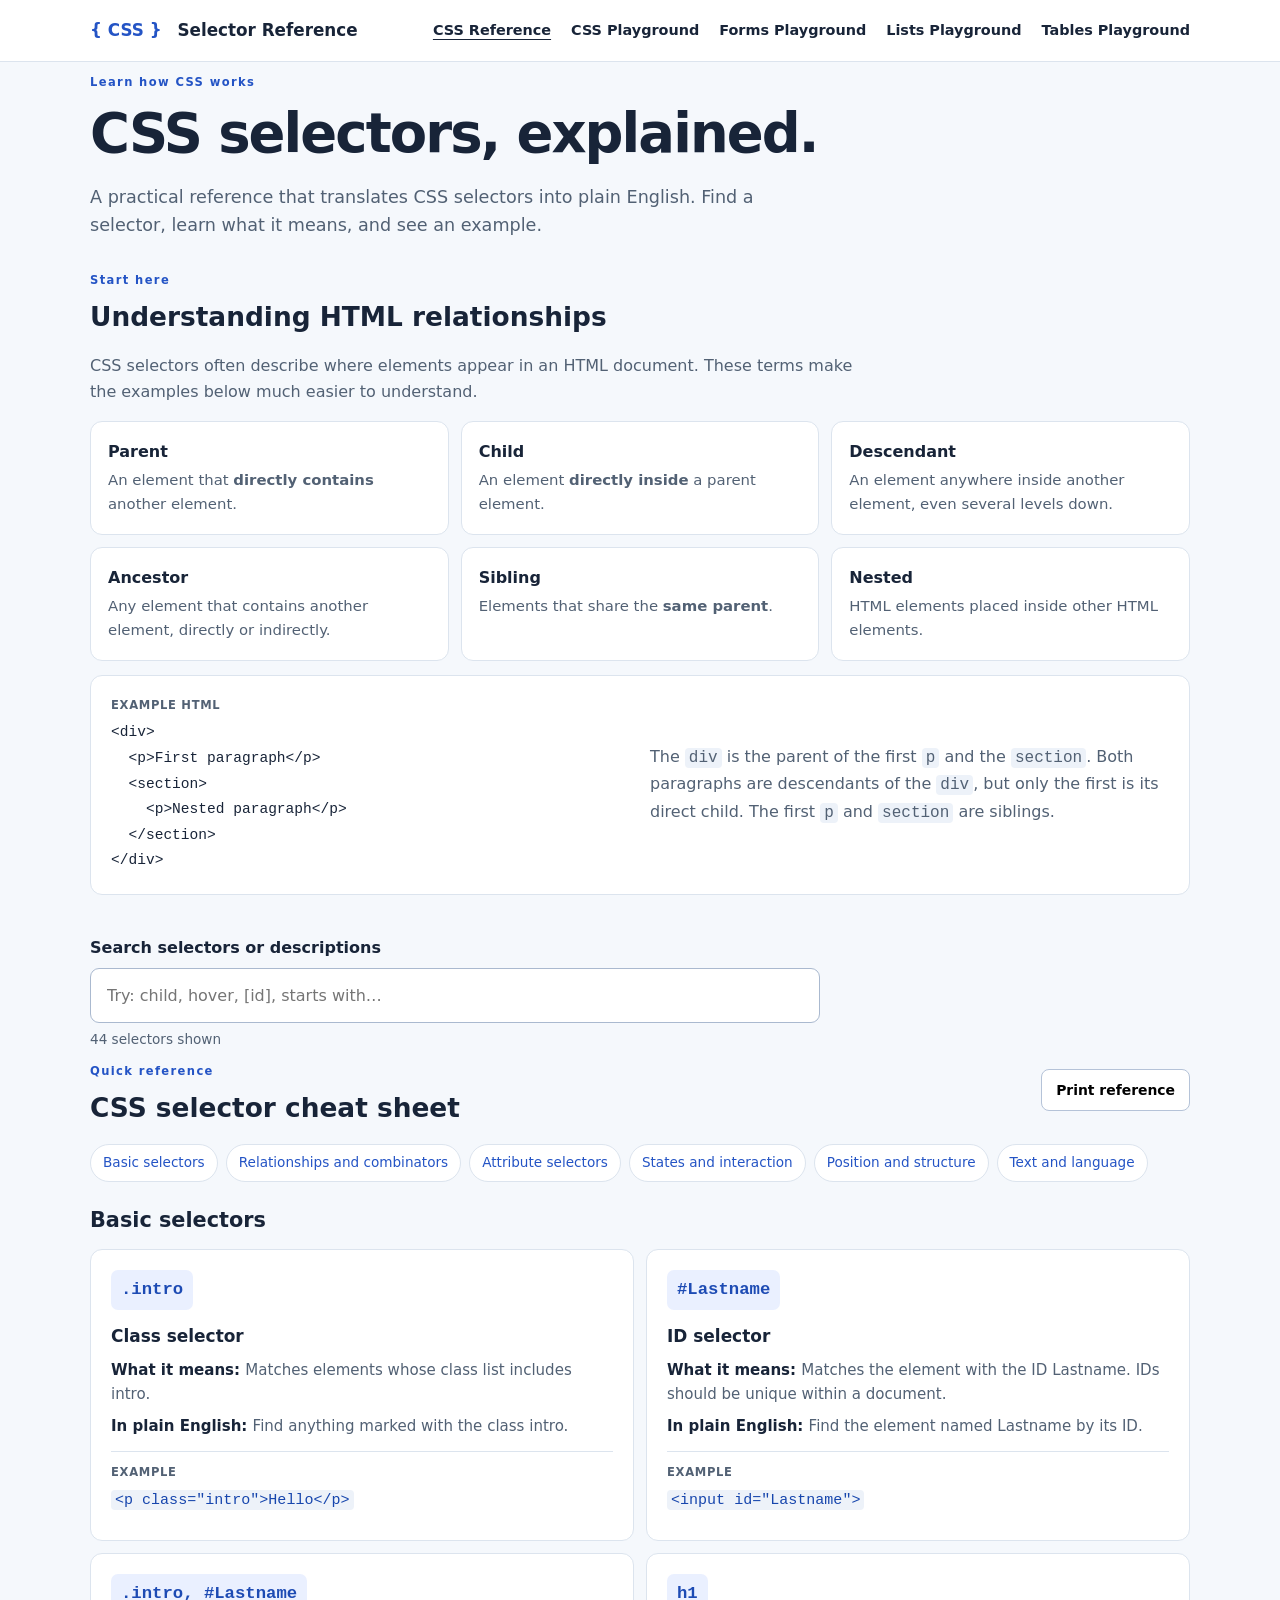
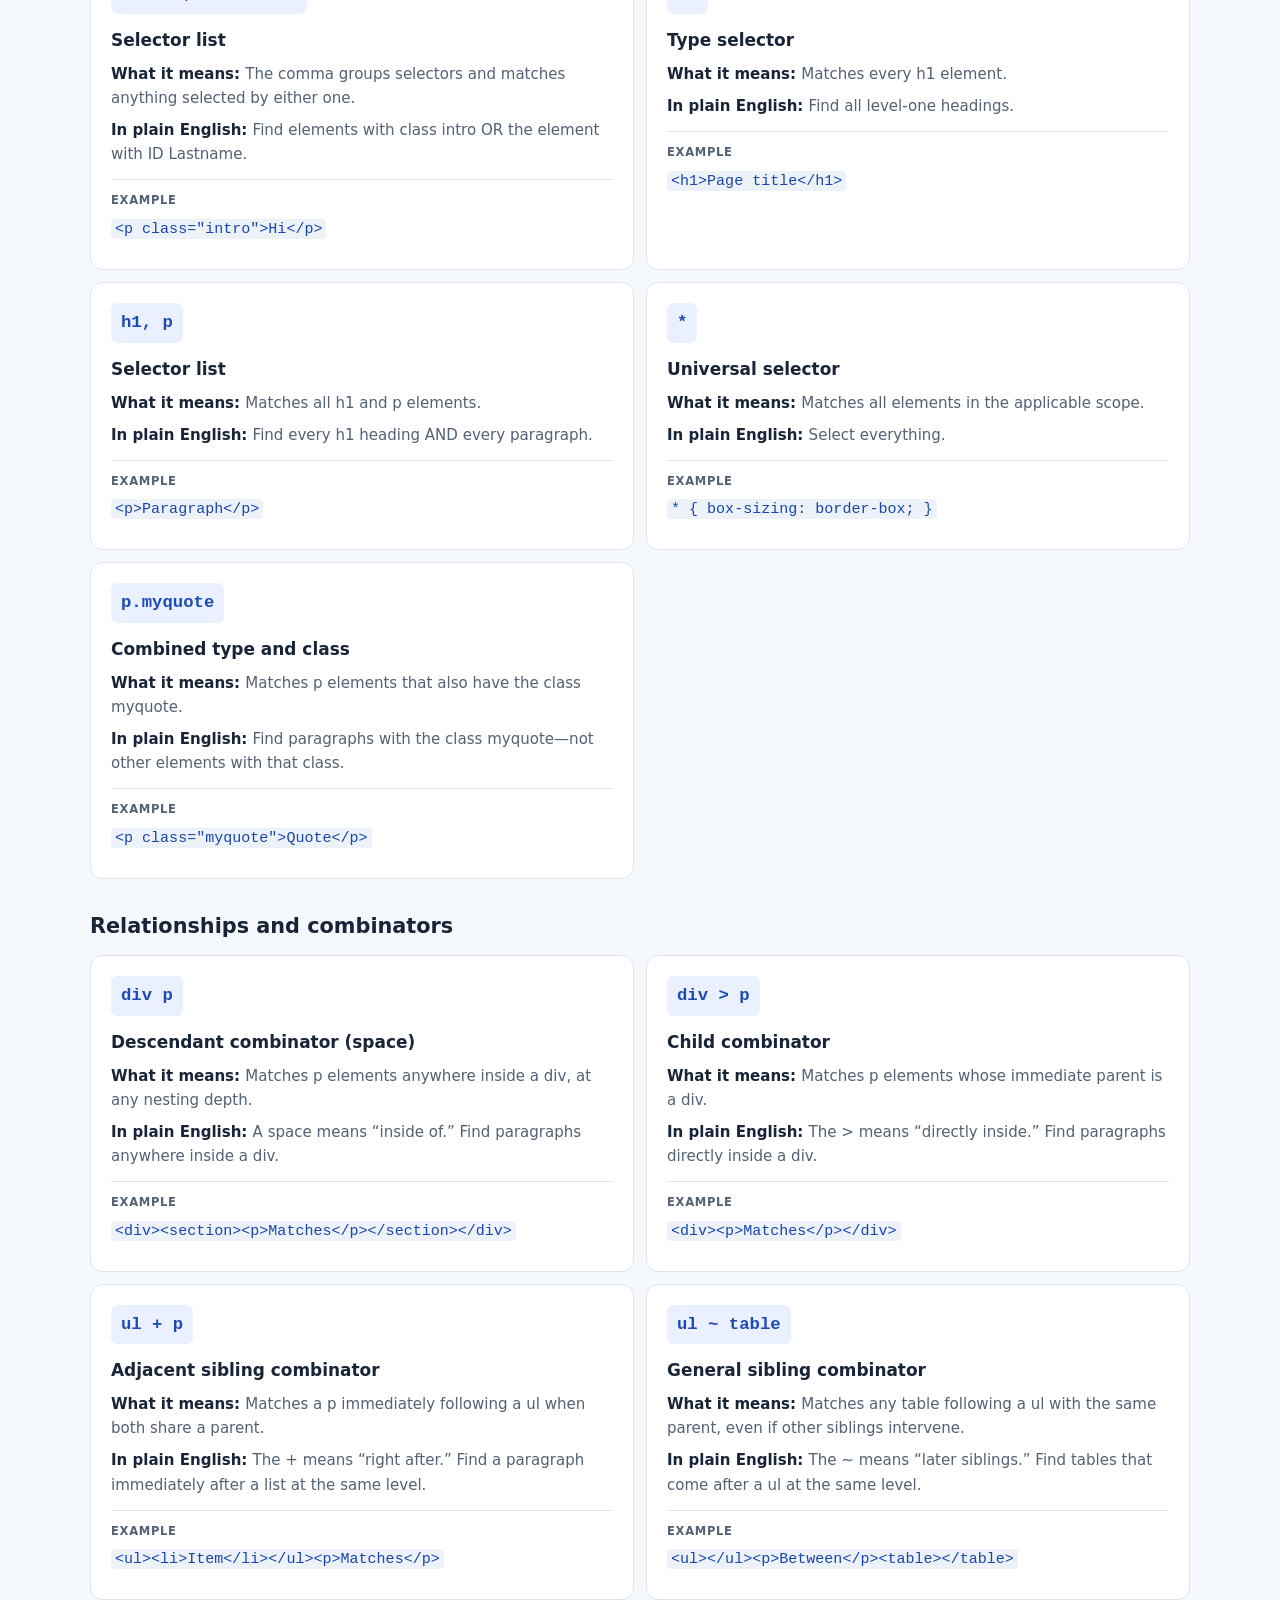
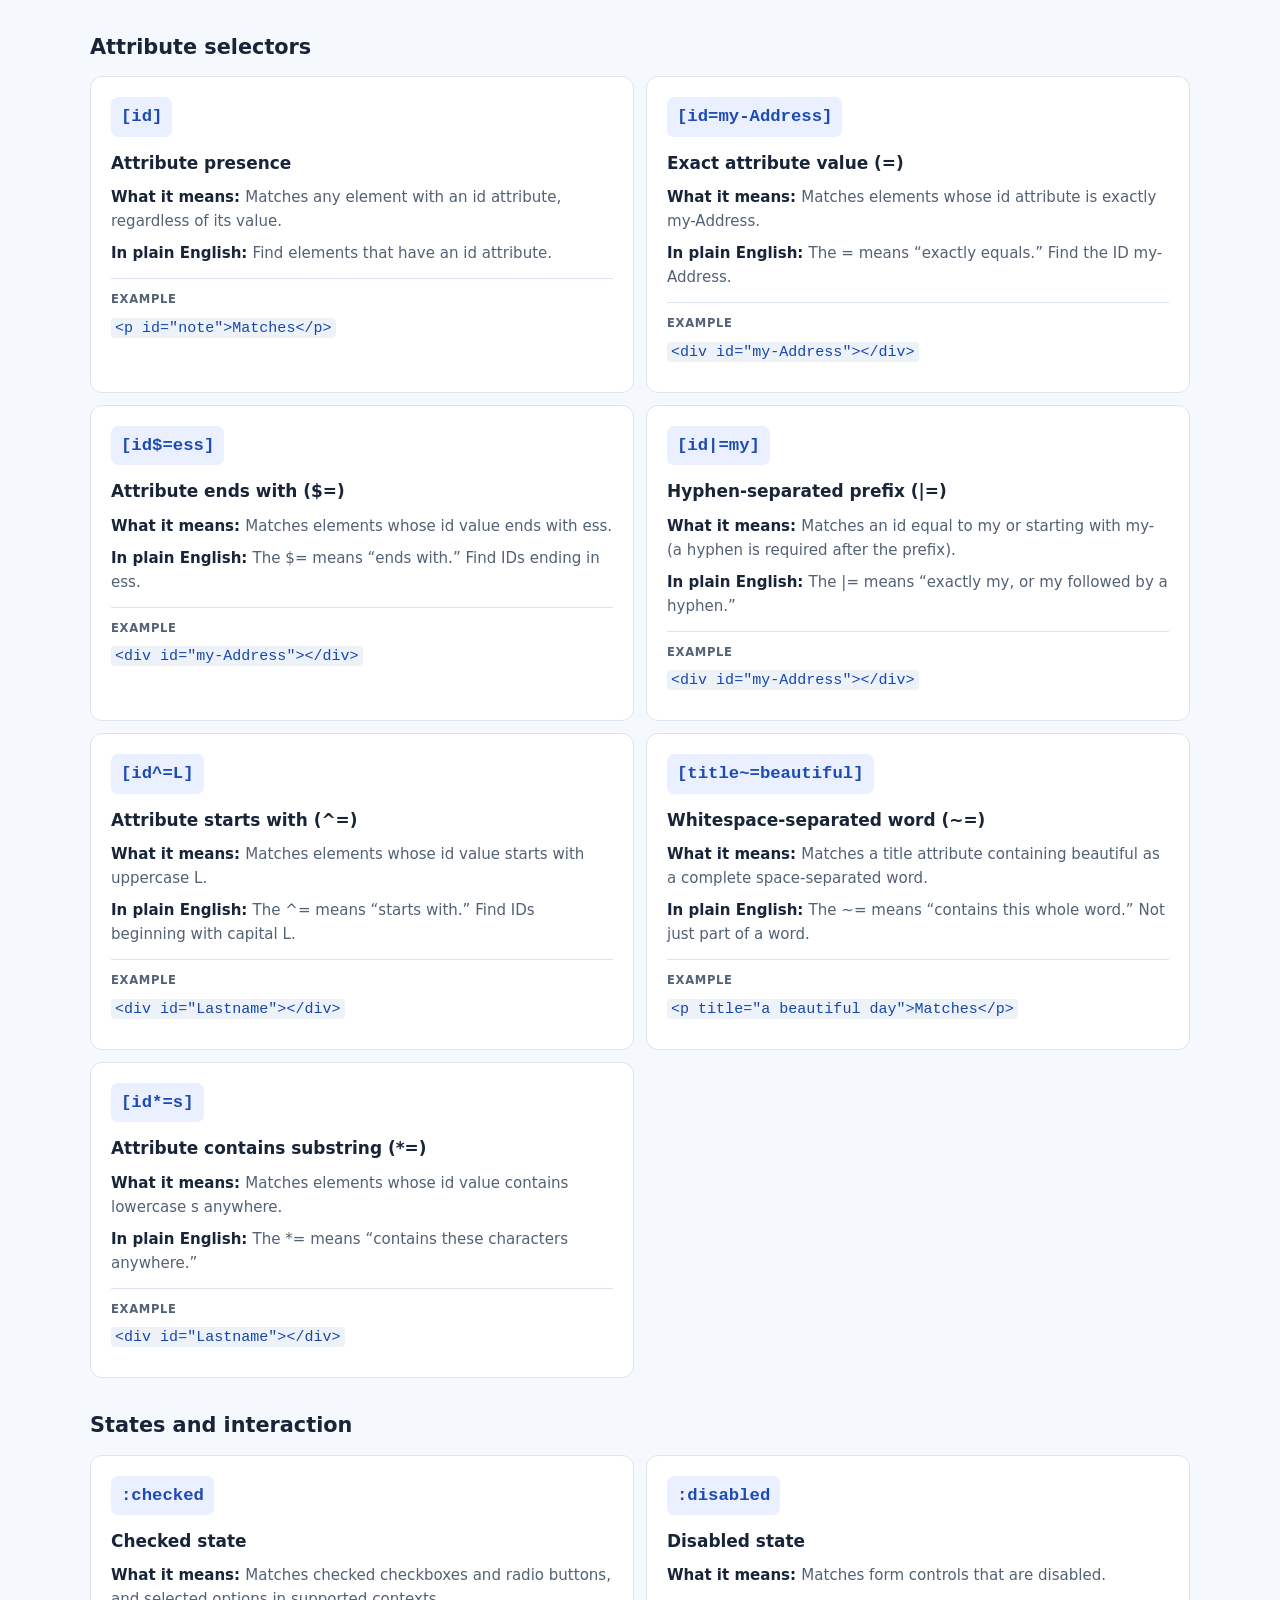
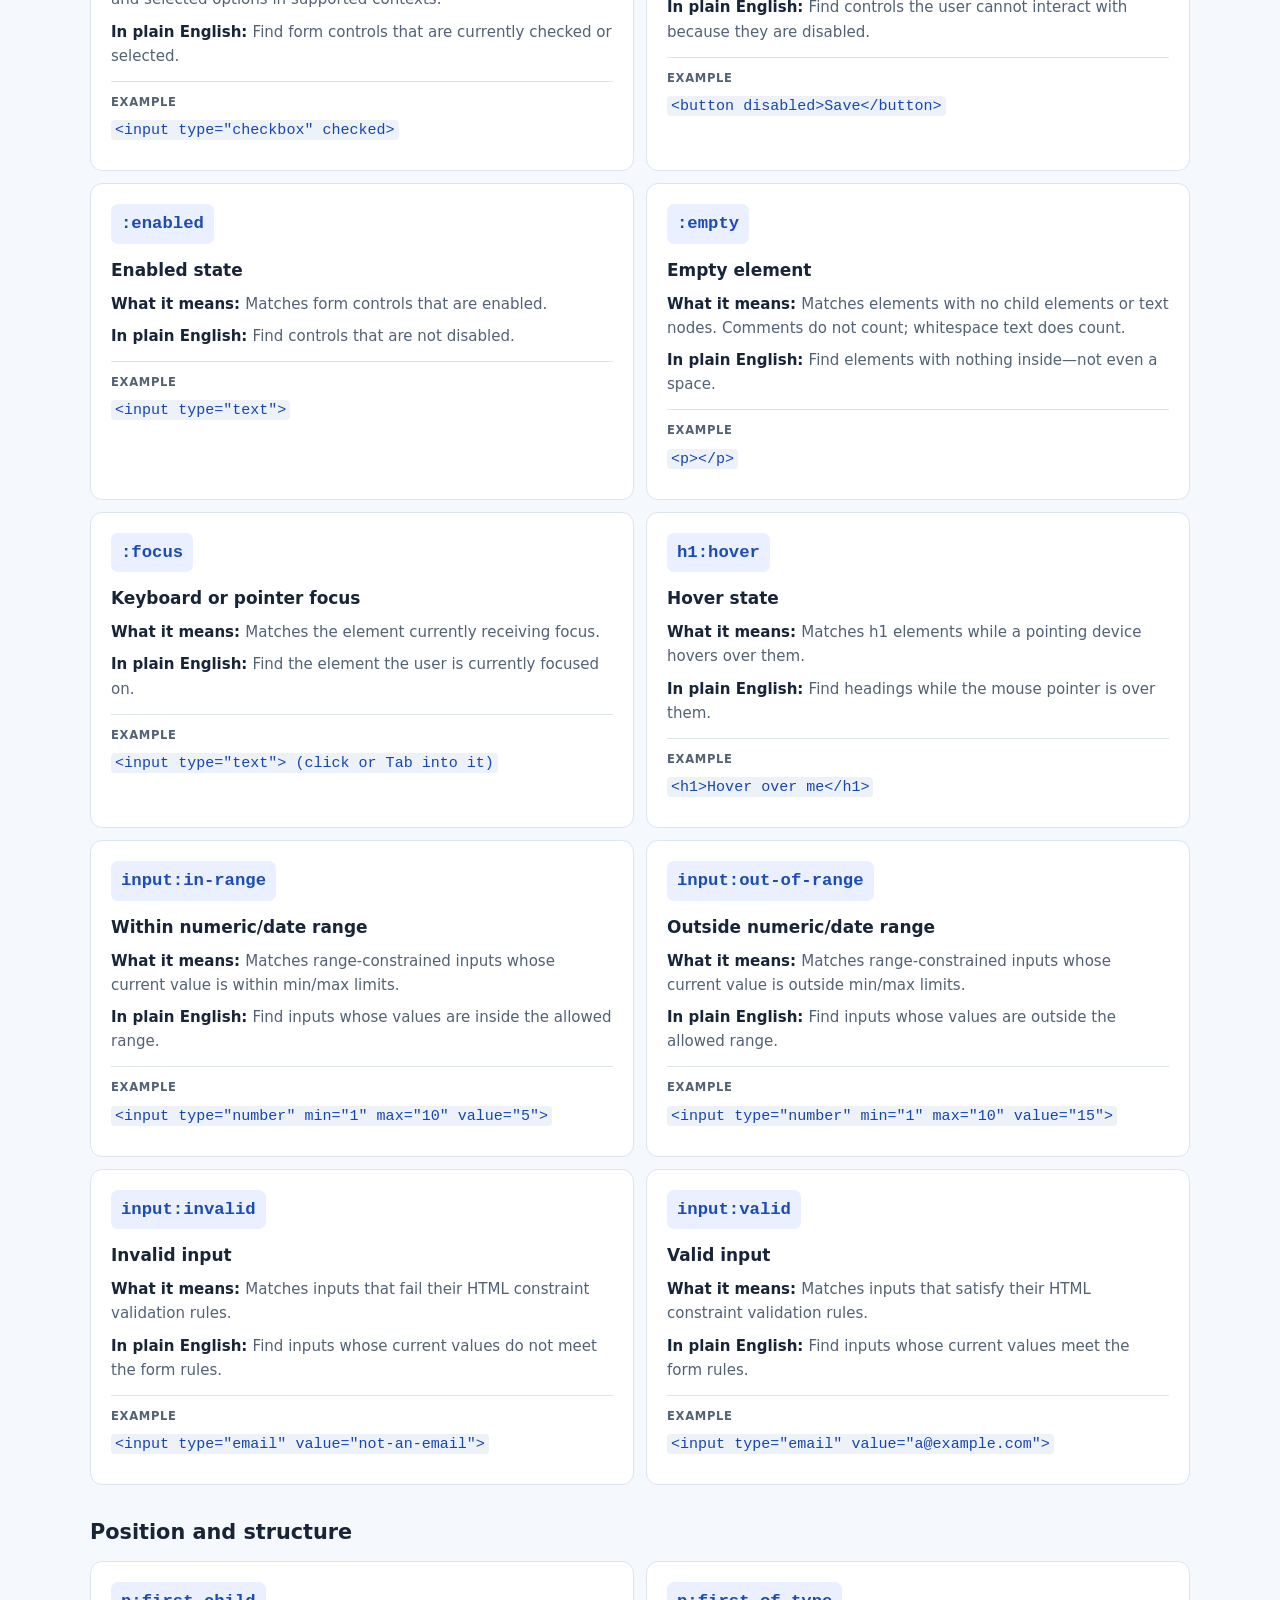
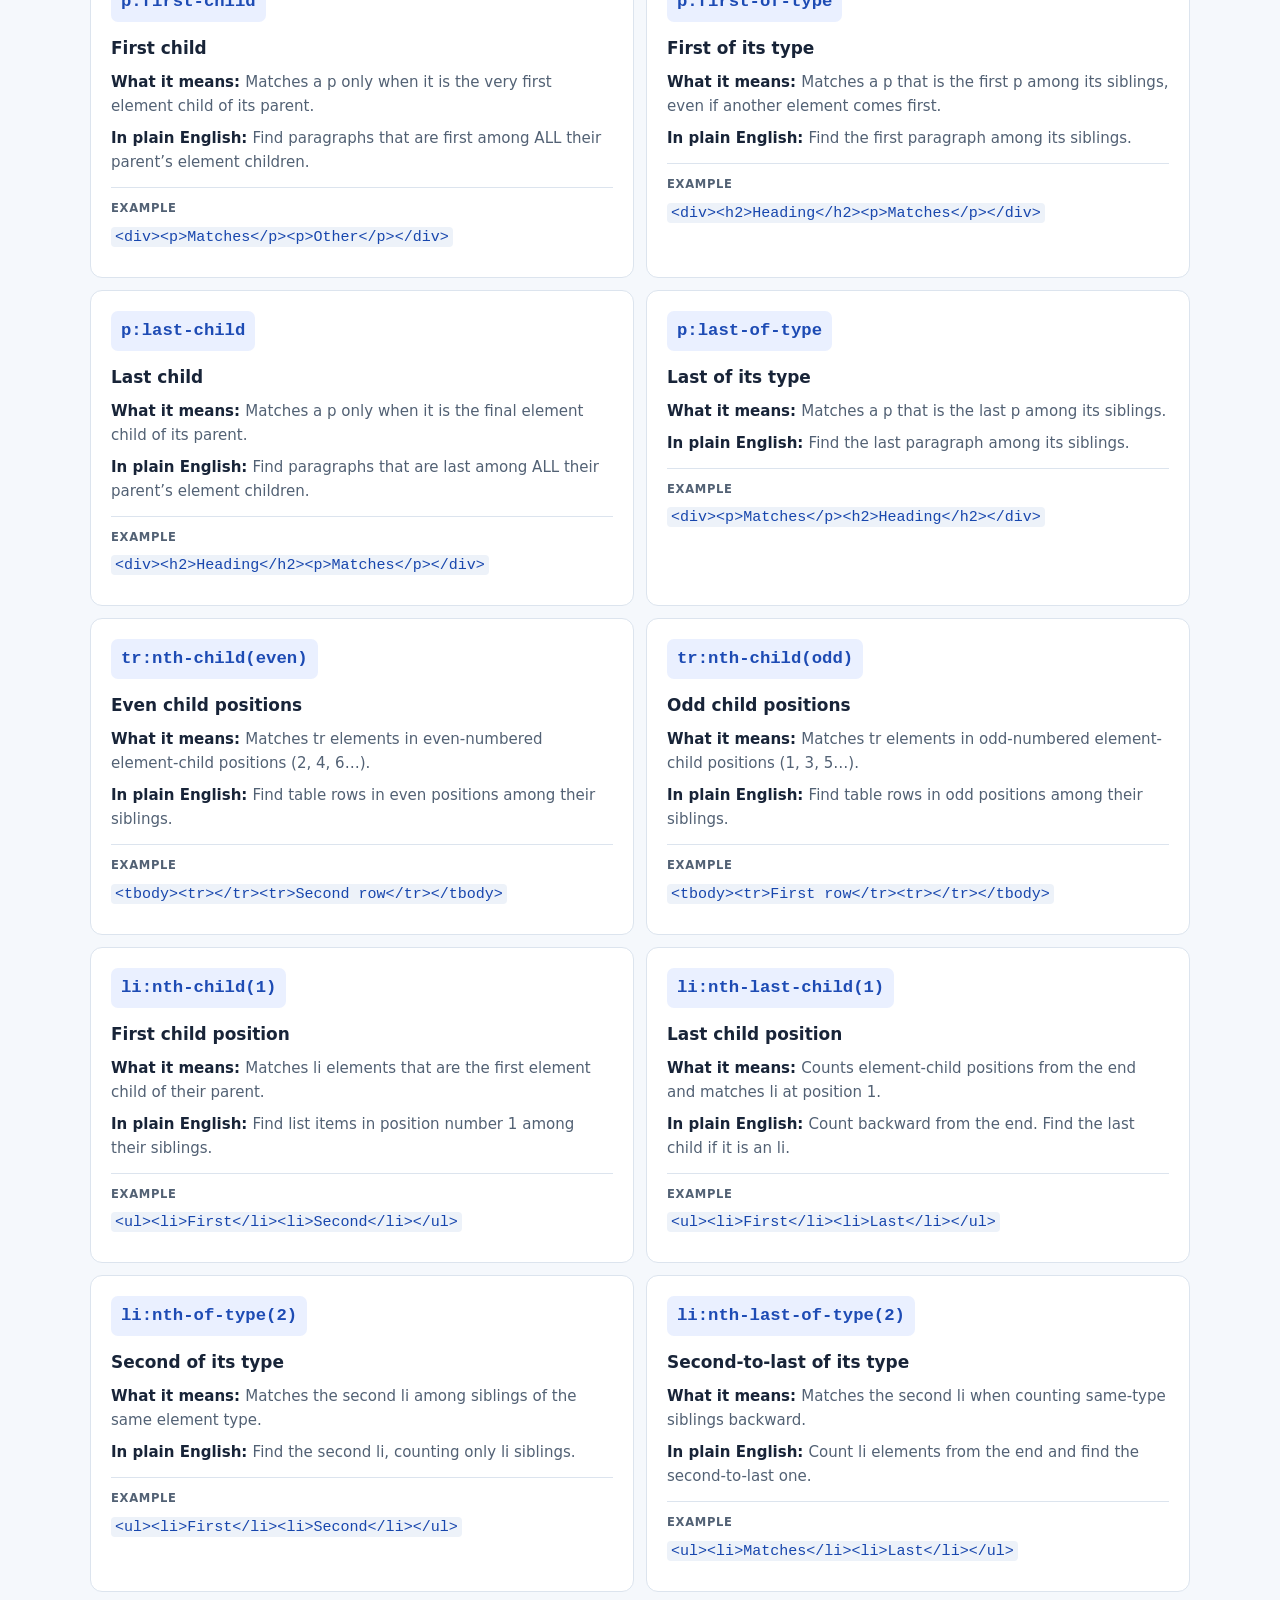
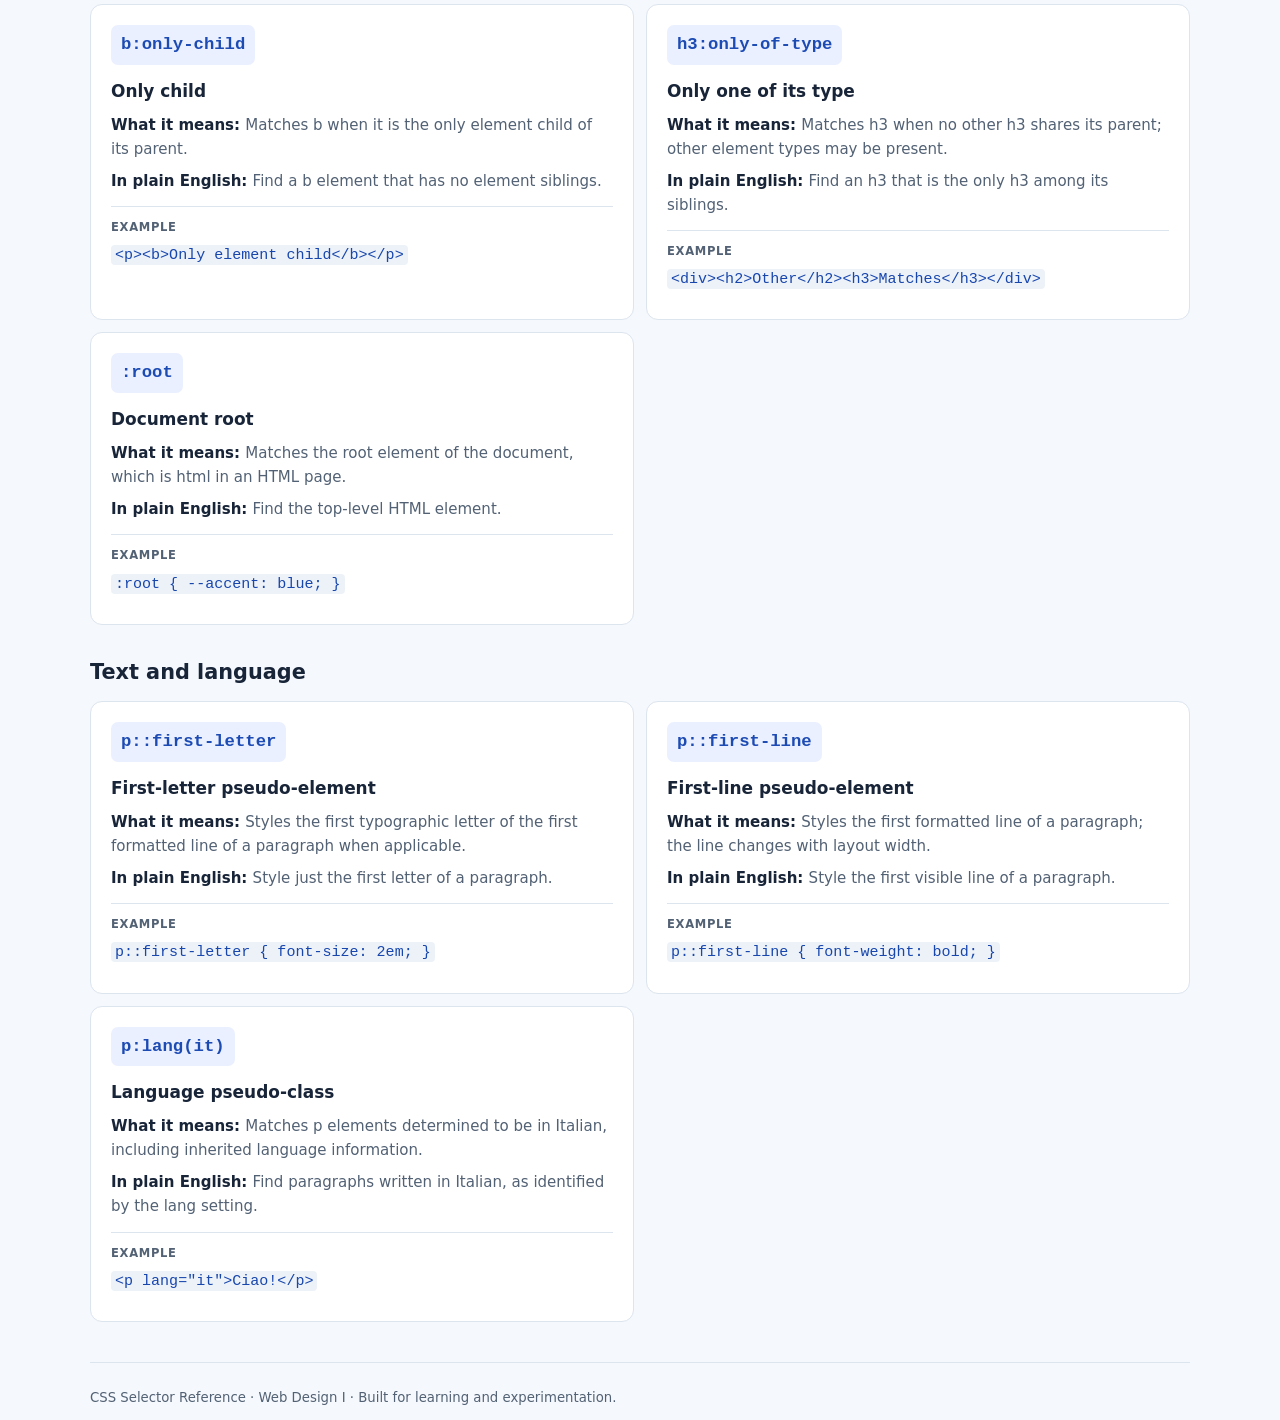
<file: index.html>
<!doctype html>
<html lang="en">
  <head>
    <meta charset="utf-8" />
    <meta name="viewport" content="width=device-width, initial-scale=1" />
    <meta name="description" content="A plain-English CSS selector reference for Web Design I." />
    <title>CSS Selector Reference | Web Design I</title>
    <link rel="stylesheet" href="css/styles.css" />
    <link rel="stylesheet" href="css/navigation.css" />
  </head>
  <body>
    <header class="site-header">
      <div class="container header-inner">
        <a class="brand" href="index.html">{ CSS } <span>Selector Reference</span></a>
        <nav class="site-nav" aria-label="Main navigation">
          <a href="index.html" aria-current="page">CSS Reference</a>
          <a href="playground.html">CSS Playground</a>
          <a href="forms-playground.html">Forms Playground</a>
          <a href="lists-playground.html">Lists Playground</a>
          <a href="tables-playground.html">Tables Playground</a>
        </nav>
      </div>
    </header>
    <main id="top" class="container">
      <section class="hero" aria-labelledby="page-title">
        <p class="eyebrow">Learn how CSS works</p>
        <h1 id="page-title">CSS selectors, explained.</h1>
        <p class="lede">A practical reference that translates CSS selectors into plain English. Find a selector, learn what it means, and see an example.</p>

        <!---->
      </section>
      <section class="vocabulary" aria-labelledby="vocab-heading">
        <div class="section-heading">
          <div>
            <p class="eyebrow">Start here</p>
            <h2 id="vocab-heading">Understanding HTML relationships</h2>
          </div>
        </div>
        <p>CSS selectors often describe where elements appear in an HTML document. These terms make the examples below much easier to understand.</p>
        <div class="vocab-grid">
          <article>
            <h3>Parent</h3>
            <p>An element that <strong>directly contains</strong> another element.</p>
          </article>
          <article>
            <h3>Child</h3>
            <p>An element <strong>directly inside</strong> a parent element.</p>
          </article>
          <article>
            <h3>Descendant</h3>
            <p>An element anywhere inside another element, even several levels down.</p>
          </article>
          <article>
            <h3>Ancestor</h3>
            <p>Any element that contains another element, directly or indirectly.</p>
          </article>
          <article>
            <h3>Sibling</h3>
            <p>Elements that share the <strong>same parent</strong>.</p>
          </article>
          <article>
            <h3>Nested</h3>
            <p>HTML elements placed inside other HTML elements.</p>
          </article>
        </div>
        <div class="code-example">
          <div>
            <span class="code-label">Example HTML</span>
            <pre><code>&lt;div&gt;
  &lt;p&gt;First paragraph&lt;/p&gt;
  &lt;section&gt;
    &lt;p&gt;Nested paragraph&lt;/p&gt;
  &lt;/section&gt;
&lt;/div&gt;</code></pre>
          </div>
          <p>The <code>div</code> is the parent of the first <code>p</code> and the <code>section</code>. Both paragraphs are descendants of the <code>div</code>, but only the first is its direct child. The first <code>p</code> and <code>section</code> are siblings.</p>
        </div>
      </section>
      <section class="reference" aria-labelledby="reference-heading">
        <div class="search-wrap"><label for="search">Search selectors or descriptions</label><input id="search" type="search" placeholder="Try: child, hover, [id], starts with…" autocomplete="off" /><span id="result-count" role="status" aria-live="polite"></span></div>

        <div class="section-heading">
          <div>
            <p class="eyebrow">Quick reference</p>
            <h2 id="reference-heading">CSS selector cheat sheet</h2>
          </div>
          <button id="print-button" type="button" class="print-button">Print reference</button>
        </div>
        <nav id="category-nav" class="category-nav" aria-label="Selector categories"></nav>
        <div id="reference-list"></div>
        <p id="empty-message" class="empty-message" hidden>No selectors found. Try a different search term.</p>
      </section>
    </main>
    <footer class="container footer">CSS Selector Reference · Web Design I · Built for learning and experimentation.</footer>
    <script src="js/selectors.js" defer></script>
    <script src="js/scripts.js" defer></script>
  </body>
</html>
</file>
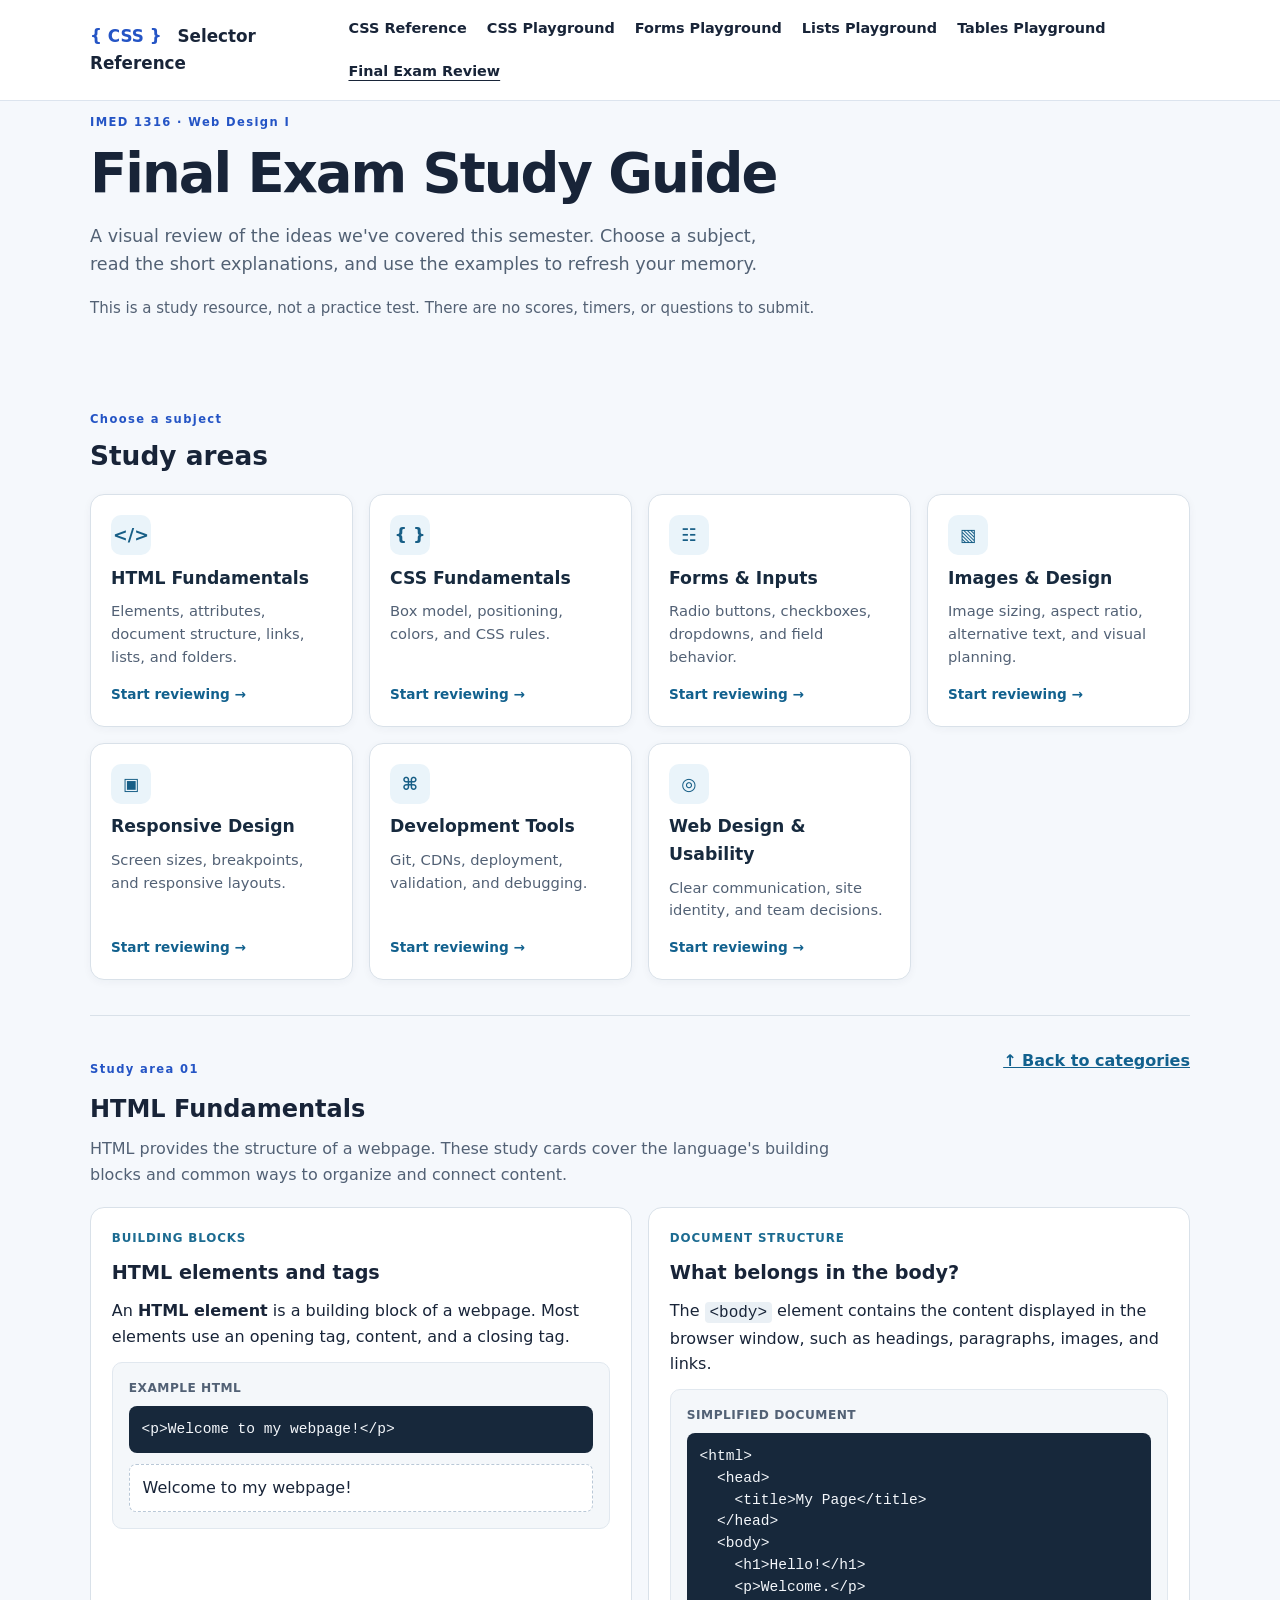
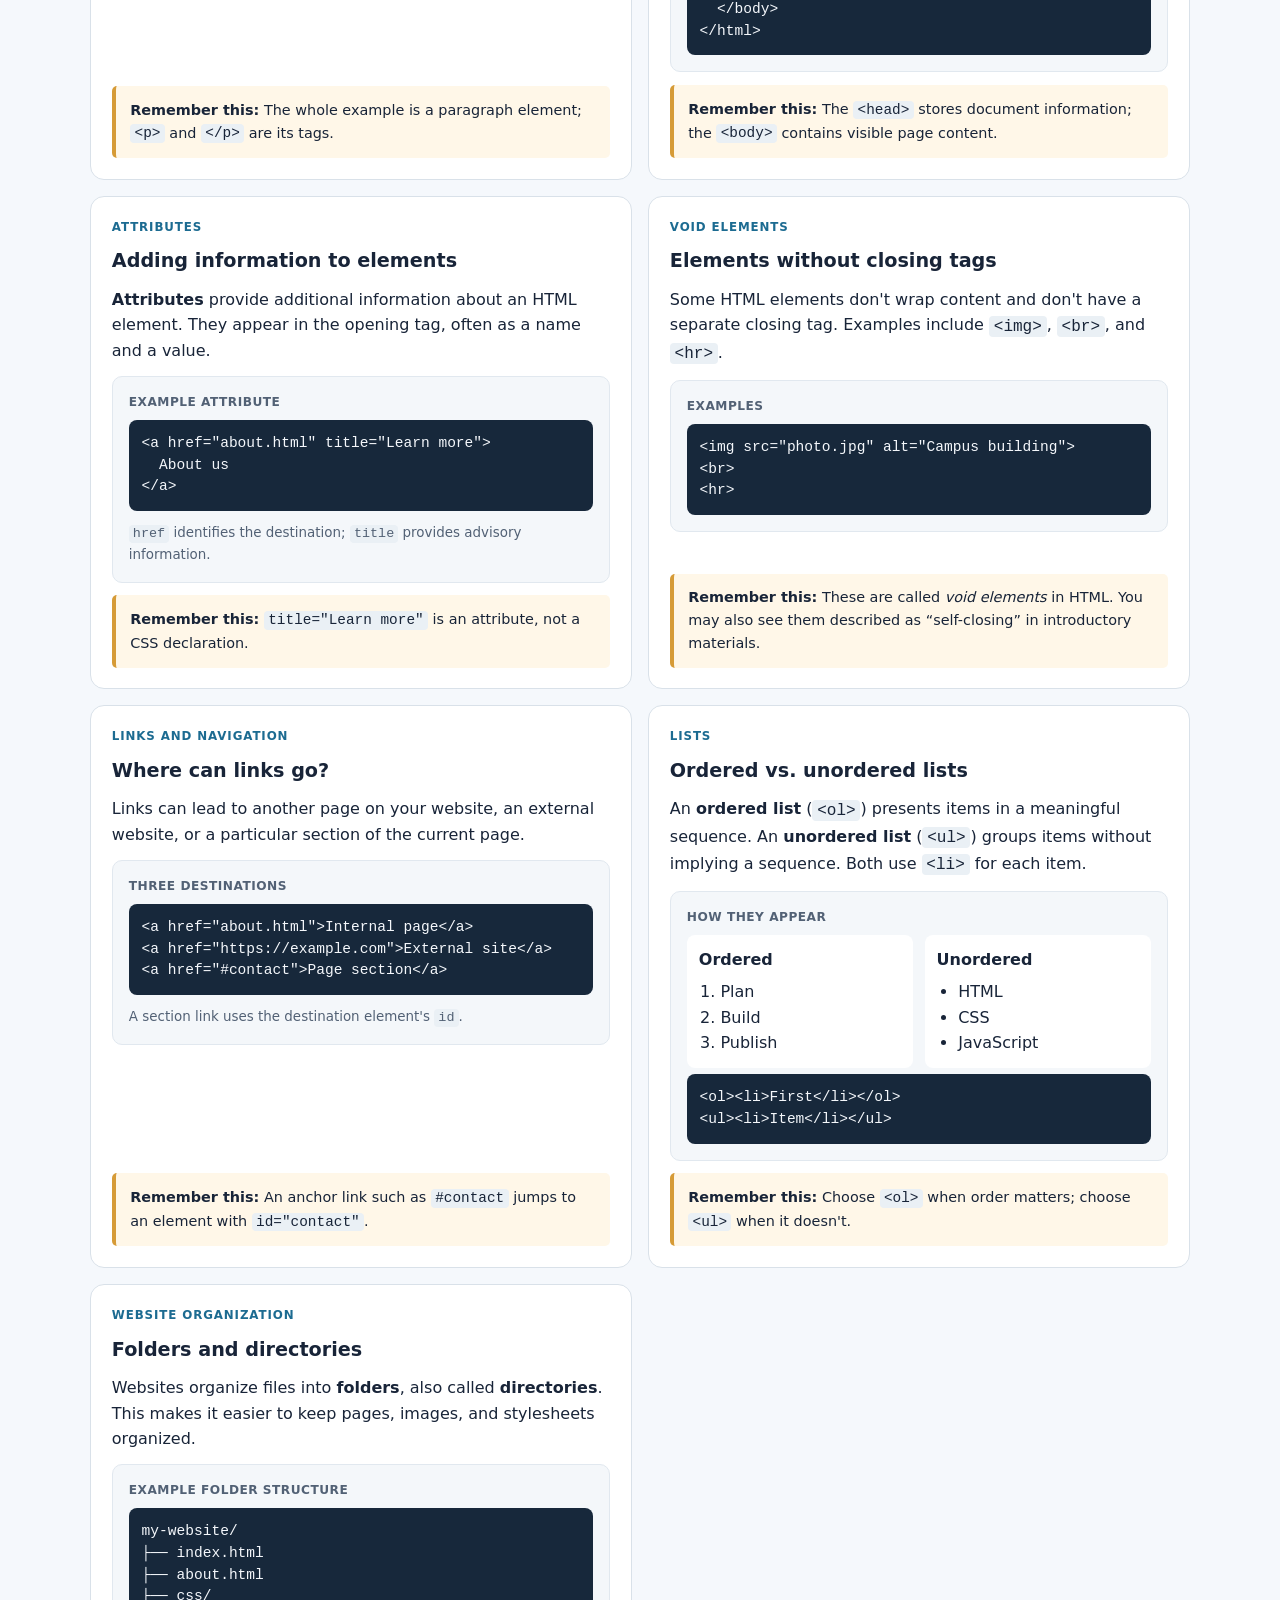
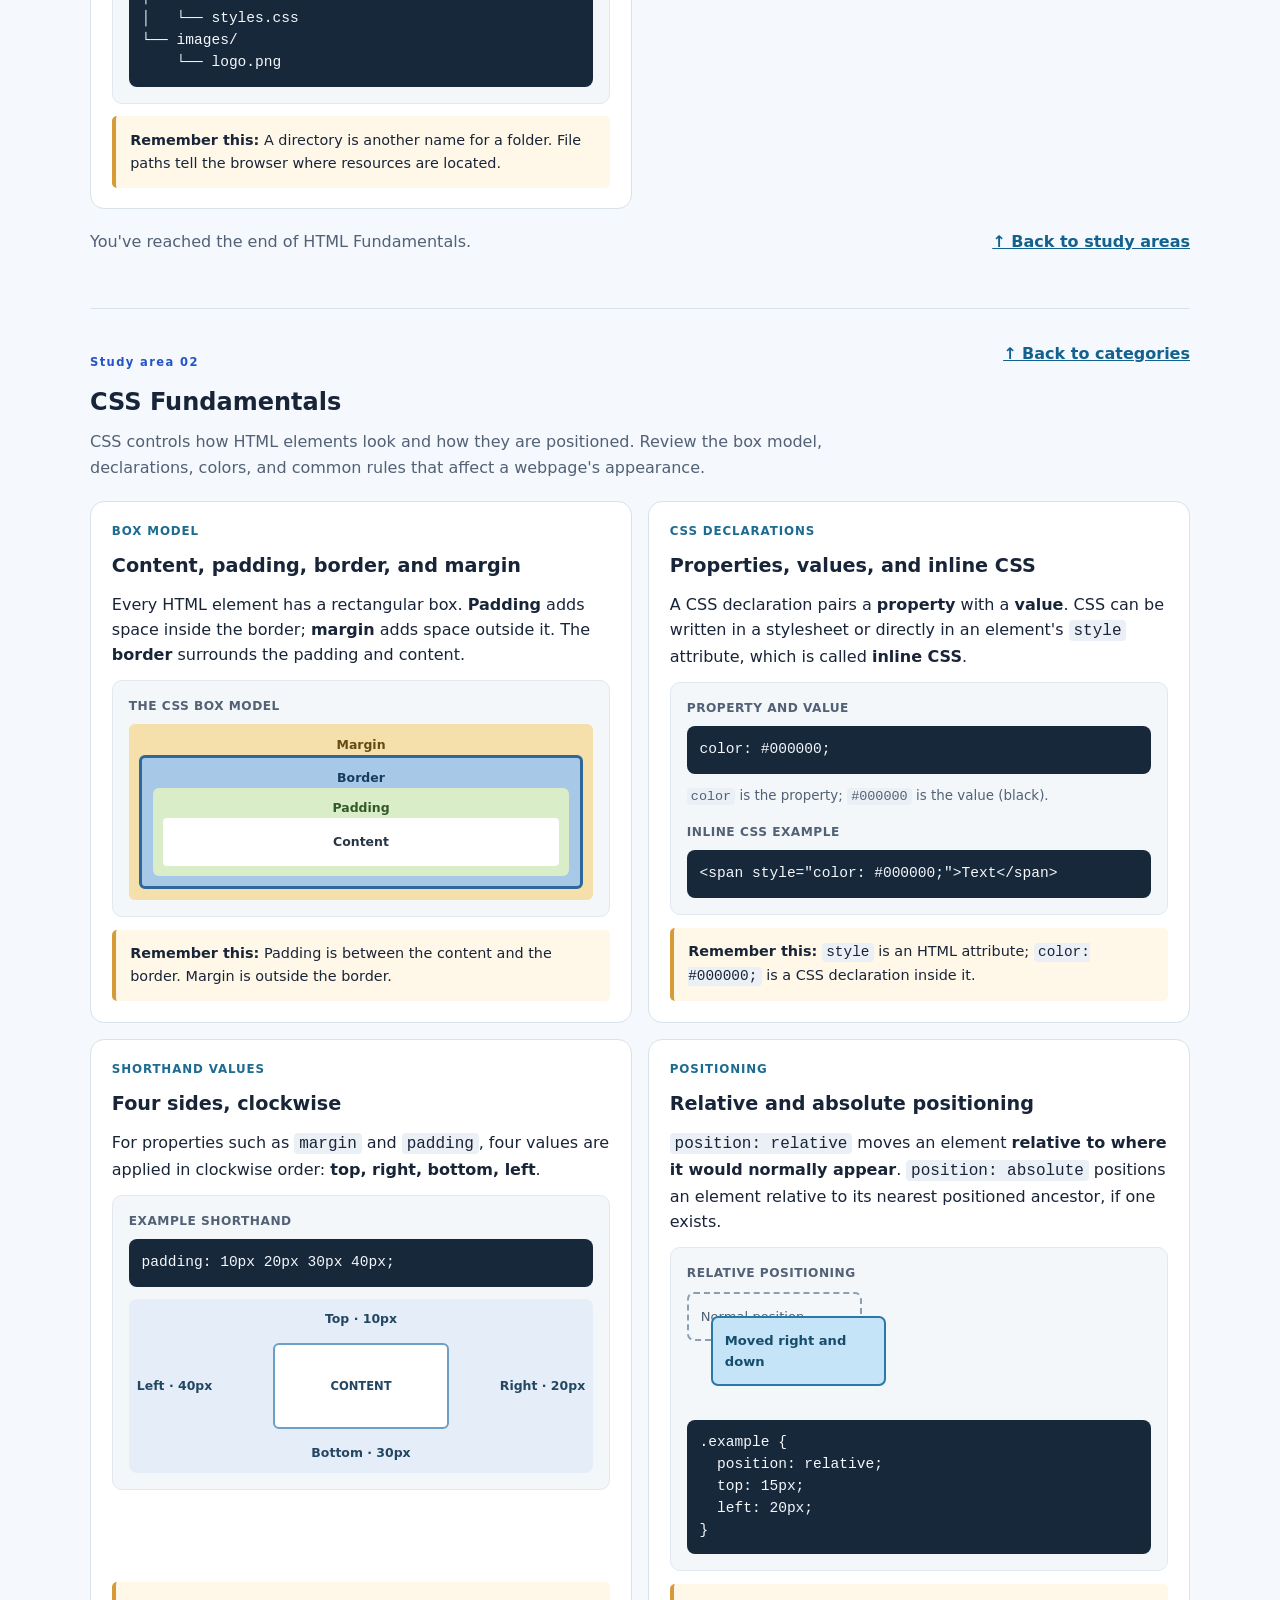
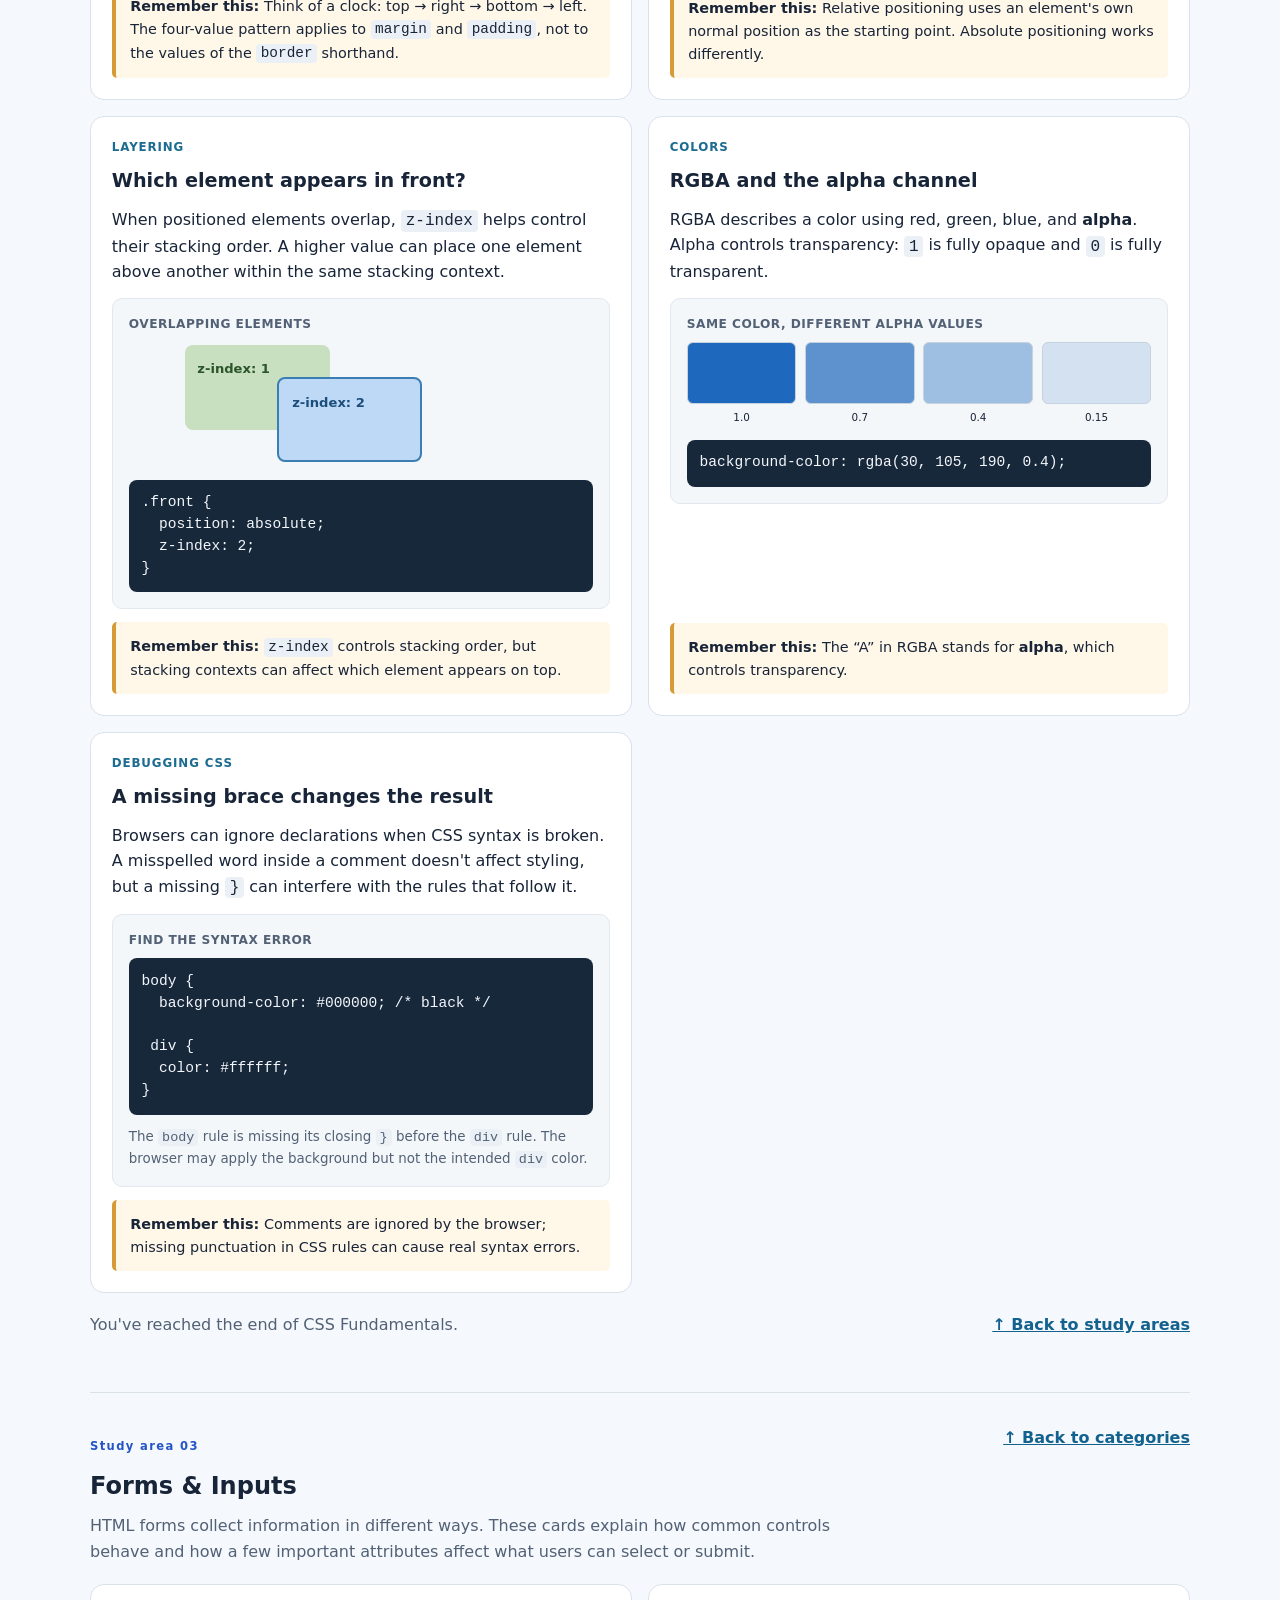
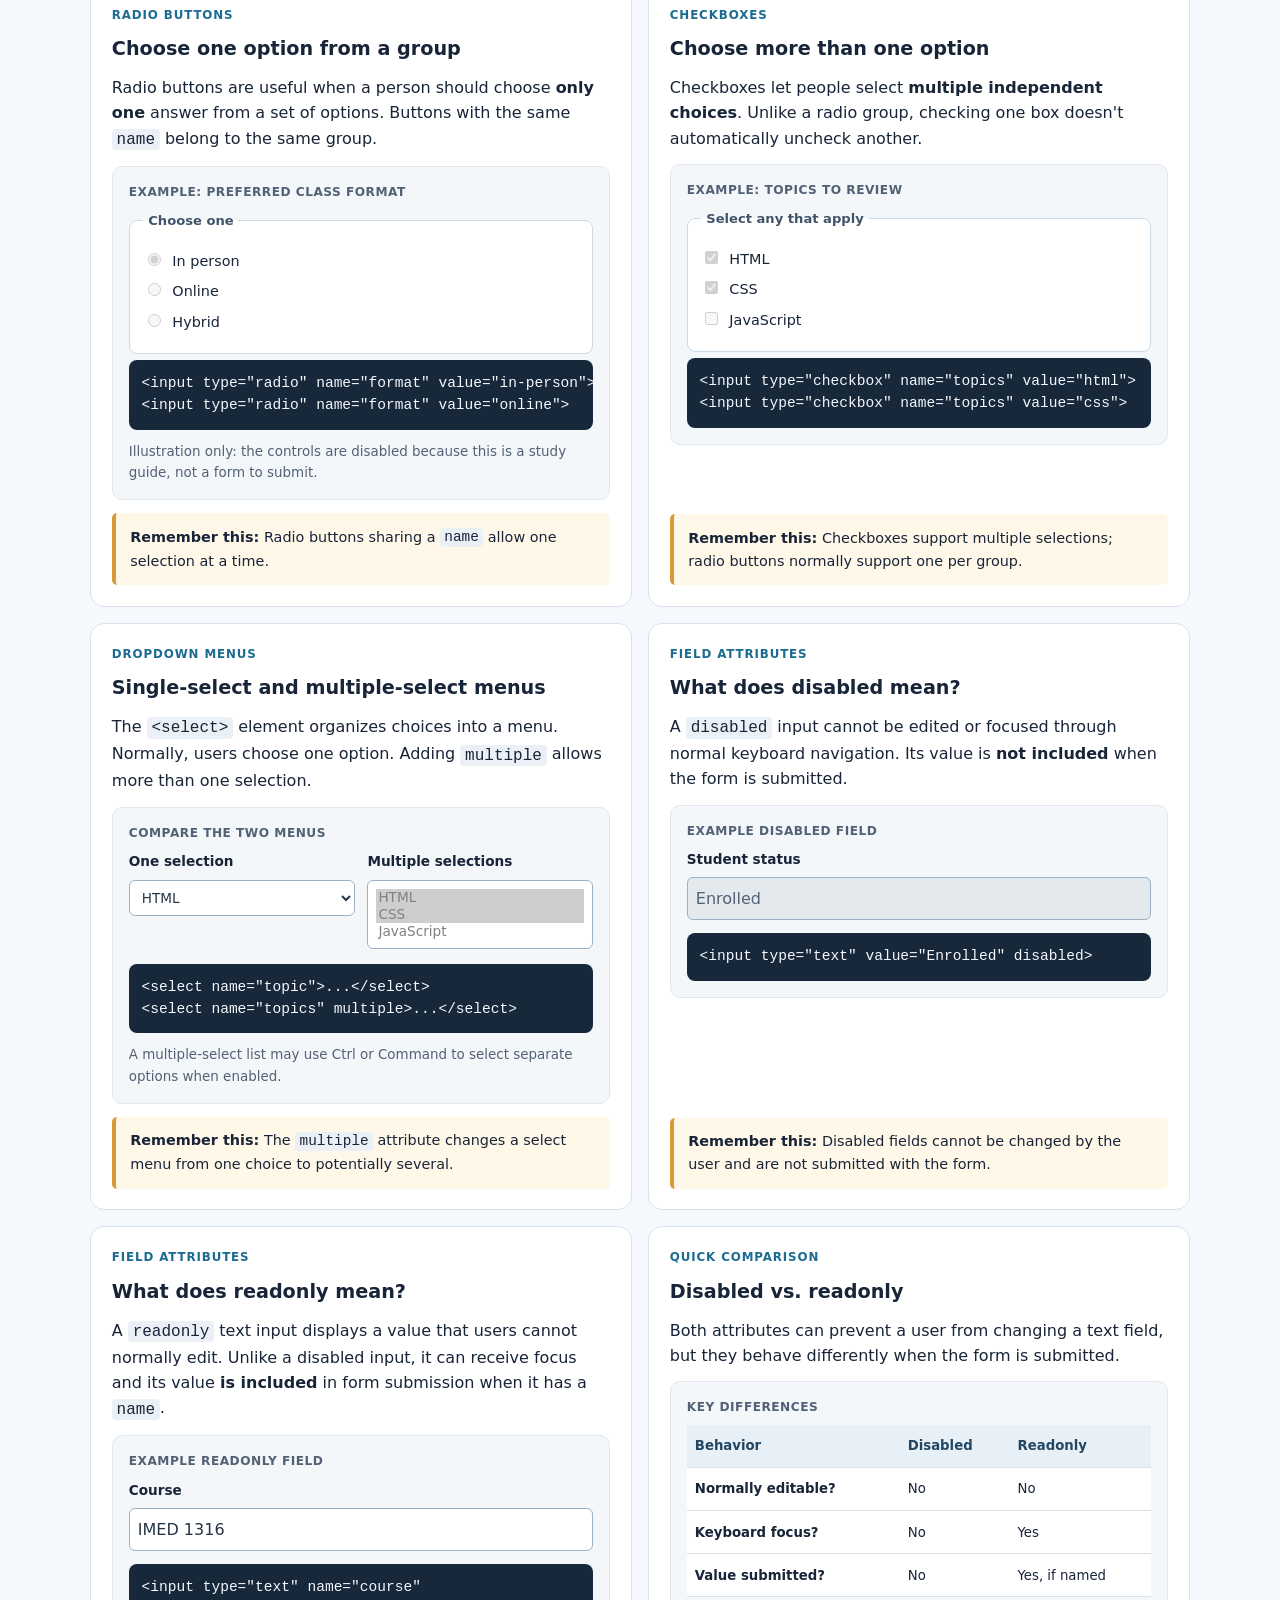
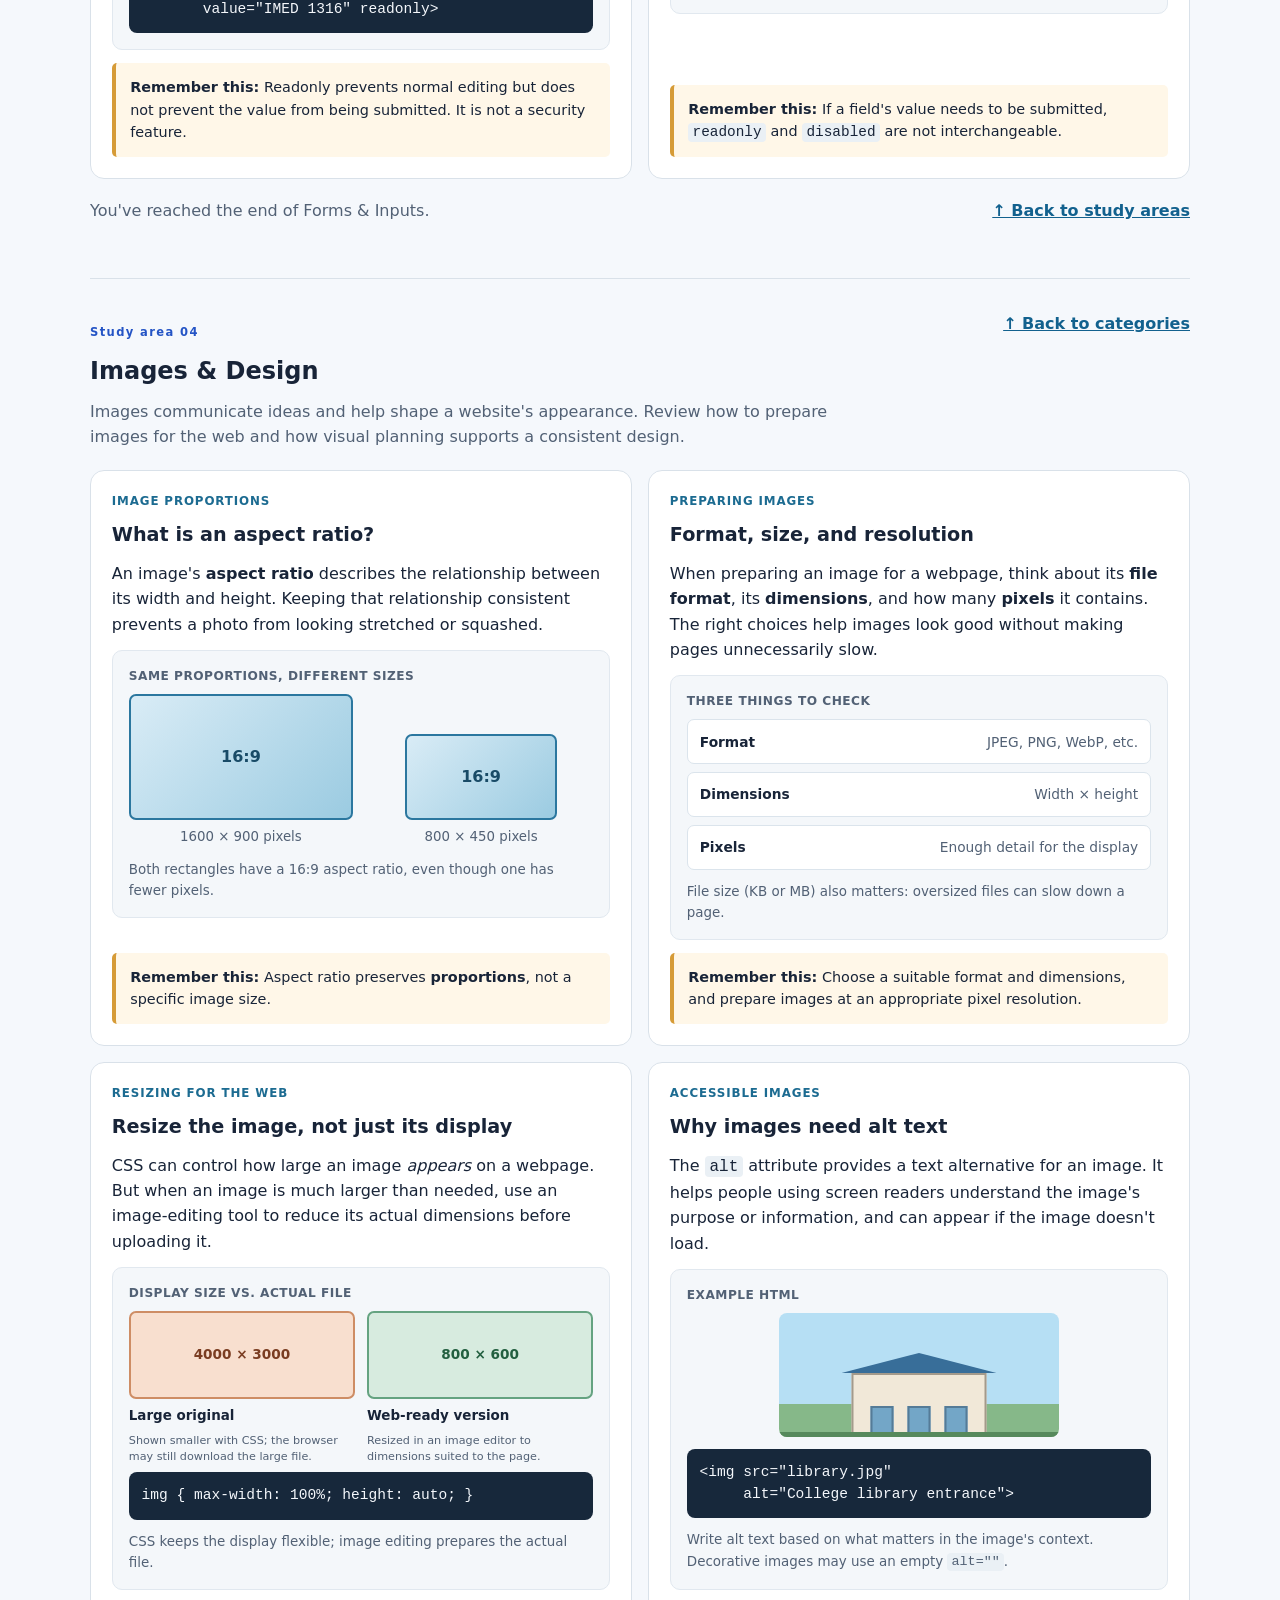
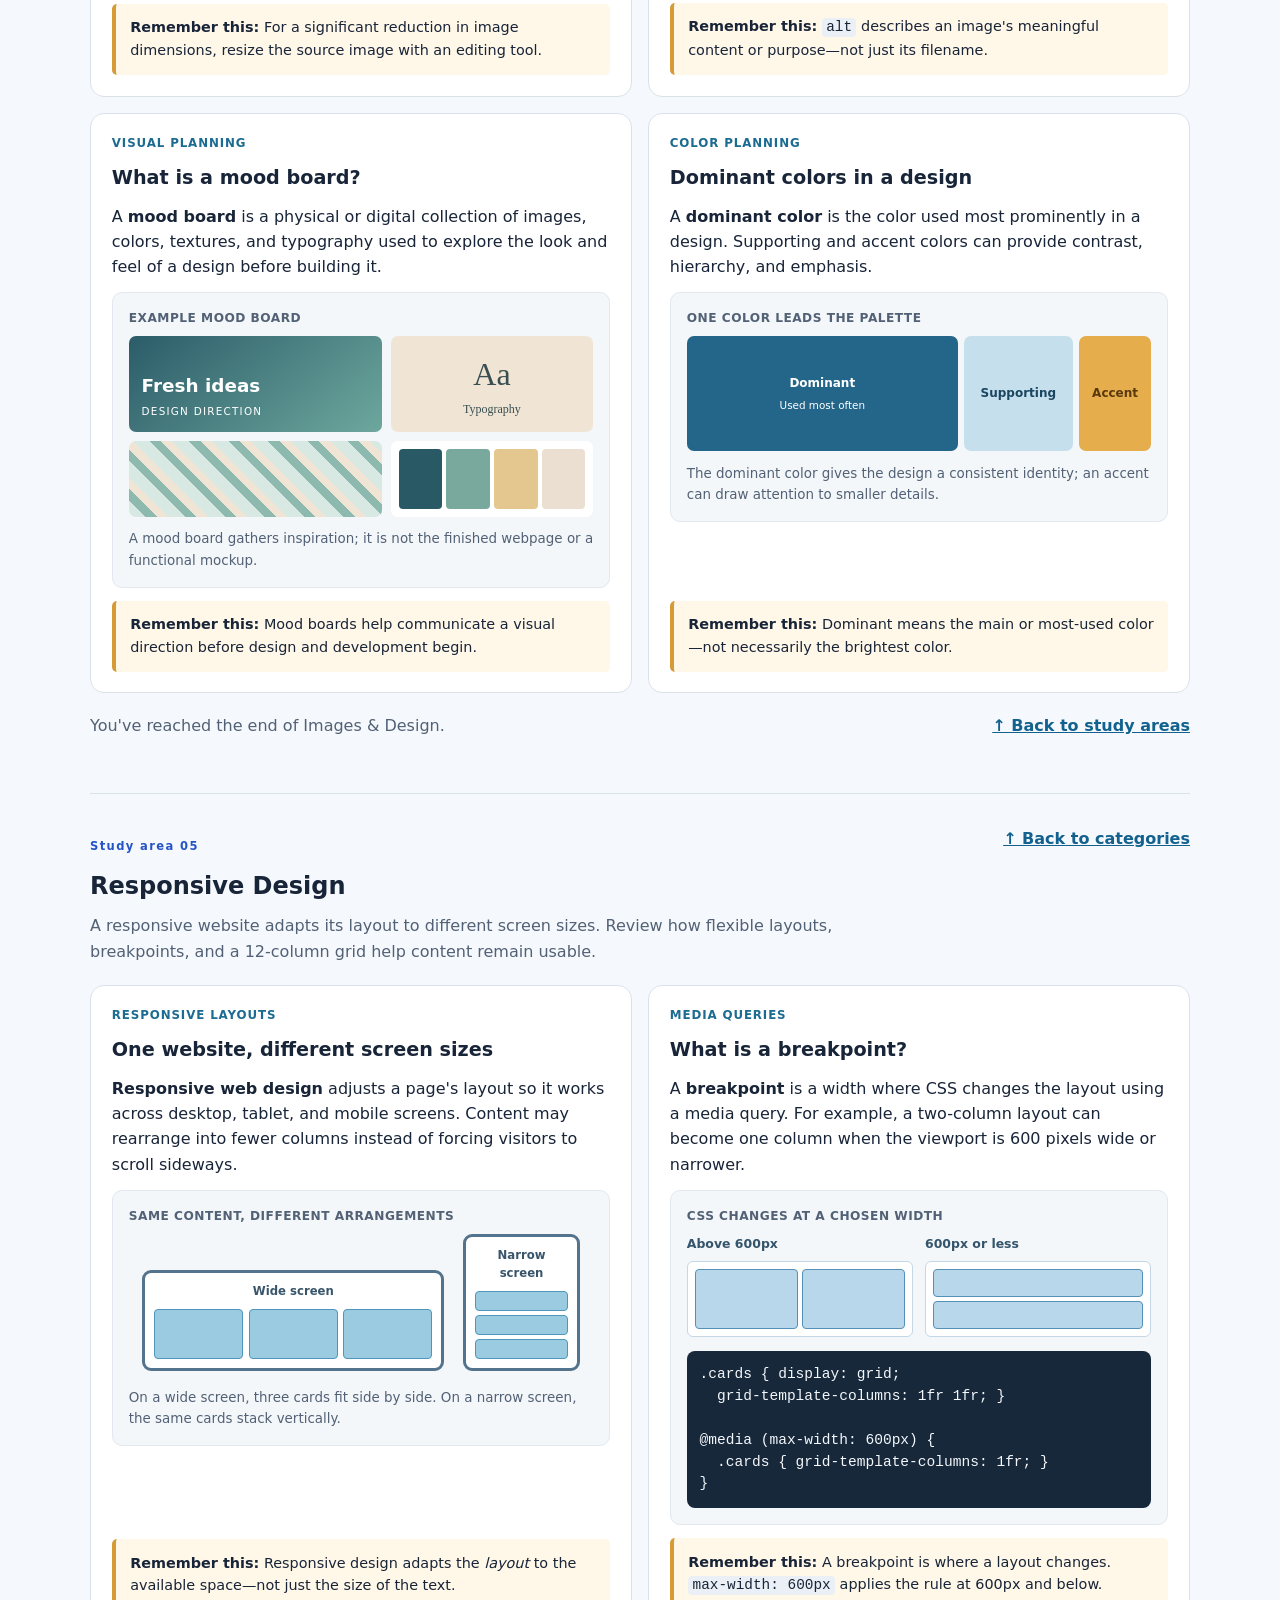
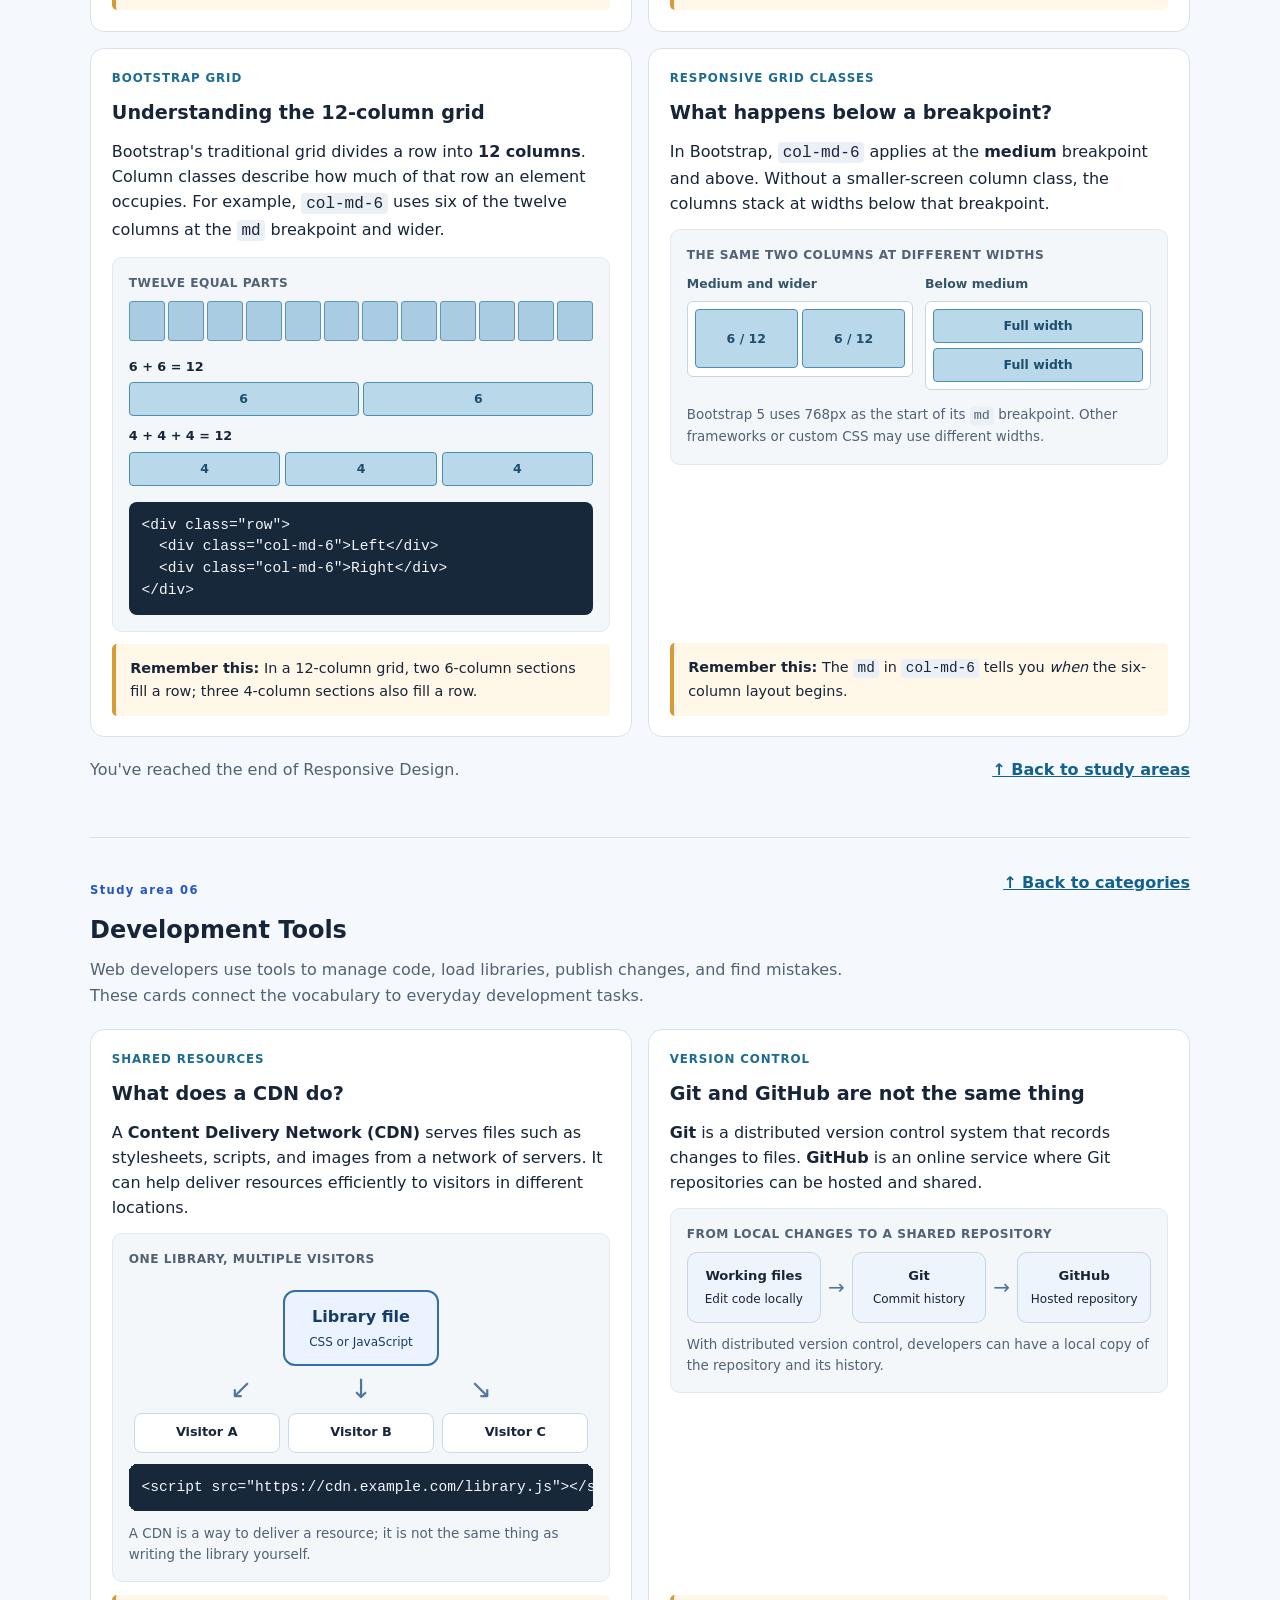
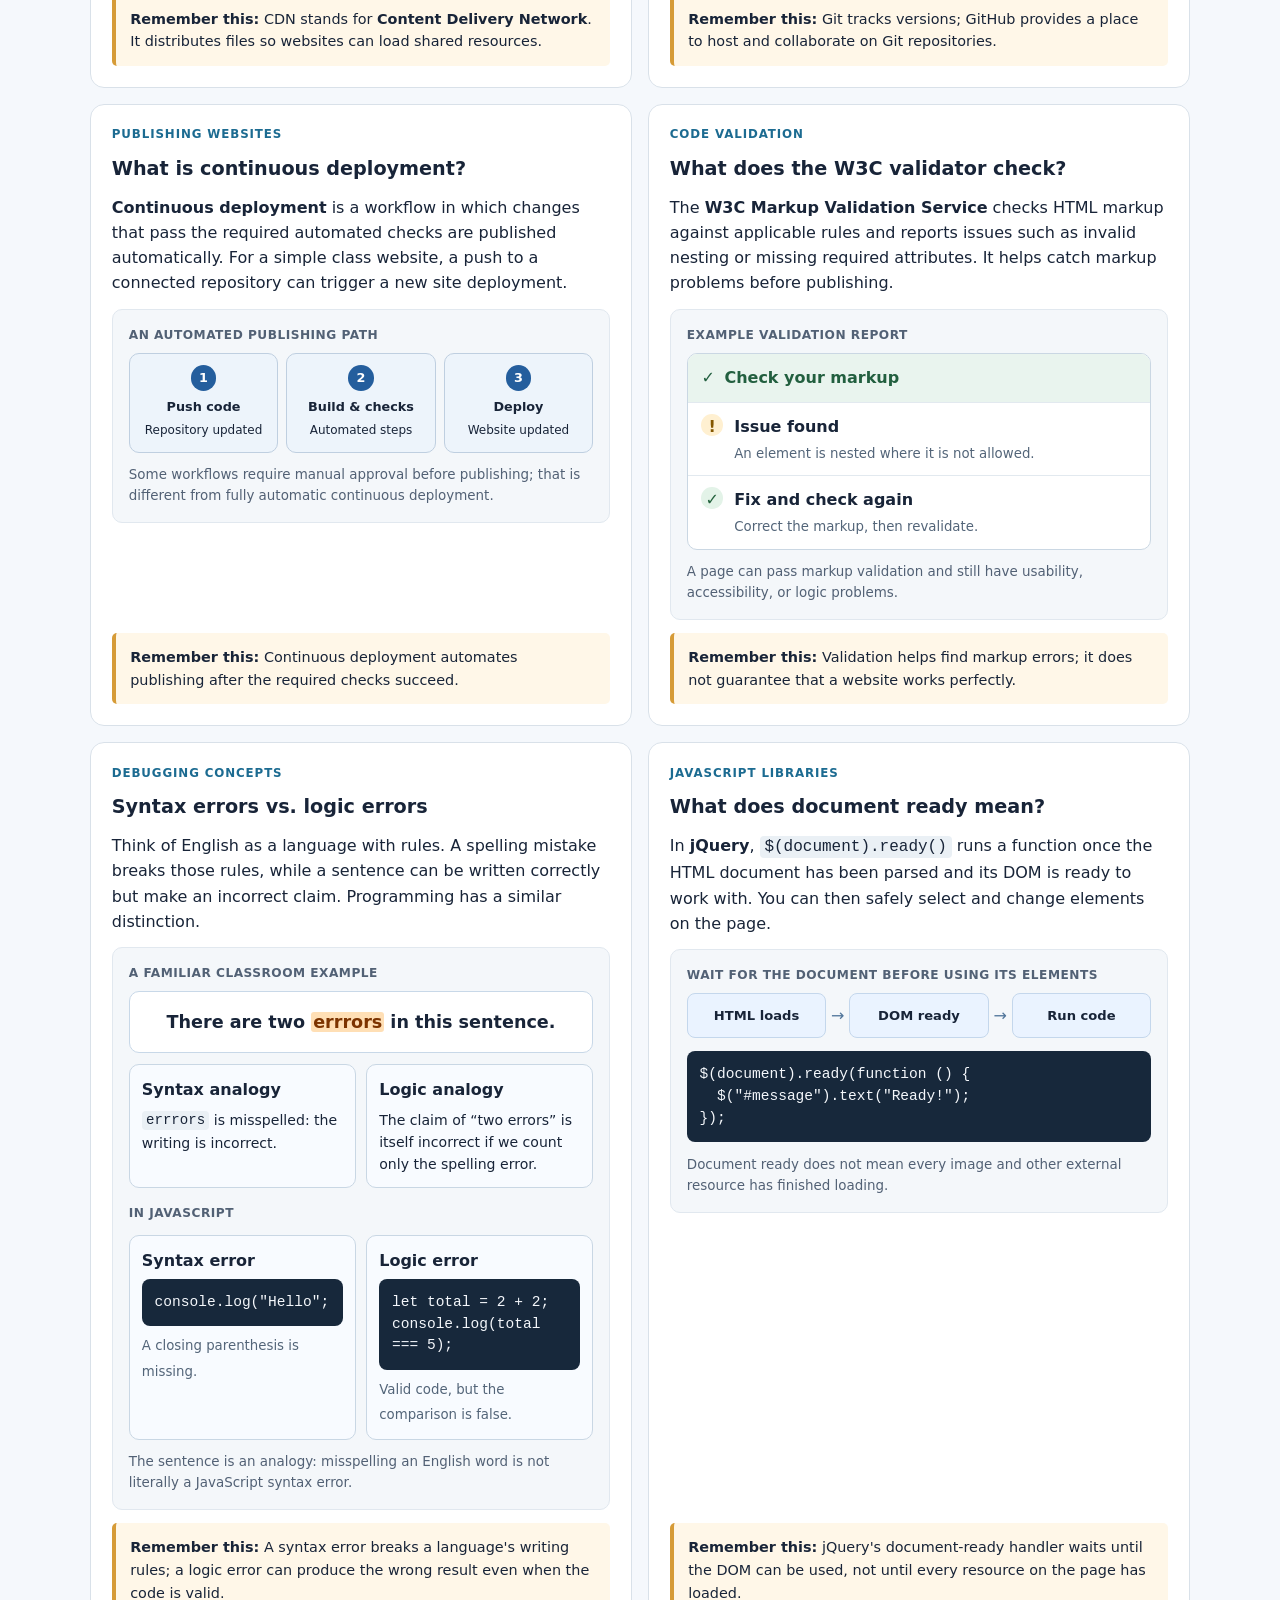
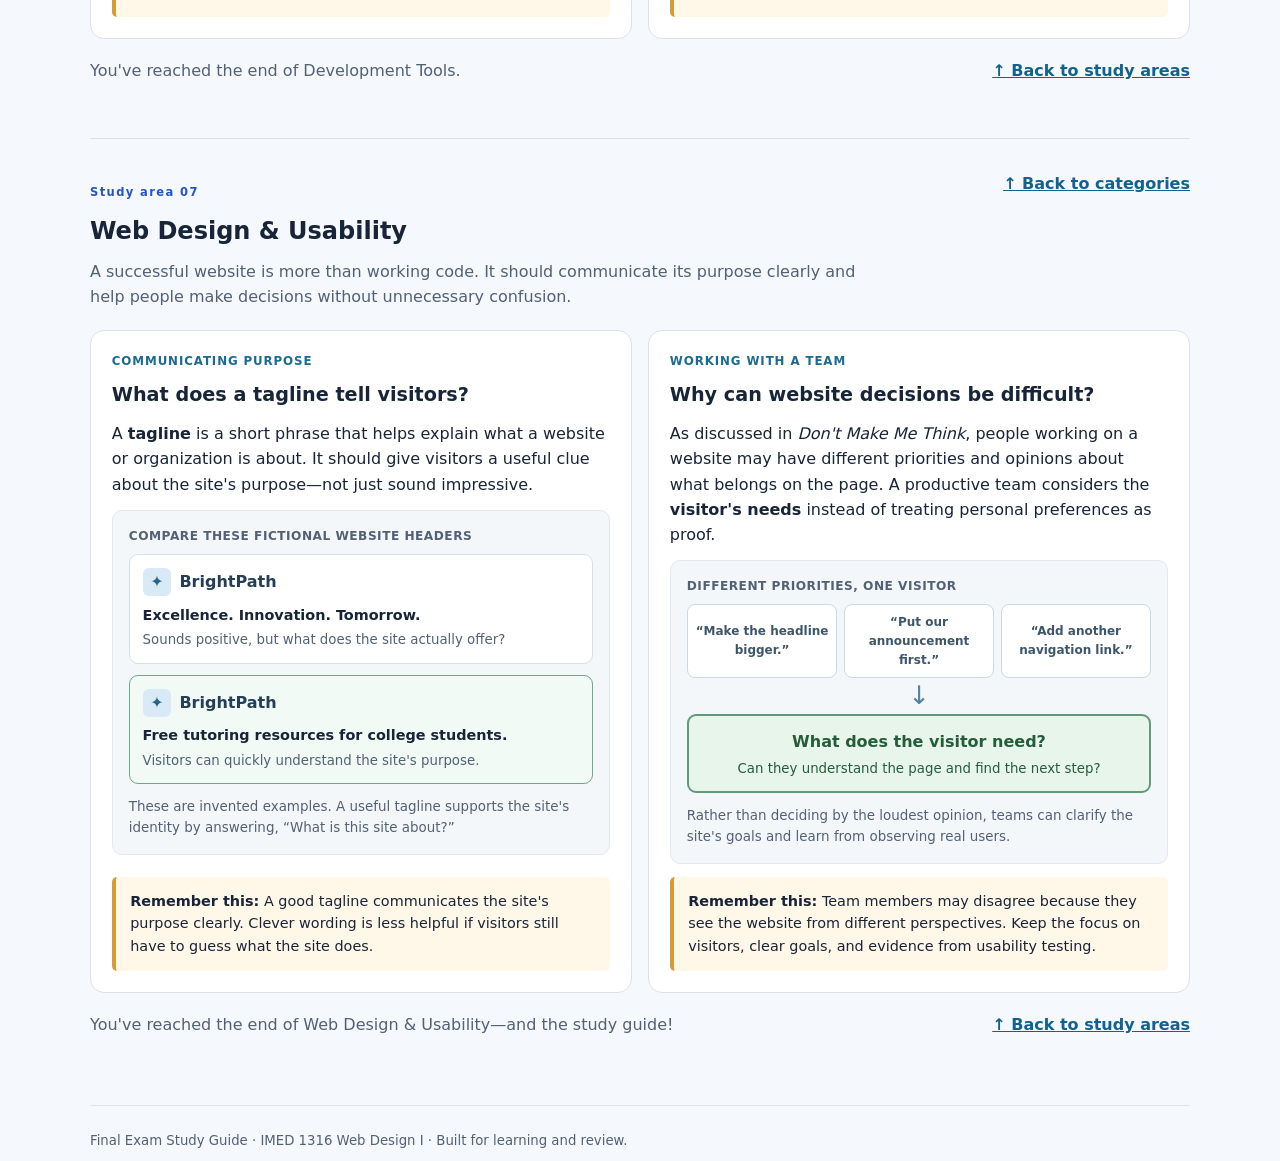
<file: final-review/index.html>
<!doctype html>
<html lang="en">
<head>
  <meta charset="utf-8" />
  <meta name="viewport" content="width=device-width, initial-scale=1" />
  <meta name="description" content="A visual final exam study guide for IMED 1316 Web Design I." />
  <title>Final Exam Study Guide | Web Design I</title>
  <link rel="stylesheet" href="../css/styles.css" />
  <link rel="stylesheet" href="../css/navigation.css" />
  <link rel="stylesheet" href="../css/final-review.css" />
</head>
<body>
  <header class="site-header">
    <div class="container header-inner">
      <a class="brand" href="../index.html">{ CSS } <span>Selector Reference</span></a>
      <nav class="site-nav" aria-label="Main navigation">
        <a href="../index.html">CSS Reference</a>
        <a href="../playground.html">CSS Playground</a>
        <a href="../forms-playground.html">Forms Playground</a>
        <a href="../lists-playground.html">Lists Playground</a>
        <a href="../tables-playground.html">Tables Playground</a>
        <a href="index.html" aria-current="page">Final Exam Review</a>
      </nav>
    </div>
  </header>
  <main id="top" class="container review-main">
    <section class="hero review-hero" aria-labelledby="page-title">
      <p class="eyebrow">IMED 1316 · Web Design I</p>
      <h1 id="page-title">Final Exam Study Guide</h1>
      <p class="lede">A visual review of the ideas we've covered this semester. Choose a subject, read the short explanations, and use the examples to refresh your memory.</p>
      <p class="review-intro-note">This is a study resource, not a practice test. There are no scores, timers, or questions to submit.</p>
    </section>

    <section id="categories" class="review-categories" aria-labelledby="categories-heading">
      <div class="section-heading"><div><p class="eyebrow">Choose a subject</p><h2 id="categories-heading">Study areas</h2></div></div>
      <div class="review-category-grid">
        <a class="review-category-card" href="#html-fundamentals"><span class="review-category-icon" aria-hidden="true">&lt;/&gt;</span><h3>HTML Fundamentals</h3><p>Elements, attributes, document structure, links, lists, and folders.</p><span class="review-category-status">Start reviewing →</span></a>
        <a class="review-category-card" href="#css-fundamentals"><span class="review-category-icon" aria-hidden="true">{ }</span><h3>CSS Fundamentals</h3><p>Box model, positioning, colors, and CSS rules.</p><span class="review-category-status">Start reviewing →</span></a>
        <a class="review-category-card" href="#forms-inputs"><span class="review-category-icon" aria-hidden="true">☷</span><h3>Forms &amp; Inputs</h3><p>Radio buttons, checkboxes, dropdowns, and field behavior.</p><span class="review-category-status">Start reviewing →</span></a>
        <a class="review-category-card" href="#images-design"><span class="review-category-icon" aria-hidden="true">▧</span><h3>Images &amp; Design</h3><p>Image sizing, aspect ratio, alternative text, and visual planning.</p><span class="review-category-status">Start reviewing →</span></a>
        <a class="review-category-card" href="#responsive-design"><span class="review-category-icon" aria-hidden="true">▣</span><h3>Responsive Design</h3><p>Screen sizes, breakpoints, and responsive layouts.</p><span class="review-category-status">Start reviewing →</span></a>
        <a class="review-category-card" href="#development-tools"><span class="review-category-icon" aria-hidden="true">⌘</span><h3>Development Tools</h3><p>Git, CDNs, deployment, validation, and debugging.</p><span class="review-category-status">Start reviewing →</span></a>
        <a class="review-category-card" href="#web-usability"><span class="review-category-icon" aria-hidden="true">◎</span><h3>Web Design &amp; Usability</h3><p>Clear communication, site identity, and team decisions.</p><span class="review-category-status">Start reviewing →</span></a>
      </div>
    </section>

    <section id="html-fundamentals" class="review-section" aria-labelledby="html-heading">
      <div class="review-section-heading"><div><p class="eyebrow">Study area 01</p><h2 id="html-heading">HTML Fundamentals</h2><p>HTML provides the structure of a webpage. These study cards cover the language's building blocks and common ways to organize and connect content.</p></div><a class="review-back-link" href="#categories">↑ Back to categories</a></div>
      <div class="review-study-grid">
        <article class="review-study-card"><p class="review-card-kicker">Building blocks</p><h3>HTML elements and tags</h3><p>An <strong>HTML element</strong> is a building block of a webpage. Most elements use an opening tag, content, and a closing tag.</p><div class="review-visual"><p class="review-visual-label">Example HTML</p><pre><code>&lt;p&gt;Welcome to my webpage!&lt;/p&gt;</code></pre><div class="review-rendered"><p>Welcome to my webpage!</p></div></div><p class="review-remember"><strong>Remember this:</strong> The whole example is a paragraph element; <code>&lt;p&gt;</code> and <code>&lt;/p&gt;</code> are its tags.</p></article>

        <article class="review-study-card"><p class="review-card-kicker">Document structure</p><h3>What belongs in the body?</h3><p>The <code>&lt;body&gt;</code> element contains the content displayed in the browser window, such as headings, paragraphs, images, and links.</p><div class="review-visual"><p class="review-visual-label">Simplified document</p><pre><code>&lt;html&gt;
  &lt;head&gt;
    &lt;title&gt;My Page&lt;/title&gt;
  &lt;/head&gt;
  &lt;body&gt;
    &lt;h1&gt;Hello!&lt;/h1&gt;
    &lt;p&gt;Welcome.&lt;/p&gt;
  &lt;/body&gt;
&lt;/html&gt;</code></pre></div><p class="review-remember"><strong>Remember this:</strong> The <code>&lt;head&gt;</code> stores document information; the <code>&lt;body&gt;</code> contains visible page content.</p></article>

        <article class="review-study-card"><p class="review-card-kicker">Attributes</p><h3>Adding information to elements</h3><p><strong>Attributes</strong> provide additional information about an HTML element. They appear in the opening tag, often as a name and a value.</p><div class="review-visual"><p class="review-visual-label">Example attribute</p><pre><code>&lt;a href="about.html" title="Learn more"&gt;
  About us
&lt;/a&gt;</code></pre><p class="review-visual-caption"><code>href</code> identifies the destination; <code>title</code> provides advisory information.</p></div><p class="review-remember"><strong>Remember this:</strong> <code>title="Learn more"</code> is an attribute, not a CSS declaration.</p></article>

        <article class="review-study-card"><p class="review-card-kicker">Void elements</p><h3>Elements without closing tags</h3><p>Some HTML elements don't wrap content and don't have a separate closing tag. Examples include <code>&lt;img&gt;</code>, <code>&lt;br&gt;</code>, and <code>&lt;hr&gt;</code>.</p><div class="review-visual"><p class="review-visual-label">Examples</p><pre><code>&lt;img src="photo.jpg" alt="Campus building"&gt;
&lt;br&gt;
&lt;hr&gt;</code></pre></div><p class="review-remember"><strong>Remember this:</strong> These are called <em>void elements</em> in HTML. You may also see them described as “self-closing” in introductory materials.</p></article>

        <article class="review-study-card"><p class="review-card-kicker">Links and navigation</p><h3>Where can links go?</h3><p>Links can lead to another page on your website, an external website, or a particular section of the current page.</p><div class="review-visual"><p class="review-visual-label">Three destinations</p><pre><code>&lt;a href="about.html"&gt;Internal page&lt;/a&gt;
&lt;a href="https://example.com"&gt;External site&lt;/a&gt;
&lt;a href="#contact"&gt;Page section&lt;/a&gt;</code></pre><p class="review-visual-caption">A section link uses the destination element's <code>id</code>.</p></div><p class="review-remember"><strong>Remember this:</strong> An anchor link such as <code>#contact</code> jumps to an element with <code>id="contact"</code>.</p></article>

        <article class="review-study-card"><p class="review-card-kicker">Lists</p><h3>Ordered vs. unordered lists</h3><p>An <strong>ordered list</strong> (<code>&lt;ol&gt;</code>) presents items in a meaningful sequence. An <strong>unordered list</strong> (<code>&lt;ul&gt;</code>) groups items without implying a sequence. Both use <code>&lt;li&gt;</code> for each item.</p><div class="review-visual"><p class="review-visual-label">How they appear</p><div class="review-list-comparison"><div><strong>Ordered</strong><ol><li>Plan</li><li>Build</li><li>Publish</li></ol></div><div><strong>Unordered</strong><ul><li>HTML</li><li>CSS</li><li>JavaScript</li></ul></div></div><pre><code>&lt;ol&gt;&lt;li&gt;First&lt;/li&gt;&lt;/ol&gt;
&lt;ul&gt;&lt;li&gt;Item&lt;/li&gt;&lt;/ul&gt;</code></pre></div><p class="review-remember"><strong>Remember this:</strong> Choose <code>&lt;ol&gt;</code> when order matters; choose <code>&lt;ul&gt;</code> when it doesn't.</p></article>

        <article class="review-study-card"><p class="review-card-kicker">Website organization</p><h3>Folders and directories</h3><p>Websites organize files into <strong>folders</strong>, also called <strong>directories</strong>. This makes it easier to keep pages, images, and stylesheets organized.</p><div class="review-visual"><p class="review-visual-label">Example folder structure</p><pre><code>my-website/
├── index.html
├── about.html
├── css/
│   └── styles.css
└── images/
    └── logo.png</code></pre></div><p class="review-remember"><strong>Remember this:</strong> A directory is another name for a folder. File paths tell the browser where resources are located.</p></article>
      </div>
      <div class="review-section-end"><p>You've reached the end of HTML Fundamentals.</p><a href="#categories">↑ Back to study areas</a></div>
    </section>

    <section id="css-fundamentals" class="review-section" aria-labelledby="css-heading">
      <div class="review-section-heading"><div><p class="eyebrow">Study area 02</p><h2 id="css-heading">CSS Fundamentals</h2><p>CSS controls how HTML elements look and how they are positioned. Review the box model, declarations, colors, and common rules that affect a webpage's appearance.</p></div><a class="review-back-link" href="#categories">↑ Back to categories</a></div>
      <div class="review-study-grid">
        <article class="review-study-card"><p class="review-card-kicker">Box model</p><h3>Content, padding, border, and margin</h3><p>Every HTML element has a rectangular box. <strong>Padding</strong> adds space inside the border; <strong>margin</strong> adds space outside it. The <strong>border</strong> surrounds the padding and content.</p><div class="review-visual"><p class="review-visual-label">The CSS box model</p><div class="review-box-margin"><span>Margin</span><div class="review-box-border"><span>Border</span><div class="review-box-padding"><span>Padding</span><div class="review-box-content">Content</div></div></div></div></div><p class="review-remember"><strong>Remember this:</strong> Padding is between the content and the border. Margin is outside the border.</p></article>

        <article class="review-study-card"><p class="review-card-kicker">CSS declarations</p><h3>Properties, values, and inline CSS</h3><p>A CSS declaration pairs a <strong>property</strong> with a <strong>value</strong>. CSS can be written in a stylesheet or directly in an element's <code>style</code> attribute, which is called <strong>inline CSS</strong>.</p><div class="review-visual"><p class="review-visual-label">Property and value</p><pre><code>color: #000000;</code></pre><p class="review-visual-caption"><code>color</code> is the property; <code>#000000</code> is the value (black).</p><p class="review-visual-label review-visual-label--spaced">Inline CSS example</p><pre><code>&lt;span style="color: #000000;"&gt;Text&lt;/span&gt;</code></pre></div><p class="review-remember"><strong>Remember this:</strong> <code>style</code> is an HTML attribute; <code>color: #000000;</code> is a CSS declaration inside it.</p></article>

        <article class="review-study-card"><p class="review-card-kicker">Shorthand values</p><h3>Four sides, clockwise</h3><p>For properties such as <code>margin</code> and <code>padding</code>, four values are applied in clockwise order: <strong>top, right, bottom, left</strong>.</p><div class="review-visual"><p class="review-visual-label">Example shorthand</p><pre><code>padding: 10px 20px 30px 40px;</code></pre><div class="review-clockwise"><span class="review-clock-top">Top · 10px</span><span class="review-clock-right">Right · 20px</span><span class="review-clock-bottom">Bottom · 30px</span><span class="review-clock-left">Left · 40px</span><div class="review-clock-center">CONTENT</div></div></div><p class="review-remember"><strong>Remember this:</strong> Think of a clock: top → right → bottom → left. The four-value pattern applies to <code>margin</code> and <code>padding</code>, not to the values of the <code>border</code> shorthand.</p></article>

        <article class="review-study-card"><p class="review-card-kicker">Positioning</p><h3>Relative and absolute positioning</h3><p><code>position: relative</code> moves an element <strong>relative to where it would normally appear</strong>. <code>position: absolute</code> positions an element relative to its nearest positioned ancestor, if one exists.</p><div class="review-visual"><p class="review-visual-label">Relative positioning</p><div class="review-position-stage"><div class="review-position-original">Normal position</div><div class="review-position-shifted">Moved right and down</div></div><pre><code>.example {
  position: relative;
  top: 15px;
  left: 20px;
}</code></pre></div><p class="review-remember"><strong>Remember this:</strong> Relative positioning uses an element's own normal position as the starting point. Absolute positioning works differently.</p></article>

        <article class="review-study-card"><p class="review-card-kicker">Layering</p><h3>Which element appears in front?</h3><p>When positioned elements overlap, <code>z-index</code> helps control their stacking order. A higher value can place one element above another within the same stacking context.</p><div class="review-visual"><p class="review-visual-label">Overlapping elements</p><div class="review-stack-stage"><div class="review-stack-back">z-index: 1</div><div class="review-stack-front">z-index: 2</div></div><pre><code>.front {
  position: absolute;
  z-index: 2;
}</code></pre></div><p class="review-remember"><strong>Remember this:</strong> <code>z-index</code> controls stacking order, but stacking contexts can affect which element appears on top.</p></article>

        <article class="review-study-card"><p class="review-card-kicker">Colors</p><h3>RGBA and the alpha channel</h3><p>RGBA describes a color using red, green, blue, and <strong>alpha</strong>. Alpha controls transparency: <code>1</code> is fully opaque and <code>0</code> is fully transparent.</p><div class="review-visual"><p class="review-visual-label">Same color, different alpha values</p><div class="review-alpha-grid"><div><span style="background:rgba(30,105,190,1)"></span><small>1.0</small></div><div><span style="background:rgba(30,105,190,.7)"></span><small>0.7</small></div><div><span style="background:rgba(30,105,190,.4)"></span><small>0.4</small></div><div><span style="background:rgba(30,105,190,.15)"></span><small>0.15</small></div></div><pre><code>background-color: rgba(30, 105, 190, 0.4);</code></pre></div><p class="review-remember"><strong>Remember this:</strong> The “A” in RGBA stands for <strong>alpha</strong>, which controls transparency.</p></article>

        <article class="review-study-card"><p class="review-card-kicker">Debugging CSS</p><h3>A missing brace changes the result</h3><p>Browsers can ignore declarations when CSS syntax is broken. A misspelled word inside a comment doesn't affect styling, but a missing <code>}</code> can interfere with the rules that follow it.</p><div class="review-visual"><p class="review-visual-label">Find the syntax error</p><pre><code>body {
  background-color: #000000; /* black */

 div {
  color: #ffffff;
}</code></pre><p class="review-visual-caption">The <code>body</code> rule is missing its closing <code>}</code> before the <code>div</code> rule. The browser may apply the background but not the intended <code>div</code> color.</p></div><p class="review-remember"><strong>Remember this:</strong> Comments are ignored by the browser; missing punctuation in CSS rules can cause real syntax errors.</p></article>
      </div>
      <div class="review-section-end"><p>You've reached the end of CSS Fundamentals.</p><a href="#categories">↑ Back to study areas</a></div>
    </section>

    <section id="forms-inputs" class="review-section" aria-labelledby="forms-heading">
      <div class="review-section-heading"><div><p class="eyebrow">Study area 03</p><h2 id="forms-heading">Forms &amp; Inputs</h2><p>HTML forms collect information in different ways. These cards explain how common controls behave and how a few important attributes affect what users can select or submit.</p></div><a class="review-back-link" href="#categories">↑ Back to categories</a></div>
      <div class="review-study-grid">
        <article class="review-study-card"><p class="review-card-kicker">Radio buttons</p><h3>Choose one option from a group</h3><p>Radio buttons are useful when a person should choose <strong>only one</strong> answer from a set of options. Buttons with the same <code>name</code> belong to the same group.</p><div class="review-visual"><p class="review-visual-label">Example: Preferred class format</p><fieldset class="review-form-example"><legend>Choose one</legend><label><input type="radio" name="review-class-format" checked disabled> In person</label><label><input type="radio" name="review-class-format" disabled> Online</label><label><input type="radio" name="review-class-format" disabled> Hybrid</label></fieldset><pre><code>&lt;input type="radio" name="format" value="in-person"&gt;
&lt;input type="radio" name="format" value="online"&gt;</code></pre><p class="review-visual-caption">Illustration only: the controls are disabled because this is a study guide, not a form to submit.</p></div><p class="review-remember"><strong>Remember this:</strong> Radio buttons sharing a <code>name</code> allow one selection at a time.</p></article>

        <article class="review-study-card"><p class="review-card-kicker">Checkboxes</p><h3>Choose more than one option</h3><p>Checkboxes let people select <strong>multiple independent choices</strong>. Unlike a radio group, checking one box doesn't automatically uncheck another.</p><div class="review-visual"><p class="review-visual-label">Example: Topics to review</p><fieldset class="review-form-example"><legend>Select any that apply</legend><label><input type="checkbox" checked disabled> HTML</label><label><input type="checkbox" checked disabled> CSS</label><label><input type="checkbox" disabled> JavaScript</label></fieldset><pre><code>&lt;input type="checkbox" name="topics" value="html"&gt;
&lt;input type="checkbox" name="topics" value="css"&gt;</code></pre></div><p class="review-remember"><strong>Remember this:</strong> Checkboxes support multiple selections; radio buttons normally support one per group.</p></article>

        <article class="review-study-card"><p class="review-card-kicker">Dropdown menus</p><h3>Single-select and multiple-select menus</h3><p>The <code>&lt;select&gt;</code> element organizes choices into a menu. Normally, users choose one option. Adding <code>multiple</code> allows more than one selection.</p><div class="review-visual"><p class="review-visual-label">Compare the two menus</p><div class="review-select-comparison"><div><strong>One selection</strong><select aria-label="Example single-selection menu" disabled><option>HTML</option><option>CSS</option><option>JavaScript</option></select></div><div><strong>Multiple selections</strong><select aria-label="Example multiple-selection menu" multiple size="3" disabled><option selected>HTML</option><option selected>CSS</option><option>JavaScript</option></select></div></div><pre><code>&lt;select name="topic"&gt;...&lt;/select&gt;
&lt;select name="topics" multiple&gt;...&lt;/select&gt;</code></pre><p class="review-visual-caption">A multiple-select list may use Ctrl or Command to select separate options when enabled.</p></div><p class="review-remember"><strong>Remember this:</strong> The <code>multiple</code> attribute changes a select menu from one choice to potentially several.</p></article>

        <article class="review-study-card"><p class="review-card-kicker">Field attributes</p><h3>What does disabled mean?</h3><p>A <code>disabled</code> input cannot be edited or focused through normal keyboard navigation. Its value is <strong>not included</strong> when the form is submitted.</p><div class="review-visual"><p class="review-visual-label">Example disabled field</p><div class="review-field-demo"><label for="review-disabled">Student status</label><input id="review-disabled" type="text" value="Enrolled" disabled></div><pre><code>&lt;input type="text" value="Enrolled" disabled&gt;</code></pre></div><p class="review-remember"><strong>Remember this:</strong> Disabled fields cannot be changed by the user and are not submitted with the form.</p></article>

        <article class="review-study-card"><p class="review-card-kicker">Field attributes</p><h3>What does readonly mean?</h3><p>A <code>readonly</code> text input displays a value that users cannot normally edit. Unlike a disabled input, it can receive focus and its value <strong>is included</strong> in form submission when it has a <code>name</code>.</p><div class="review-visual"><p class="review-visual-label">Example readonly field</p><div class="review-field-demo"><label for="review-readonly">Course</label><input id="review-readonly" type="text" name="course" value="IMED 1316" readonly></div><pre><code>&lt;input type="text" name="course"
       value="IMED 1316" readonly&gt;</code></pre></div><p class="review-remember"><strong>Remember this:</strong> Readonly prevents normal editing but does not prevent the value from being submitted. It is not a security feature.</p></article>

        <article class="review-study-card"><p class="review-card-kicker">Quick comparison</p><h3>Disabled vs. readonly</h3><p>Both attributes can prevent a user from changing a text field, but they behave differently when the form is submitted.</p><div class="review-visual"><p class="review-visual-label">Key differences</p><div class="review-comparison-scroll"><table class="review-compare-table"><thead><tr><th scope="col">Behavior</th><th scope="col">Disabled</th><th scope="col">Readonly</th></tr></thead><tbody><tr><th scope="row">Normally editable?</th><td>No</td><td>No</td></tr><tr><th scope="row">Keyboard focus?</th><td>No</td><td>Yes</td></tr><tr><th scope="row">Value submitted?</th><td>No</td><td>Yes, if named</td></tr></tbody></table></div></div><p class="review-remember"><strong>Remember this:</strong> If a field's value needs to be submitted, <code>readonly</code> and <code>disabled</code> are not interchangeable.</p></article>
      </div>
      <div class="review-section-end"><p>You've reached the end of Forms &amp; Inputs.</p><a href="#categories">↑ Back to study areas</a></div>
    </section>

    <section id="images-design" class="review-section" aria-labelledby="images-heading">
      <div class="review-section-heading"><div><p class="eyebrow">Study area 04</p><h2 id="images-heading">Images &amp; Design</h2><p>Images communicate ideas and help shape a website's appearance. Review how to prepare images for the web and how visual planning supports a consistent design.</p></div><a class="review-back-link" href="#categories">↑ Back to categories</a></div>
      <div class="review-study-grid">
        <article class="review-study-card"><p class="review-card-kicker">Image proportions</p><h3>What is an aspect ratio?</h3><p>An image's <strong>aspect ratio</strong> describes the relationship between its width and height. Keeping that relationship consistent prevents a photo from looking stretched or squashed.</p><div class="review-visual"><p class="review-visual-label">Same proportions, different sizes</p><div class="review-ratio-grid"><div><div class="review-ratio-box review-ratio-box--large"><span>16:9</span></div><small>1600 × 900 pixels</small></div><div><div class="review-ratio-box review-ratio-box--small"><span>16:9</span></div><small>800 × 450 pixels</small></div></div><p class="review-visual-caption">Both rectangles have a 16:9 aspect ratio, even though one has fewer pixels.</p></div><p class="review-remember"><strong>Remember this:</strong> Aspect ratio preserves <strong>proportions</strong>, not a specific image size.</p></article>

        <article class="review-study-card"><p class="review-card-kicker">Preparing images</p><h3>Format, size, and resolution</h3><p>When preparing an image for a webpage, think about its <strong>file format</strong>, its <strong>dimensions</strong>, and how many <strong>pixels</strong> it contains. The right choices help images look good without making pages unnecessarily slow.</p><div class="review-visual"><p class="review-visual-label">Three things to check</p><div class="review-image-checks"><div><strong>Format</strong><span>JPEG, PNG, WebP, etc.</span></div><div><strong>Dimensions</strong><span>Width × height</span></div><div><strong>Pixels</strong><span>Enough detail for the display</span></div></div><p class="review-visual-caption">File size (KB or MB) also matters: oversized files can slow down a page.</p></div><p class="review-remember"><strong>Remember this:</strong> Choose a suitable format and dimensions, and prepare images at an appropriate pixel resolution.</p></article>

        <article class="review-study-card"><p class="review-card-kicker">Resizing for the web</p><h3>Resize the image, not just its display</h3><p>CSS can control how large an image <em>appears</em> on a webpage. But when an image is much larger than needed, use an image-editing tool to reduce its actual dimensions before uploading it.</p><div class="review-visual"><p class="review-visual-label">Display size vs. actual file</p><div class="review-resize-comparison"><div><div class="review-resize-icon review-resize-icon--heavy">4000 × 3000</div><strong>Large original</strong><small>Shown smaller with CSS; the browser may still download the large file.</small></div><div><div class="review-resize-icon review-resize-icon--ready">800 × 600</div><strong>Web-ready version</strong><small>Resized in an image editor to dimensions suited to the page.</small></div></div><pre><code>img { max-width: 100%; height: auto; }</code></pre><p class="review-visual-caption">CSS keeps the display flexible; image editing prepares the actual file.</p></div><p class="review-remember"><strong>Remember this:</strong> For a significant reduction in image dimensions, resize the source image with an editing tool.</p></article>

        <article class="review-study-card"><p class="review-card-kicker">Accessible images</p><h3>Why images need alt text</h3><p>The <code>alt</code> attribute provides a text alternative for an image. It helps people using screen readers understand the image's purpose or information, and can appear if the image doesn't load.</p><div class="review-visual"><p class="review-visual-label">Example HTML</p><div class="review-alt-demo" role="img" aria-label="Illustration of a small building with a blue roof and green trees"><span class="review-alt-roof"></span><span class="review-alt-building"><i></i><i></i><i></i></span><span class="review-alt-ground"></span></div><pre><code>&lt;img src="library.jpg"
     alt="College library entrance"&gt;</code></pre><p class="review-visual-caption">Write alt text based on what matters in the image's context. Decorative images may use an empty <code>alt=""</code>.</p></div><p class="review-remember"><strong>Remember this:</strong> <code>alt</code> describes an image's meaningful content or purpose—not just its filename.</p></article>

        <article class="review-study-card"><p class="review-card-kicker">Visual planning</p><h3>What is a mood board?</h3><p>A <strong>mood board</strong> is a physical or digital collection of images, colors, textures, and typography used to explore the look and feel of a design before building it.</p><div class="review-visual"><p class="review-visual-label">Example mood board</p><div class="review-moodboard" aria-label="Illustrative mood board with a color palette, typography sample, geometric patterns, and design inspiration"><div class="review-mood-hero"><span>Fresh ideas</span><small>DESIGN DIRECTION</small></div><div class="review-mood-type">Aa<span>Typography</span></div><div class="review-mood-pattern" aria-hidden="true"></div><div class="review-mood-swatches"><span></span><span></span><span></span><span></span></div></div><p class="review-visual-caption">A mood board gathers inspiration; it is not the finished webpage or a functional mockup.</p></div><p class="review-remember"><strong>Remember this:</strong> Mood boards help communicate a visual direction before design and development begin.</p></article>

        <article class="review-study-card"><p class="review-card-kicker">Color planning</p><h3>Dominant colors in a design</h3><p>A <strong>dominant color</strong> is the color used most prominently in a design. Supporting and accent colors can provide contrast, hierarchy, and emphasis.</p><div class="review-visual"><p class="review-visual-label">One color leads the palette</p><div class="review-color-palette"><div class="review-color-dominant"><span>Dominant</span><small>Used most often</small></div><div class="review-color-support"><span>Supporting</span></div><div class="review-color-accent"><span>Accent</span></div></div><p class="review-visual-caption">The dominant color gives the design a consistent identity; an accent can draw attention to smaller details.</p></div><p class="review-remember"><strong>Remember this:</strong> Dominant means the main or most-used color—not necessarily the brightest color.</p></article>
      </div>
      <div class="review-section-end"><p>You've reached the end of Images &amp; Design.</p><a href="#categories">↑ Back to study areas</a></div>
    </section>


    <section id="responsive-design" class="review-section" aria-labelledby="responsive-heading">
      <div class="review-section-heading"><div><p class="eyebrow">Study area 05</p><h2 id="responsive-heading">Responsive Design</h2><p>A responsive website adapts its layout to different screen sizes. Review how flexible layouts, breakpoints, and a 12-column grid help content remain usable.</p></div><a class="review-back-link" href="#categories">↑ Back to categories</a></div>
      <div class="review-study-grid">
        <article class="review-study-card"><p class="review-card-kicker">Responsive layouts</p><h3>One website, different screen sizes</h3><p><strong>Responsive web design</strong> adjusts a page's layout so it works across desktop, tablet, and mobile screens. Content may rearrange into fewer columns instead of forcing visitors to scroll sideways.</p><div class="review-visual"><p class="review-visual-label">Same content, different arrangements</p><div class="review-devices"><div class="review-device review-device--desktop"><span>Wide screen</span><div class="review-device-bars"><i></i><i></i><i></i></div></div><div class="review-device review-device--mobile"><span>Narrow screen</span><div class="review-device-bars"><i></i><i></i><i></i></div></div></div><p class="review-visual-caption">On a wide screen, three cards fit side by side. On a narrow screen, the same cards stack vertically.</p></div><p class="review-remember"><strong>Remember this:</strong> Responsive design adapts the <em>layout</em> to the available space—not just the size of the text.</p></article>

        <article class="review-study-card"><p class="review-card-kicker">Media queries</p><h3>What is a breakpoint?</h3><p>A <strong>breakpoint</strong> is a width where CSS changes the layout using a media query. For example, a two-column layout can become one column when the viewport is 600 pixels wide or narrower.</p><div class="review-visual"><p class="review-visual-label">CSS changes at a chosen width</p><div class="review-breakpoint-visual"><div><strong>Above 600px</strong><span class="review-breakpoint-pair"><i></i><i></i></span></div><div><strong>600px or less</strong><span class="review-breakpoint-stack"><i></i><i></i></span></div></div><pre><code>.cards { display: grid;
  grid-template-columns: 1fr 1fr; }

@media (max-width: 600px) {
  .cards { grid-template-columns: 1fr; }
}</code></pre></div><p class="review-remember"><strong>Remember this:</strong> A breakpoint is where a layout changes. <code>max-width: 600px</code> applies the rule at 600px and below.</p></article>

        <article class="review-study-card"><p class="review-card-kicker">Bootstrap grid</p><h3>Understanding the 12-column grid</h3><p>Bootstrap's traditional grid divides a row into <strong>12 columns</strong>. Column classes describe how much of that row an element occupies. For example, <code>col-md-6</code> uses six of the twelve columns at the <code>md</code> breakpoint and wider.</p><div class="review-visual"><p class="review-visual-label">Twelve equal parts</p><div class="review-twelve-grid" aria-label="Twelve equal columns"><i></i><i></i><i></i><i></i><i></i><i></i><i></i><i></i><i></i><i></i><i></i><i></i></div><div class="review-grid-examples"><div><strong>6 + 6 = 12</strong><span class="review-grid-halves"><i>6</i><i>6</i></span></div><div><strong>4 + 4 + 4 = 12</strong><span class="review-grid-thirds"><i>4</i><i>4</i><i>4</i></span></div></div><pre><code>&lt;div class="row"&gt;
  &lt;div class="col-md-6"&gt;Left&lt;/div&gt;
  &lt;div class="col-md-6"&gt;Right&lt;/div&gt;
&lt;/div&gt;</code></pre></div><p class="review-remember"><strong>Remember this:</strong> In a 12-column grid, two 6-column sections fill a row; three 4-column sections also fill a row.</p></article>

        <article class="review-study-card"><p class="review-card-kicker">Responsive grid classes</p><h3>What happens below a breakpoint?</h3><p>In Bootstrap, <code>col-md-6</code> applies at the <strong>medium</strong> breakpoint and above. Without a smaller-screen column class, the columns stack at widths below that breakpoint.</p><div class="review-visual"><p class="review-visual-label">The same two columns at different widths</p><div class="review-bootstrap-compare"><div><strong>Medium and wider</strong><span class="review-bootstrap-wide"><i>6 / 12</i><i>6 / 12</i></span></div><div><strong>Below medium</strong><span class="review-bootstrap-narrow"><i>Full width</i><i>Full width</i></span></div></div><p class="review-visual-caption">Bootstrap 5 uses 768px as the start of its <code>md</code> breakpoint. Other frameworks or custom CSS may use different widths.</p></div><p class="review-remember"><strong>Remember this:</strong> The <code>md</code> in <code>col-md-6</code> tells you <em>when</em> the six-column layout begins.</p></article>
      </div>
      <div class="review-section-end"><p>You've reached the end of Responsive Design.</p><a href="#categories">↑ Back to study areas</a></div>
    </section>


    <section id="development-tools" class="review-section" aria-labelledby="development-heading">
      <div class="review-section-heading"><div><p class="eyebrow">Study area 06</p><h2 id="development-heading">Development Tools</h2><p>Web developers use tools to manage code, load libraries, publish changes, and find mistakes. These cards connect the vocabulary to everyday development tasks.</p></div><a class="review-back-link" href="#categories">↑ Back to categories</a></div>
      <div class="review-study-grid">
        <article class="review-study-card"><p class="review-card-kicker">Shared resources</p><h3>What does a CDN do?</h3><p>A <strong>Content Delivery Network (CDN)</strong> serves files such as stylesheets, scripts, and images from a network of servers. It can help deliver resources efficiently to visitors in different locations.</p><div class="review-visual"><p class="review-visual-label">One library, multiple visitors</p><div class="review-cdn-diagram"><div class="review-cdn-source">Library file<small>CSS or JavaScript</small></div><div class="review-cdn-arrows" aria-hidden="true"><span>↙</span><span>↓</span><span>↘</span></div><div class="review-cdn-people"><span>Visitor A</span><span>Visitor B</span><span>Visitor C</span></div></div><pre><code>&lt;script src="https://cdn.example.com/library.js"&gt;&lt;/script&gt;</code></pre><p class="review-visual-caption">A CDN is a way to deliver a resource; it is not the same thing as writing the library yourself.</p></div><p class="review-remember"><strong>Remember this:</strong> CDN stands for <strong>Content Delivery Network</strong>. It distributes files so websites can load shared resources.</p></article>

        <article class="review-study-card"><p class="review-card-kicker">Version control</p><h3>Git and GitHub are not the same thing</h3><p><strong>Git</strong> is a distributed version control system that records changes to files. <strong>GitHub</strong> is an online service where Git repositories can be hosted and shared.</p><div class="review-visual"><p class="review-visual-label">From local changes to a shared repository</p><div class="review-git-flow"><div><strong>Working files</strong><small>Edit code locally</small></div><span aria-hidden="true">→</span><div><strong>Git</strong><small>Commit history</small></div><span aria-hidden="true">→</span><div><strong>GitHub</strong><small>Hosted repository</small></div></div><p class="review-visual-caption">With distributed version control, developers can have a local copy of the repository and its history.</p></div><p class="review-remember"><strong>Remember this:</strong> Git tracks versions; GitHub provides a place to host and collaborate on Git repositories.</p></article>

        <article class="review-study-card"><p class="review-card-kicker">Publishing websites</p><h3>What is continuous deployment?</h3><p><strong>Continuous deployment</strong> is a workflow in which changes that pass the required automated checks are published automatically. For a simple class website, a push to a connected repository can trigger a new site deployment.</p><div class="review-visual"><p class="review-visual-label">An automated publishing path</p><div class="review-deploy-flow"><div><span>1</span><strong>Push code</strong><small>Repository updated</small></div><div><span>2</span><strong>Build &amp; checks</strong><small>Automated steps</small></div><div><span>3</span><strong>Deploy</strong><small>Website updated</small></div></div><p class="review-visual-caption">Some workflows require manual approval before publishing; that is different from fully automatic continuous deployment.</p></div><p class="review-remember"><strong>Remember this:</strong> Continuous deployment automates publishing after the required checks succeed.</p></article>

        <article class="review-study-card"><p class="review-card-kicker">Code validation</p><h3>What does the W3C validator check?</h3><p>The <strong>W3C Markup Validation Service</strong> checks HTML markup against applicable rules and reports issues such as invalid nesting or missing required attributes. It helps catch markup problems before publishing.</p><div class="review-visual"><p class="review-visual-label">Example validation report</p><div class="review-validation"><div class="review-validation-top"><span aria-hidden="true">✓</span><strong>Check your markup</strong></div><div class="review-validation-row"><span class="review-validation-warning" aria-hidden="true">!</span><div><strong>Issue found</strong><small>An element is nested where it is not allowed.</small></div></div><div class="review-validation-row"><span class="review-validation-ok" aria-hidden="true">✓</span><div><strong>Fix and check again</strong><small>Correct the markup, then revalidate.</small></div></div></div><p class="review-visual-caption">A page can pass markup validation and still have usability, accessibility, or logic problems.</p></div><p class="review-remember"><strong>Remember this:</strong> Validation helps find markup errors; it does not guarantee that a website works perfectly.</p></article>

        <article class="review-study-card"><p class="review-card-kicker">Debugging concepts</p><h3>Syntax errors vs. logic errors</h3><p>Think of English as a language with rules. A spelling mistake breaks those rules, while a sentence can be written correctly but make an incorrect claim. Programming has a similar distinction.</p><div class="review-visual"><p class="review-visual-label">A familiar classroom example</p><div class="review-error-quote">There are two <mark>errrors</mark> in this sentence.</div><div class="review-error-pair"><div><strong>Syntax analogy</strong><p><code>errrors</code> is misspelled: the writing is incorrect.</p></div><div><strong>Logic analogy</strong><p>The claim of “two errors” is itself incorrect if we count only the spelling error.</p></div></div><p class="review-visual-label review-visual-label--spaced">In JavaScript</p><div class="review-error-pair"><div><strong>Syntax error</strong><pre><code>console.log("Hello";</code></pre><small>A closing parenthesis is missing.</small></div><div><strong>Logic error</strong><pre><code>let total = 2 + 2;
console.log(total === 5);</code></pre><small>Valid code, but the comparison is false.</small></div></div><p class="review-visual-caption">The sentence is an analogy: misspelling an English word is not literally a JavaScript syntax error.</p></div><p class="review-remember"><strong>Remember this:</strong> A syntax error breaks a language's writing rules; a logic error can produce the wrong result even when the code is valid.</p></article>

        <article class="review-study-card"><p class="review-card-kicker">JavaScript libraries</p><h3>What does document ready mean?</h3><p>In <strong>jQuery</strong>, <code>$(document).ready()</code> runs a function once the HTML document has been parsed and its DOM is ready to work with. You can then safely select and change elements on the page.</p><div class="review-visual"><p class="review-visual-label">Wait for the document before using its elements</p><div class="review-ready-flow"><span>HTML loads</span><span aria-hidden="true">→</span><span>DOM ready</span><span aria-hidden="true">→</span><span>Run code</span></div><pre><code>$(document).ready(function () {
  $("#message").text("Ready!");
});</code></pre><p class="review-visual-caption">Document ready does not mean every image and other external resource has finished loading.</p></div><p class="review-remember"><strong>Remember this:</strong> jQuery's document-ready handler waits until the DOM can be used, not until every resource on the page has loaded.</p></article>
      </div>
      <div class="review-section-end"><p>You've reached the end of Development Tools.</p><a href="#categories">↑ Back to study areas</a></div>
    </section>


    <section id="web-usability" class="review-section" aria-labelledby="usability-heading">
      <div class="review-section-heading"><div><p class="eyebrow">Study area 07</p><h2 id="usability-heading">Web Design &amp; Usability</h2><p>A successful website is more than working code. It should communicate its purpose clearly and help people make decisions without unnecessary confusion.</p></div><a class="review-back-link" href="#categories">↑ Back to categories</a></div>
      <div class="review-study-grid">
        <article class="review-study-card">
          <p class="review-card-kicker">Communicating purpose</p>
          <h3>What does a tagline tell visitors?</h3>
          <p>A <strong>tagline</strong> is a short phrase that helps explain what a website or organization is about. It should give visitors a useful clue about the site's purpose—not just sound impressive.</p>
          <div class="review-visual">
            <p class="review-visual-label">Compare these fictional website headers</p>
            <div class="review-tagline-comparison">
              <div class="review-tagline-example"><div class="review-tagline-header"><span class="review-tagline-logo" aria-hidden="true">✦</span><strong>BrightPath</strong></div><p class="review-tagline-line">Excellence. Innovation. Tomorrow.</p><small>Sounds positive, but what does the site actually offer?</small></div>
              <div class="review-tagline-example review-tagline-example--clear"><div class="review-tagline-header"><span class="review-tagline-logo" aria-hidden="true">✦</span><strong>BrightPath</strong></div><p class="review-tagline-line">Free tutoring resources for college students.</p><small>Visitors can quickly understand the site's purpose.</small></div>
            </div>
            <p class="review-visual-caption">These are invented examples. A useful tagline supports the site's identity by answering, “What is this site about?”</p>
          </div>
          <p class="review-remember"><strong>Remember this:</strong> A good tagline communicates the site's purpose clearly. Clever wording is less helpful if visitors still have to guess what the site does.</p>
        </article>

        <article class="review-study-card">
          <p class="review-card-kicker">Working with a team</p>
          <h3>Why can website decisions be difficult?</h3>
          <p>As discussed in <em>Don't Make Me Think</em>, people working on a website may have different priorities and opinions about what belongs on the page. A productive team considers the <strong>visitor's needs</strong> instead of treating personal preferences as proof.</p>
          <div class="review-visual">
            <p class="review-visual-label">Different priorities, one visitor</p>
            <div class="review-team-diagram">
              <div class="review-team-opinions"><span>“Make the headline bigger.”</span><span>“Put our announcement first.”</span><span>“Add another navigation link.”</span></div>
              <div class="review-team-arrow" aria-hidden="true">↓</div>
              <div class="review-team-visitor"><strong>What does the visitor need?</strong><small>Can they understand the page and find the next step?</small></div>
            </div>
            <p class="review-visual-caption">Rather than deciding by the loudest opinion, teams can clarify the site's goals and learn from observing real users.</p>
          </div>
          <p class="review-remember"><strong>Remember this:</strong> Team members may disagree because they see the website from different perspectives. Keep the focus on visitors, clear goals, and evidence from usability testing.</p>
        </article>
      </div>
      <div class="review-section-end"><p>You've reached the end of Web Design &amp; Usability—and the study guide!</p><a href="#categories">↑ Back to study areas</a></div>
    </section>
  </main>
  <footer class="container footer">Final Exam Study Guide · IMED 1316 Web Design I · Built for learning and review.</footer>
</body>
</html>
</file>
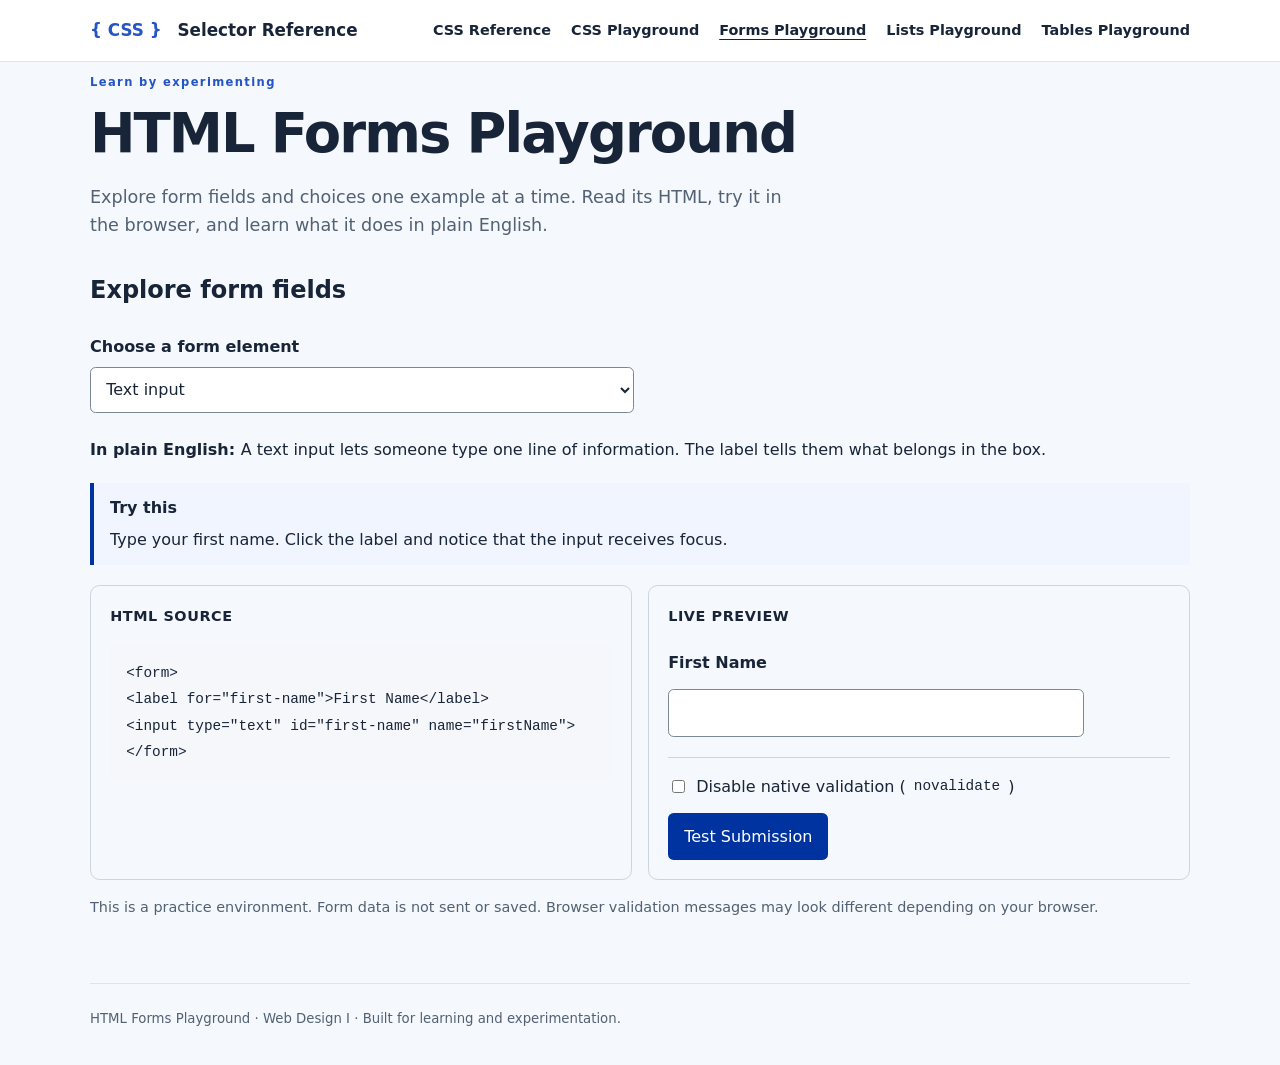
<file: forms-playground.html>
<!doctype html>
<html lang="en">
  <head>
    <meta charset="utf-8" />
    <meta name="viewport" content="width=device-width, initial-scale=1" />
    <meta name="description" content="Explore HTML form fields and native browser validation." />
    <title>HTML Forms Playground | Web Design I</title>
    <link rel="stylesheet" href="css/styles.css" />
    <link rel="stylesheet" href="css/navigation.css" />
    <link rel="stylesheet" href="css/forms-playground.css" />
    <script src="js/forms-examples.js" defer></script>
    <script src="js/forms-playground.js" defer></script>
  </head>
  <body>
    <header class="site-header">
      <div class="container header-inner">
        <a class="brand" href="index.html">{ CSS } <span>Selector Reference</span></a>
        <nav class="site-nav" aria-label="Main navigation">
          <a href="index.html">CSS Reference</a>
          <a href="playground.html">CSS Playground</a>
          <a href="forms-playground.html" aria-current="page">Forms Playground</a>
          <a href="lists-playground.html">Lists Playground</a>
          <a href="tables-playground.html">Tables Playground</a>
        </nav>
      </div>
    </header>
    <main id="top" class="container">
      <section class="hero" aria-labelledby="page-title">
        <p class="eyebrow">Learn by experimenting</p>
        <h1 id="page-title">HTML Forms Playground</h1>
        <p class="lede">Explore form fields and choices one example at a time. Read its HTML, try it in the browser, and learn what it does in plain English.</p>
      </section>
      <section class="forms-lab" aria-labelledby="forms-lab-title">
        <h2 id="forms-lab-title">Explore form fields</h2>
        <div class="forms-controls">
          <label for="forms-lesson">Choose a form element</label>
          <select id="forms-lesson"></select>
        </div>
        <p id="forms-explanation" class="forms-explanation"></p>
        <div class="forms-try" aria-labelledby="forms-try-heading">
          <h3 id="forms-try-heading">Try this</h3>
          <p id="forms-instruction"></p>
        </div>
        <div class="forms-panels">
          <section class="forms-panel" aria-labelledby="forms-html-heading">
            <h3 id="forms-html-heading">HTML SOURCE</h3>
            <pre><code id="forms-html"></code></pre>
          </section>
          <section class="forms-panel" aria-labelledby="forms-preview-heading">
            <h3 id="forms-preview-heading">LIVE PREVIEW</h3>
            <div id="forms-preview"></div>
            <div class="forms-test-controls">
              <label class="forms-novalidate-label"><input type="checkbox" id="forms-novalidate" /> Disable native validation (<code>novalidate</code>)</label>
              <button type="button" id="forms-test-submit">Test Submission</button>
            </div>
            <p id="forms-status" role="status" aria-live="polite"></p>
          </section>
        </div>
        <p class="forms-note">This is a practice environment. Form data is not sent or saved. Browser validation messages may look different depending on your browser.</p>
      </section>
      <dialog id="forms-success-dialog" aria-labelledby="forms-success-heading">
        <h2 id="forms-success-heading">Success! (Simulation)</h2>
        <p>The browser allowed this form submission. No data was sent or saved.</p>
        <p id="forms-success-detail"></p>
        <form method="dialog"><button type="submit">Close</button></form>
      </dialog>
    </main>
    <footer class="container footer">HTML Forms Playground · Web Design I · Built for learning and experimentation.</footer>
  </body>
</html>
</file>
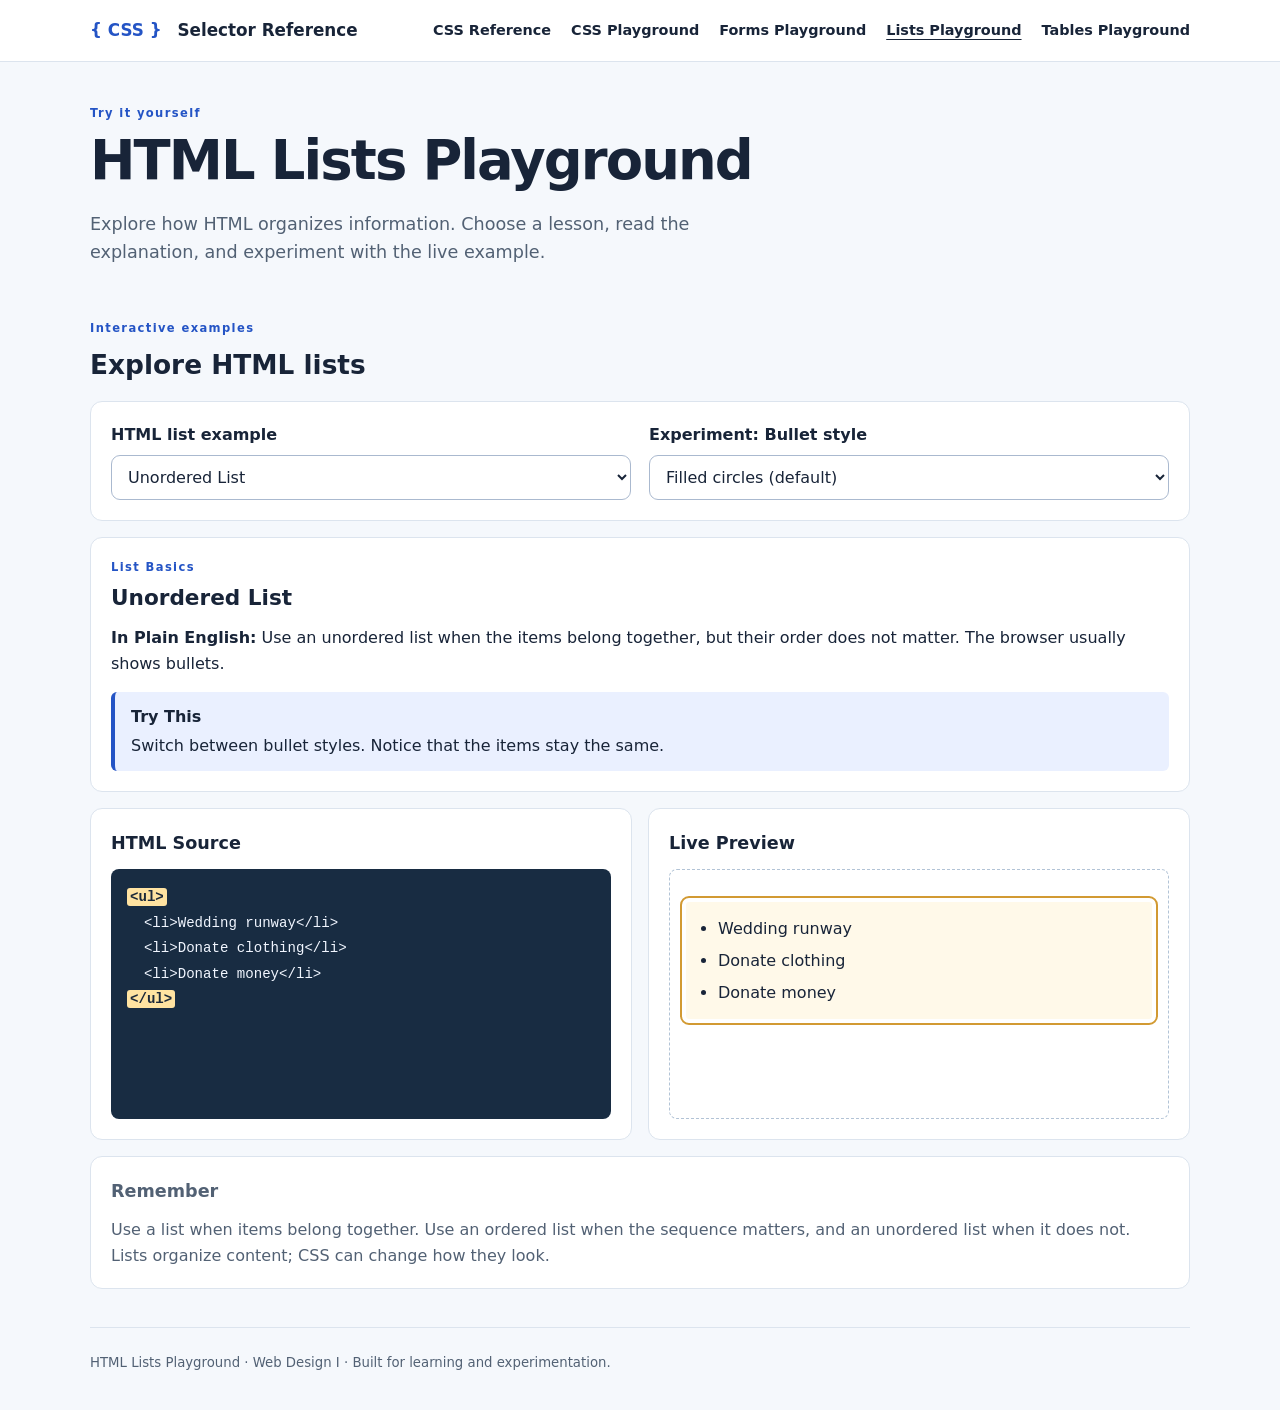
<file: lists-playground.html>
<!doctype html>
<html lang="en">
  <head>
    <meta charset="utf-8" />
    <meta name="viewport" content="width=device-width, initial-scale=1" />
    <meta name="description" content="Explore HTML lists through interactive examples." />
    <title>HTML Lists Playground | Web Design I</title>
    <link rel="stylesheet" href="css/styles.css" />
    <link rel="stylesheet" href="css/navigation.css" />
    <link rel="stylesheet" href="css/lists-playground.css" />
    <script src="js/lists-examples.js" defer></script>
    <script src="js/lists-playground.js" defer></script>
  </head>
  <body>
    <header class="site-header">
      <div class="container header-inner">
        <a class="brand" href="index.html">{ CSS } <span>Selector Reference</span></a>
        <nav class="site-nav" aria-label="Main navigation">
          <a href="index.html">CSS Reference</a>
          <a href="playground.html">CSS Playground</a>
          <a href="forms-playground.html">Forms Playground</a>
          <a href="lists-playground.html" aria-current="page">Lists Playground</a>
          <a href="tables-playground.html">Tables Playground</a>
        </nav>
      </div>
    </header>
    <main id="top" class="container">
      <section class="hero" aria-labelledby="page-title">
        <p class="eyebrow">Try it yourself</p>
        <h1 id="page-title">HTML Lists Playground</h1>
        <p class="lede">Explore how HTML organizes information. Choose a lesson, read the explanation, and experiment with the live example.</p>
      </section>
      <section class="playground" aria-labelledby="playground-heading">
        <div class="section-heading">
          <div>
            <p class="eyebrow">Interactive examples</p>
            <h2 id="playground-heading">Explore HTML lists</h2>
          </div>
        </div>
        <div class="lesson-picker">
          <div class="picker-grid">
            <div class="control">
              <label for="lesson-select">HTML list example</label
              ><select id="lesson-select"></select>
            </div>
            <div class="control">
              <label for="experiment-select">Experiment</label
              ><select id="experiment-select"></select>
            </div>
          </div>
        </div>
        <section class="lesson-intro" aria-live="polite" aria-atomic="true">
          <p class="eyebrow" id="lesson-category"></p>
          <h3 id="lesson-title"></h3>
          <p><strong>In Plain English:</strong> <span id="plain-english"></span></p>
          <div class="try-this">
            <h4>Try This</h4>
            <p id="try-this"></p>
          </div>
        </section>
        <div class="panels">
          <section class="panel" aria-labelledby="source-heading">
            <h3 id="source-heading">HTML Source</h3>
            <pre><code id="html-source"></code></pre>
          </section>
          <section class="panel" aria-labelledby="preview-heading">
            <h3 id="preview-heading">Live Preview</h3>
            <div id="live-preview" class="preview"></div>
          </section>
        </div>
        <aside class="teaching-note">
          <h3>Remember</h3>
          <p>Use a list when items belong together. Use an ordered list when the sequence matters, and an unordered list when it does not. Lists organize content; CSS can change how they look.</p>
        </aside>
      </section>
    </main>
    <footer class="container footer">HTML Lists Playground · Web Design I · Built for learning and experimentation.</footer>
  </body>
</html>
</file>
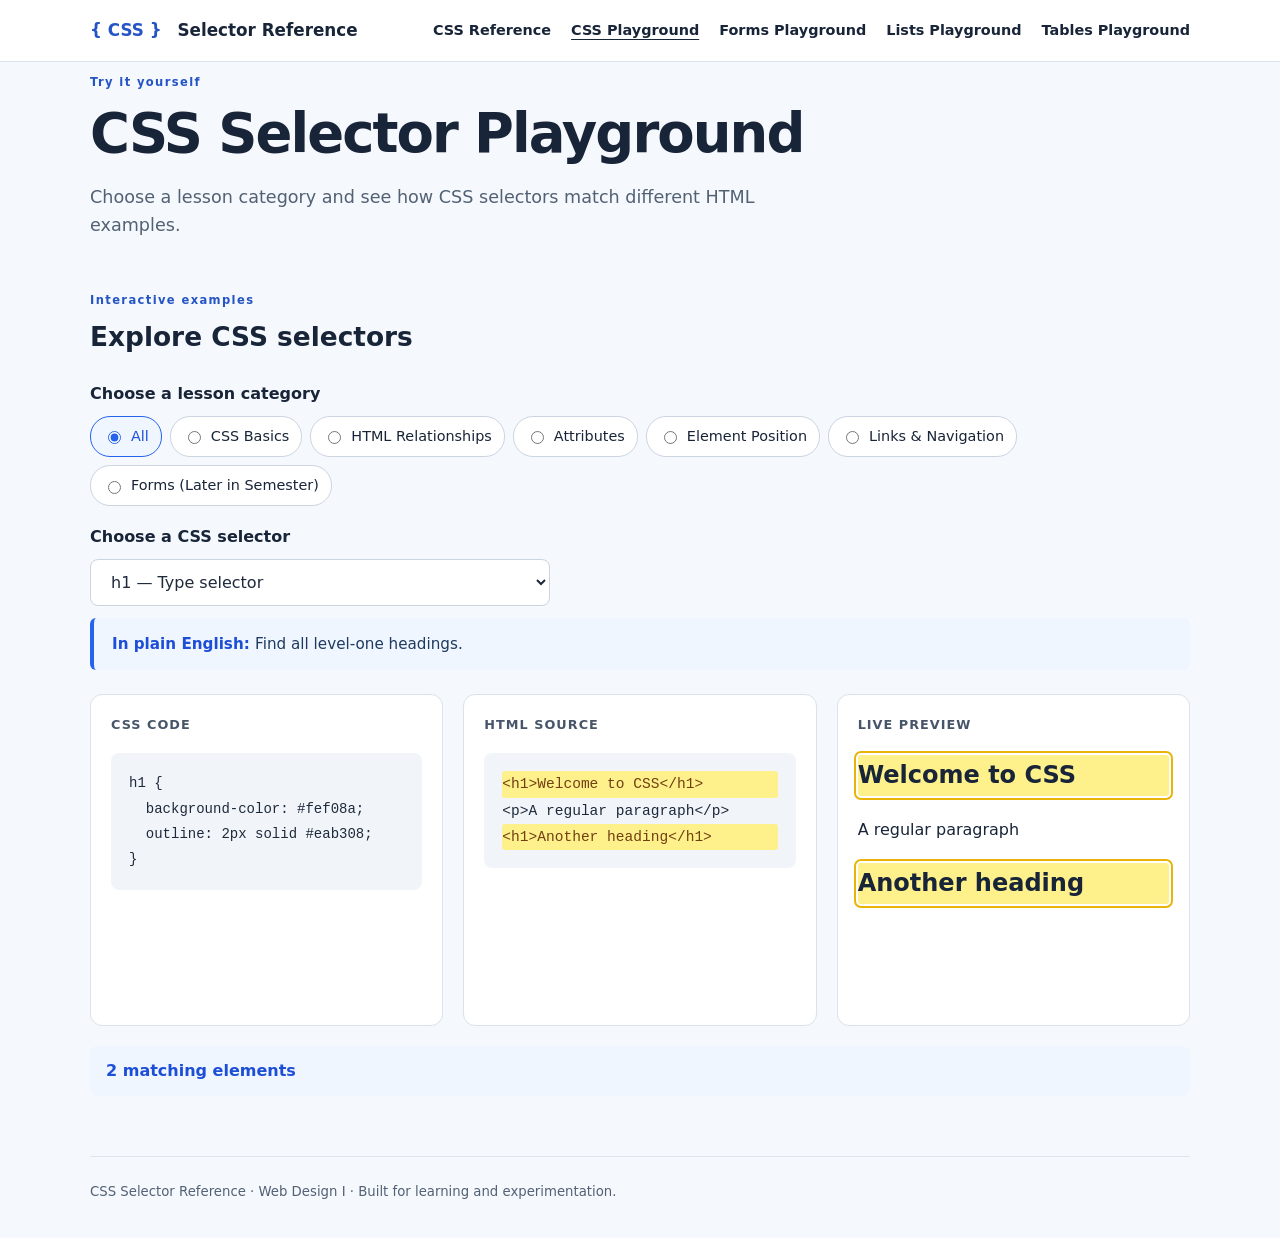
<file: playground.html>
<!doctype html>
<html lang="en">
  <head>
    <meta charset="utf-8" />
    <meta name="viewport" content="width=device-width, initial-scale=1" />
    <meta name="description" content="Explore CSS selectors, links, and interactive states in live HTML demonstrations." />
    <title>CSS Selector Playground | Web Design I</title>
    <link rel="stylesheet" href="css/styles.css" />
    <link rel="stylesheet" href="css/navigation.css" />
    <link rel="stylesheet" href="css/playground-phase1.css" />
  </head>
  <body>
    <header class="site-header">
      <div class="container header-inner">
        <a class="brand" href="index.html">{ CSS } <span>Selector Reference</span></a>
        <nav class="site-nav" aria-label="Main navigation">
          <a href="index.html">CSS Reference</a>
          <a href="playground.html" aria-current="page">CSS Playground</a>
          <a href="forms-playground.html">Forms Playground</a>
          <a href="lists-playground.html">Lists Playground</a>
          <a href="tables-playground.html">Tables Playground</a>
        </nav>
      </div>
    </header>
    <main id="top" class="container">
      <section class="hero" aria-labelledby="page-title">
        <p class="eyebrow">Try it yourself</p>
        <h1 id="page-title">CSS Selector Playground</h1>
        <p class="lede">Choose a lesson category and see how CSS selectors match different HTML examples.</p>
      </section>
      <section class="playground" aria-labelledby="playground-heading">
        <div class="section-heading">
          <div>
            <p class="eyebrow">Interactive examples</p>
            <h2 id="playground-heading">Explore CSS selectors</h2>
          </div>
        </div>
        <div id="selector-playground"></div>
      </section>
    </main>
    <footer class="container footer">CSS Selector Reference · Web Design I · Built for learning and experimentation.</footer>
    <script src="js/selectors.js" defer></script>
    <script src="js/playground-examples.js" defer></script>
    <script src="js/playground.js" defer></script>
  </body>
</html>
</file>
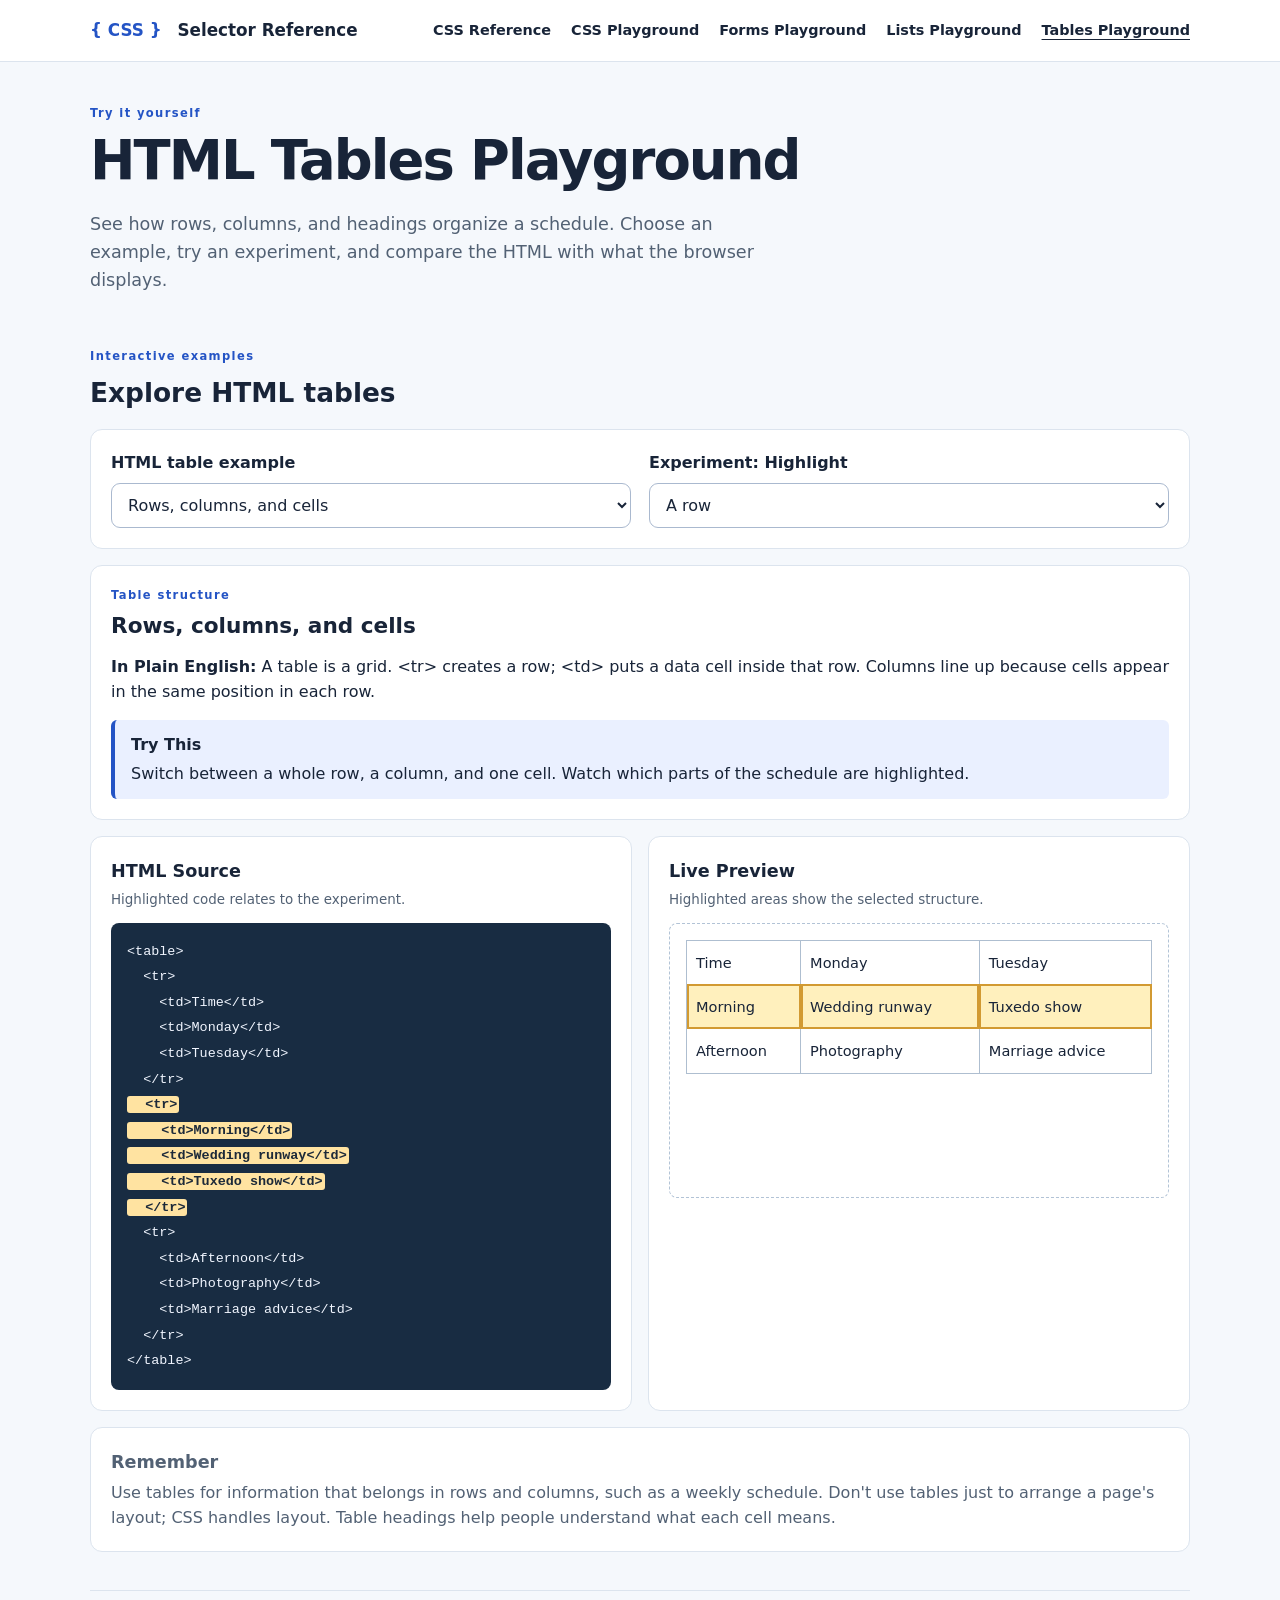
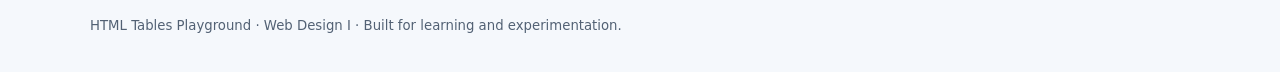
<file: tables-playground.html>
<!doctype html>
<html lang="en">
  <head>
    <meta charset="utf-8" />
    <meta name="viewport" content="width=device-width, initial-scale=1" />
    <meta name="description" content="Explore HTML tables through interactive examples." />
    <title>HTML Tables Playground | Web Design I</title>
    <link rel="stylesheet" href="css/styles.css" />
    <link rel="stylesheet" href="css/navigation.css" />
    <link rel="stylesheet" href="css/tables-playground.css" />
    <script src="js/tables-examples.js" defer></script>
    <script src="js/tables-playground.js" defer></script>
  </head>
  <body>
    <header class="site-header">
      <div class="container header-inner">
        <a class="brand" href="index.html">{ CSS } <span>Selector Reference</span></a>
        <nav class="site-nav" aria-label="Main navigation">
          <a href="index.html">CSS Reference</a>
          <a href="playground.html">CSS Playground</a>
          <a href="forms-playground.html">Forms Playground</a>
          <a href="lists-playground.html">Lists Playground</a>
          <a href="tables-playground.html" aria-current="page">Tables Playground</a>
        </nav>
      </div>
    </header>
    <main id="top" class="container">
      <section class="hero" aria-labelledby="page-title">
        <p class="eyebrow">Try it yourself</p>
        <h1 id="page-title">HTML Tables Playground</h1>
        <p class="lede">See how rows, columns, and headings organize a schedule. Choose an example, try an experiment, and compare the HTML with what the browser displays.</p>
      </section>
      <section class="playground" aria-labelledby="playground-heading">
        <div class="section-heading">
          <div>
            <p class="eyebrow">Interactive examples</p>
            <h2 id="playground-heading">Explore HTML tables</h2>
          </div>
        </div>
        <div class="lesson-picker">
          <div class="picker-grid">
            <div class="control">
              <label for="lesson-select">HTML table example</label
              ><select id="lesson-select"></select>
            </div>
            <div class="control">
              <label for="experiment-select" id="experiment-label">Experiment</label
              ><select id="experiment-select"></select>
            </div>
          </div>
        </div>
        <section class="lesson-intro" aria-live="polite" aria-atomic="true">
          <p class="eyebrow" id="lesson-category"></p>
          <h3 id="lesson-title"></h3>
          <p><strong>In Plain English:</strong> <span id="plain-english"></span></p>
          <div class="try-this">
            <h4>Try This</h4>
            <p id="try-this"></p>
          </div>
        </section>
        <div class="panels">
          <section class="panel" aria-labelledby="source-heading">
            <h3 id="source-heading">HTML Source</h3>
            <p class="panel-hint">Highlighted code relates to the experiment.</p>
            <pre><code id="html-source"></code></pre>
          </section>
          <section class="panel" aria-labelledby="preview-heading">
            <h3 id="preview-heading">Live Preview</h3>
            <p class="panel-hint">Highlighted areas show the selected structure.</p>
            <div id="live-preview" class="preview"></div>
          </section>
        </div>
        <aside class="teaching-note">
          <h3>Remember</h3>
          <p>Use tables for information that belongs in rows and columns, such as a weekly schedule. Don't use tables just to arrange a page's layout; CSS handles layout. Table headings help people understand what each cell means.</p>
        </aside>
      </section>
    </main>
    <footer class="container footer">HTML Tables Playground · Web Design I · Built for learning and experimentation.</footer>
  </body>
</html>
</file>
<file: css/styles.css>
:root {
  color-scheme: light;
  --ink: #182438;
  --muted: #526174;
  --line: #dce4ee;
  --paper: #f5f8fc;
  --white: #fff;
  --accent: #2454c5;
  --soft: #eaf0ff;
  --radius: 12px;
}
* {
  box-sizing: border-box;
}
html {
  scroll-behavior: smooth;
}
body {
  margin: 0;
  background: var(--paper);
  color: var(--ink);
  font: 16px/1.6 system-ui, -apple-system, Segoe UI, Arial, sans-serif;
}
.container {
  width: min(1100px, calc(100% - 40px));
  margin: auto;
}
.site-header {
  background: #fff;
  border-bottom: 1px solid var(--line);
}
.header-inner {
  display: flex;
  justify-content: space-between;
  align-items: center;
  gap: 16px;
  padding: 17px 0;
}
.brand {
  color: var(--accent);
  font-weight: 800;
  text-decoration: none;
  font-size: 1.05rem;
}
.brand span {
  color: var(--ink);
  margin-left: 10px;
}
.course,
.eyebrow {
  font-size: 0.72rem;
  font-weight: 800;
  letter-spacing: 0.12em;
  color: var(--accent);
}
/*
.hero {
  padding: 54px 0 35px;
}*/
.hero h1 {
  font-size: clamp(2.1rem, 5vw, 3.4rem);
  line-height: 1.14;
  margin: 8px 0 16px;
  letter-spacing: -0.035em;
}
.lede {
  max-width: 700px;
  color: var(--muted);
  font-size: 1.1rem;
}
.search-wrap {
  margin-top: 28px;
  max-width: 730px;
}
.search-wrap label {
  display: block;
  font-weight: 650;
  margin-bottom: 7px;
}
.search-wrap input {
  width: 100%;
  font: inherit;
  padding: 14px 16px;
  border: 1px solid #aab9cf;
  border-radius: 9px;
  background: #fff;
}
.search-wrap input:focus-visible,
a:focus-visible,
button:focus-visible {
  outline: 3px solid #81a8ff;
  outline-offset: 3px;
}
#result-count {
  display: block;
  font-size: 0.85rem;
  color: var(--muted);
  margin-top: 6px;
}
.vocabulary,
.reference {
  margin: 20px 0 40px;
}
.section-heading {
  display: flex;
  justify-content: space-between;
  align-items: center;
  gap: 16px;
  margin-bottom: 15px;
}
.section-heading h2 {
  font-size: 1.65rem;
  line-height: 1.2;
  margin: 5px 0;
}
.vocabulary > p {
  color: var(--muted);
  max-width: 780px;
}
.vocab-grid {
  display: grid;
  grid-template-columns: repeat(3, minmax(0, 1fr));
  gap: 12px;
}
.vocab-grid article,
.code-example,
.selector-card {
  background: #fff;
  border: 1px solid var(--line);
  border-radius: var(--radius);
}
.vocab-grid article {
  padding: 17px;
}
.vocab-grid h3 {
  margin: 0 0 5px;
  font-size: 1rem;
}
.vocab-grid p {
  margin: 0;
  color: var(--muted);
  font-size: 0.93rem;
}
.code-example {
  display: grid;
  grid-template-columns: 1fr 1fr;
  gap: 20px;
  padding: 20px;
  margin-top: 14px;
  align-items: center;
}
.code-example p {
  margin: 0;
  color: var(--muted);
}
.code-label,
.detail-label {
  display: block;
  font-size: 0.72rem;
  font-weight: 800;
  text-transform: uppercase;
  letter-spacing: 0.06em;
  color: var(--muted);
  margin-bottom: 6px;
}
pre {
  margin: 0;
  overflow-x: auto;
}
code,
.selector-code {
  font-family: ui-monospace, SFMono-Regular, Consolas, monospace;
}
pre code {
  font-size: 0.91rem;
}
p code {
  background: #edf2f9;
  border-radius: 4px;
  padding: 1px 4px;
}
.category-nav {
  display: flex;
  flex-wrap: wrap;
  gap: 8px;
  margin-bottom: 22px;
}
.category-nav a {
  font-size: 0.85rem;
  color: var(--accent);
  background: var(--white);
  border: 1px solid var(--line);
  padding: 7px 12px;
  border-radius: 100px;
  text-decoration: none;
}
.category-nav a:hover {
  background: var(--soft);
}
.category-section {
  margin: 0 0 31px;
  scroll-margin-top: 25px;
}
.category-title {
  font-size: 1.3rem;
  margin: 0 0 12px;
}
.selector-grid {
  display: grid;
  grid-template-columns: repeat(2, minmax(0, 1fr));
  gap: 12px;
}
.selector-card {
  padding: 20px;
  break-inside: avoid;
}
.selector-code {
  display: inline-block;
  color: #1d4bb4;
  background: #eaf0ff;
  border-radius: 7px;
  padding: 6px 10px;
  font-size: 1.08rem;
  font-weight: 750;
  overflow-wrap: anywhere;
}
.selector-card h4 {
  margin: 13px 0 7px;
  font-size: 1.06rem;
}
.selector-card p {
  margin: 8px 0;
  color: var(--muted);
  font-size: 0.94rem;
}
.selector-card p strong {
  color: var(--ink);
}
.selector-card .example {
  border-top: 1px solid var(--line);
  padding-top: 11px;
  margin-top: 13px;
}
.selector-card .example code {
  color: #1746ad;
  overflow-wrap: anywhere;
}
.print-button {
  font: inherit;
  font-size: 0.87rem;
  font-weight: 700;
  padding: 9px 14px;
  border: 1px solid #b5c3d8;
  background: white;
  border-radius: 8px;
  cursor: pointer;
  white-space: nowrap;
}
.print-button:hover {
  background: var(--soft);
}
.empty-message {
  padding: 24px;
  background: white;
  border-radius: 10px;
}
.footer {
  border-top: 1px solid var(--line);
  padding: 24px 0 36px;
  color: var(--muted);
  font-size: 0.83rem;
}
@media (max-width: 700px) {
  .vocab-grid {
    grid-template-columns: repeat(2, minmax(0, 1fr));
  }
  .selector-grid,
  .code-example {
    grid-template-columns: 1fr;
  }
  .hero {
    padding-top: 32px;
  }
  .section-heading {
    align-items: flex-start;
  }
  .course {
    display: none;
  }
}
@media (max-width: 430px) {
  .vocab-grid {
    grid-template-columns: 1fr;
  }
  .container {
    width: min(100% - 26px, 1100px);
  }
}
@media print {
  @page {
    margin: 12mm;
  }
  body {
    background: #fff;
    font-size: 10pt;
  }
  .site-header,
  .hero,
  .category-nav,
  .print-button,
  .footer {
    display: none !important;
  }
  .container {
    width: 100%;
  }
  .vocabulary,
  .reference {
    margin: 0 0 12px;
  }
  .vocab-grid {
    grid-template-columns: repeat(3, 1fr);
    gap: 6px;
  }
  .vocab-grid article,
  .selector-card {
    padding: 9px;
  }
  .selector-grid {
    grid-template-columns: repeat(2, 1fr);
    gap: 6px;
  }
  .category-section {
    break-before: auto;
  }
  .selector-card p {
    font-size: 9pt;
  }
  .selector-code {
    font-size: 10pt;
  }
  .section-heading h2 {
    font-size: 16pt;
  }
  .code-example {
    padding: 10px;
  }
}



/* Main navigation */

.site-nav {
  display: flex;
  align-items: center;
  gap: 20px;
}

.site-nav a {
  color: inherit;
  text-decoration: none;
  font-size: 0.9rem;
  font-weight: 600;
}

.site-nav a:hover,
.site-nav a:focus-visible {
  text-decoration: underline;
}

@media (max-width: 600px) {
  .site-nav {
    gap: 12px;
    flex-wrap: wrap;
  }

  .site-nav a {
    font-size: 0.8rem;
  }
}




/* =========================================
   CSS Selector Playground
========================================= */

.playground {
    margin: 40px 0 60px;
}

#selector-playground {
    margin-top: 24px;
}

/* Selector dropdown */

.playground-select {
    display: block;
    width: 100%;
    max-width: 460px;
    padding: 12px 16px;
    margin-bottom: 24px;
    border: 1px solid #cbd5e1;
    border-radius: 8px;
    background-color: #fff;
    color: #1e293b;
    font: inherit;
    font-size: 1rem;
}

/* Two-column layout */

.playground-panels {
    display: grid;
    grid-template-columns: repeat(3, minmax(0, 1fr));
    gap: 20px;
    align-items: stretch;
}

.playground-panel {
    min-width: 0;
    padding: 20px;
    border: 1px solid #dbe2ea;
    border-radius: 12px;
    background-color: #fff;
}

.playground-panel-title {
    margin: 0 0 18px;
    color: #475569;
    font-size: 0.8rem;
    font-weight: 800;
    letter-spacing: 0.08em;
}

/* HTML source */

.playground-source {
    margin: 0;
    padding: 18px;
    overflow-x: auto;
    border-radius: 8px;
    background-color: #f1f5f9;
    color: #1e293b;
    font-family: Consolas, Monaco, monospace;
    font-size: 0.875rem;
    line-height: 1.8;
    white-space: pre;
}

.playground-code-line {
    display: block;
    white-space: pre;
}

/* Highlight matching source lines */

.playground-source-match {
    background-color: #fef08a;
    color: #713f12;
    border-radius: 3px;
}

/* Live preview */

.playground-example {
    min-height: 250px;
    line-height: 1.7;
}

.playground-example p {
    margin: 10px 0;
}

.playground-example table {
    border-collapse: collapse;
}

.playground-example td {
    padding: 8px 12px;
    border: 1px solid #cbd5e1;
}

/* Highlight matched HTML elements */

.playground-match {
    background-color: #fef08a;
    outline: 2px solid #eab308;
    outline-offset: 2px;
    border-radius: 3px;
}

/* Match counter */

.playground-result {
    margin-top: 20px;
    padding: 12px 16px;
    border-radius: 8px;
    background-color: #eff6ff;
    color: #1d4ed8;
    font-weight: 700;
}

/* Responsive layout */

@media (max-width: 1000px) {
    .playground-panels {
        grid-template-columns: 1fr;
    }
}





/* Plain-English explanation in the playground */

.playground-explanation {
    margin: -8px 0 24px;
    padding: 14px 18px;
    background-color: #eff6ff;
    border-left: 4px solid #2563eb;
    border-radius: 6px;
    color: #1e3a5f;
    font-size: 0.95rem;
    line-height: 1.6;
}

.playground-explanation strong {
    color: #1d4ed8;
}
</file>
<file: css/navigation.css>
.site-nav { display:flex; align-items:center; gap:1.25rem; flex-wrap:wrap; }
.site-nav a { color:inherit; text-decoration:none; font-weight:600; font-size:.9rem; }
.site-nav a:hover, .site-nav a:focus-visible, .site-nav a[aria-current="page"] { text-decoration:underline; text-underline-offset:4px; }
@media(max-width:600px) { .site-nav { gap:.75rem; } .site-nav a { font-size:.8rem; } }
</file>
<file: css/final-review.css>
/* Final Exam Study Guide — page-specific styles only. */
.review-main { padding-bottom: 3rem; }
.review-hero { padding-bottom: 1.75rem; }
.review-intro-note { max-width: 48rem; color: #536174; font-size: .94rem; }
.review-categories, .review-section { margin-top: 2.2rem; }
.review-category-grid { display: grid; grid-template-columns: repeat(auto-fit, minmax(min(100%, 240px), 1fr)); gap: 1rem; margin-top: 1.1rem; }
.review-category-card { display: flex; flex-direction: column; gap: .5rem; padding: 1.25rem; border: 1px solid #d9e1e9; border-radius: 14px; background: #fff; color: #172a3e; text-decoration: none; box-shadow: 0 2px 9px rgba(19, 42, 67, .045); }
.review-category-card[href]:hover { border-color: #2779a7; box-shadow: 0 6px 20px rgba(19, 42, 67, .12); transform: translateY(-2px); }
.review-category-card[href]:focus-visible { outline: 3px solid #2779a7; outline-offset: 3px; }
.review-category-card h3 { margin: .1rem 0 0; font-size: 1.08rem; }
.review-category-card p { margin: 0; font-size: .92rem; line-height: 1.55; color: #526175; flex: 1; }
.review-category-icon { display: inline-flex; align-items: center; justify-content: center; width: 2.5rem; height: 2.5rem; background: #eaf4fa; border-radius: 10px; color: #175e86; font-weight: 800; font-size: 1.1rem; }
.review-category-status { margin-top: .45rem; color: #12618e; font-weight: 700; font-size: .85rem; }
.review-category-card--pending { background: #f8fafc; }
.review-category-card--pending .review-category-status { color: #657287; }
.review-section { border-top: 1px solid #d9e1e9; padding-top: 2rem; scroll-margin-top: 1.5rem; }
.review-section-heading { display: flex; justify-content: space-between; gap: 1.5rem; align-items: start; margin-bottom: 1.25rem; }
.review-section-heading h2 { margin: .2rem 0 .5rem; }
.review-section-heading p:not(.eyebrow) { margin: 0; max-width: 48rem; color: #526175; }
.review-back-link, .review-section-end a { white-space: nowrap; font-weight: 700; color: #12618e; }
.review-study-grid { display: grid; grid-template-columns: repeat(2, minmax(0, 1fr)); gap: 1rem; align-items: stretch; }
.review-study-card { min-width: 0; display: flex; flex-direction: column; gap: .8rem; background: #fff; border: 1px solid #d9e1e9; border-radius: 14px; padding: 1.3rem; }
.review-study-card h3 { margin: 0; font-size: 1.2rem; line-height: 1.3; }
.review-study-card p { margin: 0; line-height: 1.58; }
.review-card-kicker { text-transform: uppercase; letter-spacing: .075em; font-size: .74rem; font-weight: 800; color: #1c6b91; }
.review-visual { background: #f4f7fa; border: 1px solid #e1e8ef; border-radius: 10px; padding: 1rem; }
.review-visual-label { font-size: .76rem; letter-spacing: .04em; text-transform: uppercase; font-weight: 800; color: #526175; margin-bottom: .5rem !important; }
.review-visual pre { margin: .4rem 0 0; padding: .8rem; overflow-x: auto; background: #17283b; color: #f4f7fb; border-radius: 8px; line-height: 1.5; font-size: .84rem; white-space: pre; }
.review-visual pre code { color: inherit; background: transparent; padding: 0; }
.review-study-card :not(pre) > code { padding: .1em .3em; background: #eaf0f5; border-radius: 4px; overflow-wrap: anywhere; }
.review-rendered { background: #fff; padding: .65rem .8rem; border: 1px dashed #b9c8d7; margin-top: .65rem; border-radius: 7px; }
.review-rendered p { margin: 0; }
.review-visual-caption { margin-top: .7rem !important; font-size: .84rem; color: #526175; }
.review-list-comparison { display: grid; grid-template-columns: repeat(2, minmax(0,1fr)); gap: .7rem; }
.review-list-comparison > div { background: white; border-radius: 8px; padding: .75rem; }
.review-list-comparison ol, .review-list-comparison ul { margin: .4rem 0 0; padding-left: 1.35rem; }
.review-remember { margin-top: auto !important; padding: .8rem .9rem; background: #fff7e8; border-left: 4px solid #d69b37; border-radius: 5px; font-size: .9rem; }
.review-section-end { display: flex; justify-content: space-between; gap: 1rem; flex-wrap: wrap; padding: 1.2rem 0; }
.review-section-end p { margin: 0; color: #526175; }
@media (max-width: 760px) { .review-study-grid { grid-template-columns: 1fr; } .review-section-heading { flex-direction: column; gap: .75rem; } }
@media (prefers-reduced-motion: no-preference) { .review-category-card[href] { transition: transform .15s ease, border-color .15s ease, box-shadow .15s ease; } }
@media print { .site-header, .review-categories, .review-back-link, .review-section-end, .footer { display: none !important; } .review-main { max-width: none; } .review-study-grid { display: block; } .review-study-card { break-inside: avoid; page-break-inside: avoid; margin-bottom: 1rem; box-shadow: none; } .review-visual pre { white-space: pre-wrap; overflow-wrap: anywhere; } .review-section { border-top: 0; } }


/* CSS Fundamentals illustrations — scoped to the new review cards. */
.review-visual-label--spaced { margin-top: 1rem !important; }
.review-box-margin, .review-box-border, .review-box-padding { text-align: center; padding: .65rem; border-radius: 6px; font-size: .78rem; font-weight: 700; }
.review-box-margin { background: #f5dfaa; color: #664c13; }
.review-box-border { background: #a7c8e7; color: #163d60; border: 3px solid #2d679c; }
.review-box-padding { background: #d9edc9; color: #315a27; }
.review-box-content { background: white; padding: .85rem .3rem; border-radius: 4px; color: #263647; }
.review-clockwise { position: relative; min-height: 174px; margin-top: .8rem; background: #e5eef8; border-radius: 8px; font-size: .78rem; font-weight: 700; color: #234763; }
.review-clockwise span { position: absolute; }
.review-clock-top { top: 10px; left: 50%; transform: translateX(-50%); }
.review-clock-right { right: 8px; top: 50%; transform: translateY(-50%); }
.review-clock-bottom { bottom: 10px; left: 50%; transform: translateX(-50%); }
.review-clock-left { left: 8px; top: 50%; transform: translateY(-50%); }
.review-clock-center { position: absolute; inset: 44px 31%; display: grid; place-items: center; background: white; border: 2px solid #6c9fc7; border-radius: 6px; font-size: .72rem; }
.review-position-stage { position: relative; min-height: 112px; margin: .5rem 0 1rem; }
.review-position-original, .review-position-shifted { width: 175px; max-width: 75%; padding: .75rem; border-radius: 7px; font-size: .82rem; }
.review-position-original { border: 2px dashed #8b9fb2; color: #4e6276; }
.review-position-shifted { position: absolute; top: 24px; left: 24px; background: #c5e4f7; border: 2px solid #2879a7; color: #164d6d; font-weight: 700; }
.review-stack-stage { position: relative; height: 125px; margin: .5rem 0 .8rem; }
.review-stack-back, .review-stack-front { position: absolute; width: 145px; height: 85px; padding: .8rem; border-radius: 8px; font-size: .82rem; font-weight: 700; }
.review-stack-back { top: 3px; left: 12%; background: #c8dfc0; color: #2c552b; z-index: 1; }
.review-stack-front { top: 35px; left: 32%; background: #bdd9f6; color: #1b4e7b; border: 2px solid #3b7eb4; z-index: 2; }
.review-alpha-grid { display: grid; grid-template-columns: repeat(4, minmax(0,1fr)); gap: .55rem; margin: .5rem 0 .9rem; }
.review-alpha-grid > div { text-align: center; font-size: .78rem; }
.review-alpha-grid span { display: block; height: 62px; border-radius: 6px; border: 1px solid #c6d2de; background-image: linear-gradient(45deg,#fff 25%,#eee 25%,#eee 50%,#fff 50%,#fff 75%,#eee 75%); }
.review-alpha-grid small { display: block; margin-top: .3rem; }
@media print { .review-box-margin, .review-box-border, .review-box-padding, .review-clockwise, .review-position-shifted, .review-stack-back, .review-stack-front, .review-alpha-grid span { print-color-adjust: exact; -webkit-print-color-adjust: exact; } }


/* Forms & Inputs — static illustrations for the study guide. */
.review-form-example { margin: .4rem 0 0; padding: .75rem .85rem; border: 1px solid #cbd9e5; border-radius: 8px; background: #fff; }
.review-form-example legend { padding: 0 .3rem; color: #41546a; font-size: .82rem; font-weight: 700; }
.review-form-example label { display: block; margin: .45rem 0; font-size: .9rem; }
.review-form-example input { accent-color: #246f9c; margin-right: .4rem; }
.review-form-example input:disabled { opacity: 1; }
.review-select-comparison { display: grid; grid-template-columns: repeat(2,minmax(0,1fr)); gap: .8rem; margin: .5rem 0 .9rem; }
.review-select-comparison > div { min-width: 0; display: flex; flex-direction: column; gap: .5rem; font-size: .85rem; }
.review-select-comparison select, .review-field-demo input { width: 100%; max-width: 100%; border: 1px solid #9db1c4; border-radius: 6px; padding: .5rem; font: inherit; color: #263647; background: #fff; opacity: 1; }
.review-select-comparison select:disabled { opacity: 1; color: #263647; background: #fff; }
.review-field-demo { margin: .5rem 0 .8rem; }
.review-field-demo label { display: block; font-size: .85rem; font-weight: 700; margin-bottom: .4rem; }
.review-field-demo input:disabled { background: #e4e9ee; color: #536174; opacity: 1; }
.review-field-demo input[readonly] { background: #fff; }
.review-comparison-scroll { overflow-x: auto; }
.review-compare-table { border-collapse: collapse; width: 100%; min-width: 300px; background: #fff; font-size: .83rem; }
.review-compare-table th, .review-compare-table td { padding: .65rem .5rem; border-bottom: 1px solid #d9e1e9; text-align: left; }
.review-compare-table thead th { background: #e7f0f7; color: #234763; }
.review-compare-table tbody th { font-weight: 600; }
@media (max-width: 450px) { .review-select-comparison { grid-template-columns: 1fr; } }


/* Images & Design — static, responsive study-guide illustrations. */
.review-ratio-grid { display: grid; grid-template-columns: repeat(2,minmax(0,1fr)); gap: 1rem; align-items: end; }
.review-ratio-grid > div { min-width: 0; text-align: center; }
.review-ratio-box { aspect-ratio: 16 / 9; display: grid; place-items: center; margin-inline: auto; border: 2px solid #2b779f; border-radius: 7px; background: linear-gradient(135deg,#d9ecf6,#9bcbe1); color: #194b67; font-weight: 800; }
.review-ratio-box--large { width: 100%; } .review-ratio-box--small { width: 68%; }
.review-ratio-grid small { display: block; margin-top: .4rem; color: #526175; }
.review-image-checks { display: grid; gap: .5rem; }
.review-image-checks > div { display: flex; justify-content: space-between; gap: .8rem; align-items: baseline; padding: .65rem .75rem; border-radius: 7px; background: #fff; border: 1px solid #dbe4ec; font-size: .86rem; }
.review-image-checks span { text-align: right; color: #526175; }
.review-resize-comparison { display: grid; grid-template-columns: repeat(2,minmax(0,1fr)); gap: .75rem; }
.review-resize-comparison > div { min-width: 0; display: flex; flex-direction: column; gap: .4rem; font-size: .84rem; }
.review-resize-comparison small { color: #526175; line-height: 1.45; }
.review-resize-icon { display: grid; place-items: center; min-height: 88px; padding: .5rem; text-align: center; border-radius: 7px; font-size: .85rem; font-weight: 800; }
.review-resize-icon--heavy { background: #f8dfcf; color: #7a3d22; border: 2px solid #ce8d65; }
.review-resize-icon--ready { background: #d7ebdf; color: #235f40; border: 2px solid #65a381; }
.review-alt-demo { position: relative; width: 100%; max-width: 280px; height: 124px; margin: .3rem auto .75rem; overflow: hidden; border-radius: 8px; background: linear-gradient(#b6dff4 0 73%,#86b889 73%); }
.review-alt-roof { position: absolute; width: 155px; height: 20px; top: 40px; left: 50%; transform: translateX(-50%); background: #386e99; clip-path: polygon(50% 0,100% 100%,0 100%); }
.review-alt-building { position: absolute; display: flex; align-items: end; justify-content: space-around; padding: 12px 10px 0; width: 135px; height: 66px; top: 60px; left: 50%; transform: translateX(-50%); background: #f1e8d8; border: 2px solid #a49a8b; }
.review-alt-building i { display: block; width: 23px; height: 31px; background: #73a6c7; border: 2px solid #557b97; }
.review-alt-ground { position: absolute; height: 5px; bottom: 0; left: 0; right: 0; background: #56895c; }
.review-moodboard { display: grid; grid-template-columns: 1.25fr 1fr; grid-template-rows: 96px 76px; gap: .55rem; }
.review-moodboard > div { min-width: 0; border-radius: 7px; overflow: hidden; }
.review-mood-hero { display: flex; flex-direction: column; justify-content: end; gap: .15rem; padding: .8rem; background: linear-gradient(140deg,#2b5c69,#6da79d); color: #fff; }
.review-mood-hero span { font-size: 1.15rem; font-weight: 800; } .review-mood-hero small { font-size: .65rem; letter-spacing: .12em; }
.review-mood-type { display: flex; flex-direction: column; justify-content: center; align-items: center; background: #f0e5d5; color: #394e50; font-size: 2rem; font-family: Georgia,serif; }
.review-mood-type span { font-family: inherit; font-size: .75rem; }
.review-mood-pattern { background: repeating-linear-gradient(45deg,#d8e8e2 0 12px,#8db9af 12px 20px,#f0e5d5 20px 28px); }
.review-mood-swatches { display: flex; gap: .25rem; padding: .5rem; background: #fff; }
.review-mood-swatches span { flex: 1; border-radius: 4px; background: #285965; } .review-mood-swatches span:nth-child(2) { background: #79a99c; } .review-mood-swatches span:nth-child(3) { background: #e4c78f; } .review-mood-swatches span:nth-child(4) { background: #eadfd0; }
.review-color-palette { display: grid; grid-template-columns: 3fr 1.2fr .8fr; gap: .4rem; min-height: 115px; }
.review-color-palette > div { display: flex; flex-direction: column; align-items: center; justify-content: center; padding: .4rem; border-radius: 7px; font-size: .75rem; font-weight: 800; text-align: center; overflow-wrap: anywhere; }
.review-color-palette small { margin-top: .2rem; font-size: .65rem; font-weight: 500; }
.review-color-dominant { background: #24658a; color: #fff; } .review-color-support { background: #c5dfed; color: #1b4660; } .review-color-accent { background: #e6ad4d; color: #59390d; }
@media (max-width: 450px) { .review-image-checks > div { flex-direction: column; gap: .15rem; } .review-image-checks span { text-align: left; } }
@media print { .review-ratio-box, .review-resize-icon, .review-alt-demo, .review-moodboard > div, .review-mood-swatches span, .review-color-palette > div { print-color-adjust: exact; -webkit-print-color-adjust: exact; } }


/* Responsive Design — static, fluid illustrations. */
.review-devices { display:flex; align-items:end; justify-content:center; gap:1.2rem; margin:.5rem 0 1rem; }
.review-device { min-width:0; padding:.55rem; border:3px solid #54748e; border-radius:9px; background:#fff; text-align:center; color:#38556b; font-size:.73rem; font-weight:700; }
.review-device--desktop { width:65%; } .review-device--mobile { width:25%; min-width:78px; }
.review-device-bars { display:grid; grid-template-columns:repeat(3,minmax(0,1fr)); gap:.35rem; margin-top:.5rem; }
.review-device-bars i { display:block; height:50px; background:#9bcbe1; border:1px solid #4e96bb; border-radius:4px; }
.review-device--mobile .review-device-bars { grid-template-columns:1fr; gap:.25rem; }
.review-device--mobile .review-device-bars i { height:20px; }
.review-breakpoint-visual, .review-bootstrap-compare { display:grid; grid-template-columns:repeat(2,minmax(0,1fr)); gap:.75rem; margin:.4rem 0 .9rem; }
.review-breakpoint-visual > div, .review-bootstrap-compare > div { min-width:0; font-size:.78rem; color:#34546b; }
.review-breakpoint-visual strong, .review-bootstrap-compare strong { display:block; margin-bottom:.45rem; }
.review-breakpoint-pair, .review-breakpoint-stack, .review-bootstrap-wide, .review-bootstrap-narrow { display:grid; gap:.3rem; min-height:76px; padding:.45rem; border:1px solid #c5d6e4; border-radius:6px; background:#fff; }
.review-breakpoint-pair, .review-bootstrap-wide { grid-template-columns:repeat(2,minmax(0,1fr)); }
.review-breakpoint-stack, .review-bootstrap-narrow { grid-template-columns:1fr; }
.review-breakpoint-pair i, .review-breakpoint-stack i { display:block; min-height:24px; background:#b8d7ea; border:1px solid #5490b7; border-radius:4px; }
.review-twelve-grid { display:grid; grid-template-columns:repeat(12,minmax(0,1fr)); gap:3px; margin:.4rem 0 1rem; }
.review-twelve-grid i { height:40px; min-width:0; background:#a9cce3; border:1px solid #5d97bc; border-radius:3px; }
.review-grid-examples { display:grid; gap:.65rem; margin-bottom:1rem; font-size:.8rem; }
.review-grid-examples strong { display:block; margin-bottom:.3rem; }
.review-grid-halves, .review-grid-thirds { display:grid; gap:.3rem; }
.review-grid-halves { grid-template-columns:repeat(2,minmax(0,1fr)); } .review-grid-thirds { grid-template-columns:repeat(3,minmax(0,1fr)); }
.review-grid-halves i, .review-grid-thirds i, .review-bootstrap-wide i, .review-bootstrap-narrow i { display:grid; place-items:center; min-width:0; min-height:34px; border:1px solid #4b8eb4; border-radius:4px; background:#b9d9eb; color:#1d4f6d; font-style:normal; font-size:.78rem; font-weight:700; }
@media (max-width:450px) { .review-devices { gap:.55rem; } .review-device--desktop { width:66%; } .review-device--mobile { width:30%; min-width:65px; } .review-breakpoint-visual, .review-bootstrap-compare { gap:.45rem; } }
@media print { .review-device-bars i, .review-breakpoint-pair i, .review-breakpoint-stack i, .review-twelve-grid i, .review-grid-halves i, .review-grid-thirds i, .review-bootstrap-wide i, .review-bootstrap-narrow i { print-color-adjust:exact; -webkit-print-color-adjust:exact; } }


/* Development Tools: illustrated study cards */
.review-cdn-diagram { padding: .8rem .3rem .3rem; text-align:center; }
.review-cdn-source { display:inline-flex; flex-direction:column; padding:.7rem 1.5rem; border:2px solid #386ca7; border-radius:12px; background:#eaf3ff; color:#173c67; font-weight:800; }
.review-cdn-source small,.review-git-flow small,.review-deploy-flow small { display:block; font-weight:400; font-size:.75rem; margin-top:.25rem; }
.review-cdn-arrows { display:flex; justify-content:space-around; max-width:360px; margin:.15rem auto; color:#52769b; font-size:1.65rem; }
.review-cdn-people { display:grid; grid-template-columns:repeat(3,minmax(0,1fr)); gap:.5rem; }
.review-cdn-people span { border:1px solid #c9d9e8; background:#fff; padding:.55rem .2rem; border-radius:8px; font-size:.8rem; font-weight:700; text-align:center; }
.review-git-flow { display:flex; align-items:stretch; gap:.45rem; }
.review-git-flow > div { flex:1; min-width:0; padding:.75rem .35rem; border:1px solid #c6d6e6; border-radius:10px; background:#edf4fb; text-align:center; font-size:.82rem; }
.review-git-flow > span { align-self:center; color:#52769b; font-size:1.25rem; }
.review-deploy-flow { display:grid; grid-template-columns:repeat(3,minmax(0,1fr)); gap:.5rem; }
.review-deploy-flow > div { border:1px solid #bfcfe0; background:#edf4fb; border-radius:10px; padding:.7rem .5rem; text-align:center; font-size:.8rem; }
.review-deploy-flow > div > span { display:block; width:1.6rem; height:1.6rem; margin:0 auto .4rem; border-radius:50%; background:#245e9d; color:white; line-height:1.6rem; font-weight:700; }
.review-deploy-flow strong { display:block; }
.review-validation { border:1px solid #cad7e3; border-radius:10px; background:white; overflow:hidden; }
.review-validation-top { padding:.7rem .85rem; background:#e9f4ee; color:#225f3f; display:flex; gap:.6rem; align-items:center; }
.review-validation-row { display:flex; gap:.7rem; align-items:flex-start; padding:.7rem .85rem; border-top:1px solid #e2e9ef; }
.review-validation-row small { display:block; margin-top:.2rem; color:#536579; }
.review-validation-warning,.review-validation-ok { width:1.35rem; height:1.35rem; border-radius:50%; text-align:center; flex:none; font-weight:800; }
.review-validation-warning { background:#fff0d1; color:#855700; }.review-validation-ok { background:#e3f3e8; color:#23623c; }
.review-error-quote { padding:1rem; border:1px solid #c8d8e8; border-radius:10px; text-align:center; background:#fff; font-size:1.1rem; font-weight:700; }
.review-error-quote mark { background:#ffdfb5; color:#7c3300; border-radius:3px; padding:0 .12rem; }
.review-error-pair { display:grid; grid-template-columns:repeat(2,minmax(0,1fr)); gap:.65rem; margin-top:.7rem; }
.review-error-pair > div { min-width:0; border:1px solid #c9d7e4; border-radius:10px; padding:.75rem; background:#f8fbff; }
.review-error-pair strong { display:block; margin-bottom:.35rem; }
.review-error-pair p { margin:0; font-size:.88rem; }
.review-error-pair pre { margin:.35rem 0; overflow-x:auto; white-space:pre-wrap; overflow-wrap:anywhere; font-size:.78rem; }
.review-error-pair small { color:#536579; }
.review-ready-flow { display:flex; justify-content:space-between; align-items:center; gap:.3rem; margin:.45rem 0 .8rem; }
.review-ready-flow span:nth-child(odd) { flex:1; text-align:center; padding:.7rem .25rem; background:#eaf3ff; border:1px solid #c4d7ec; border-radius:8px; font-size:.82rem; font-weight:700; }
.review-ready-flow span:nth-child(even) { color:#52769b; }
@media (max-width:520px) { .review-git-flow { gap:.25rem; }.review-git-flow > div { font-size:.7rem; padding:.55rem .15rem; }.review-deploy-flow { gap:.3rem; }.review-deploy-flow > div { padding:.5rem .2rem; font-size:.7rem; }.review-error-pair { grid-template-columns:1fr; } }


/* Web Design & Usability — concise visual comparisons. */
.review-tagline-comparison { display:grid; gap:.7rem; }
.review-tagline-example { background:#fff; border:1px solid #d4dfe9; border-radius:9px; padding:.8rem; }
.review-tagline-example--clear { border-color:#70a68a; background:#f2faf5; }
.review-tagline-header { display:flex; gap:.5rem; align-items:center; color:#243f57; }
.review-tagline-logo { display:grid; place-items:center; width:1.8rem; height:1.8rem; border-radius:6px; background:#d9e9f5; color:#28658b; }
.review-tagline-line { font-size:.9rem; font-weight:700; margin:.45rem 0 .25rem !important; }
.review-tagline-example small { display:block; color:#526175; line-height:1.45; }
.review-team-opinions { display:grid; grid-template-columns:repeat(3,minmax(0,1fr)); gap:.4rem; }
.review-team-opinions span { display:grid; place-items:center; min-height:70px; border:1px solid #cbd9e5; border-radius:8px; padding:.45rem; background:white; font-size:.75rem; font-weight:700; text-align:center; color:#3e566b; }
.review-team-arrow { text-align:center; font-size:1.6rem; line-height:1.4; color:#5482a1; }
.review-team-visitor { padding:.8rem; border:2px solid #609a79; border-radius:9px; background:#e7f5eb; text-align:center; color:#255d3b; }
.review-team-visitor strong,.review-team-visitor small { display:block; }
.review-team-visitor small { margin-top:.3rem; line-height:1.45; }
@media(max-width:420px) { .review-team-opinions { grid-template-columns:1fr; }.review-team-opinions span { min-height:0; } }
@media print { .review-tagline-example,.review-team-opinions span,.review-team-visitor { print-color-adjust:exact; -webkit-print-color-adjust:exact; } }
</file>
<file: css/forms-playground.css>
/* Independent Forms Playground styles. Existing CSS pages are unaffected. */
.forms-lab { margin: 2rem 0 4rem; }
.forms-controls { display: grid; gap: .5rem; max-width: 34rem; margin: 1.5rem 0; }
.forms-controls label { font-weight: 700; }
.forms-controls select { padding: .7rem; border: 1px solid #7b8794; border-radius: .35rem; background: white; color: #182536; font: inherit; }
.forms-explanation { margin: 1rem 0; line-height: 1.65; }
.forms-try { border-left: 4px solid #0033a0; padding: .75rem 1rem; background: #f0f5ff; margin: 1.25rem 0; }
.forms-try h3 { margin: 0 0 .4rem; font-size: 1rem; }
.forms-try p { margin: 0; }
.forms-panels { display: grid; grid-template-columns: repeat(2, minmax(0, 1fr)); gap: 1rem; }
.forms-panel { border: 1px solid #cbd5e1; border-radius: .6rem; padding: 1.2rem; min-width: 0; }
.forms-panel h3 { margin: 0 0 1rem; font-size: .9rem; letter-spacing: .04em; }
.forms-panel pre { overflow-x: auto; background: #f5f7fa; padding: 1rem; border-radius: .35rem; white-space: pre; line-height: 1.65; }
.forms-panel code { font-size: .9rem; }
#forms-preview form, #forms-preview { display: grid; gap: .8rem; align-content: start; }
#forms-preview label { display: block; font-weight: 600; margin-top: .4rem; }
#forms-preview input:not([type="color"]), #forms-preview textarea { box-sizing: border-box; width: 100%; max-width: 26rem; padding: .65rem; border: 1px solid #7b8794; border-radius: .35rem; font: inherit; }
#forms-preview input[type="color"] { width: 5rem; height: 3rem; }
#forms-preview button { justify-self: start; padding: .65rem 1.2rem; border: 0; border-radius: .35rem; background: #0033a0; color: white; font: inherit; cursor: pointer; }
#forms-preview :focus-visible, .forms-controls :focus-visible { outline: 3px solid #e8a100; outline-offset: 3px; }
#forms-status { margin: .75rem 0 0; font-weight: 600; }
#forms-status:empty { display: none; }
.forms-note { color: #526173; font-size: .9rem; margin-top: 1rem; }
@media (max-width: 750px) { .forms-panels { grid-template-columns: 1fr; } }

/* Phase 2: preserve native radio and checkbox sizing, and style grouped controls. */
#forms-preview input[type="radio"],
#forms-preview input[type="checkbox"] { width: auto; max-width: none; padding: 0; margin: 0 .4rem 0 0; accent-color: #0033a0; }
#forms-preview fieldset { min-width: 0; border: 1px solid #9ca9bb; border-radius: .4rem; padding: .75rem 1rem 1rem; }
#forms-preview legend { font-weight: 700; padding: 0 .35rem; }
#forms-preview fieldset label { display: flex; align-items: center; gap: .15rem; margin: .65rem 0; font-weight: 400; }
#forms-preview select { box-sizing: border-box; width: 100%; max-width: 26rem; padding: .65rem; border: 1px solid #7b8794; border-radius: .35rem; background: #fff; font: inherit; }
#forms-preview input[type="file"] { max-width: 100%; }

/* Phase 3: simulated submissions and native-validation comparison. */
.forms-test-controls { display: flex; flex-wrap: wrap; gap: .85rem; align-items: center; margin-top: 1.25rem; padding-top: 1rem; border-top: 1px solid #cbd5e1; }
.forms-test-controls .forms-novalidate-label { display: flex !important; align-items: center; gap: .5rem; font-weight: 500 !important; margin: 0 !important; }
#forms-preview .forms-test-controls input[type="checkbox"] { width: auto; }
#forms-test-submit, #forms-success-dialog button { padding: .65rem 1rem; border: 0; border-radius: .35rem; background: #0033a0; color: #fff; font: inherit; cursor: pointer; }
#forms-success-dialog { border: 1px solid #9ca9bb; border-radius: .7rem; padding: 1.5rem; max-width: min(30rem, 90vw); box-shadow: 0 14px 48px #0003; }
#forms-success-dialog::backdrop { background: #0008; }
#forms-success-dialog h2 { margin-top: 0; }
#forms-success-dialog :focus-visible, #forms-test-submit:focus-visible { outline: 3px solid #e8a100; outline-offset: 3px; }
</file>
<file: css/lists-playground.css>
/* Lists Playground additions to shared styles.css and navigation.css */
.hero{padding:42px 0 24px}
.hero .eyebrow{margin:0}
.playground{margin:0 0 38px}
.lesson-picker,.lesson-intro,.panel,.teaching-note{background:var(--white);border:1px solid var(--line);border-radius:var(--radius);padding:20px;margin-bottom:16px}
.picker-grid{display:grid;grid-template-columns:repeat(2,minmax(0,1fr));gap:18px}
.control{min-width:0}
.control label{display:block;font-weight:700;margin-bottom:7px}
.control select{width:100%;min-width:0;padding:11px 12px;font:inherit;border:1px solid #aab9cf;border-radius:9px;background:#fff;color:var(--ink)}
.control select:focus-visible{outline:3px solid #81a8ff;outline-offset:3px}
.lesson-intro .eyebrow{margin:0 0 5px}
.lesson-intro h3{font-size:1.35rem;margin:0 0 10px}
.lesson-intro p{margin:8px 0}
.try-this{margin-top:15px;padding:12px 16px;background:var(--soft);border-left:4px solid var(--accent);border-radius:6px}
.try-this h4{margin:0 0 4px;font-size:1rem}
.try-this p{margin:0}
.panels{display:grid;grid-template-columns:repeat(2,minmax(0,1fr));gap:16px;align-items:stretch}
.panel{min-width:0;margin:0}
.panel h3,.teaching-note h3{font-size:1.1rem;margin:0 0 12px}
.panel pre{padding:16px;min-height:250px;border-radius:8px;background:#182c42;color:#f1f6ff;overflow:auto;line-height:1.6}
.panel pre code{font-size:.88rem;white-space:pre}
.preview{min-height:250px;padding:16px;border:1px dashed #b2c3d6;border-radius:8px;background:white}
.preview ul,.preview ol{padding-left:2rem}
.preview li{margin:.4rem 0}
.preview dl{margin:1rem 0}
.preview dt{font-weight:700}
.preview dd{margin:0 0 .75rem 1.5rem}
.outer-list-tag{background:#ffe3a1;color:#1c2939;border-radius:3px;padding:1px 3px;font-weight:750}
.preview .outer-list-preview{outline:2px solid #d29a32;outline-offset:4px;border-radius:3px;background:#fff9e9;padding-top:.45rem;padding-bottom:.45rem;padding-right:.5rem}
.teaching-note{margin-top:16px;color:var(--muted)}
.teaching-note p{margin:0}
@media(max-width:760px){.panels{grid-template-columns:1fr}}
@media(max-width:600px){.picker-grid{grid-template-columns:1fr}.hero{padding-top:30px}}
@media print{.lesson-picker{display:none}.panels{grid-template-columns:1fr}.panel{break-inside:avoid}.hero{display:block}}

/* Highlight the selected <li> tags and their matching rendered items. */
.list-item-tag{background:#ffe3a1;color:#1c2939;border-radius:3px;padding:1px 3px;font-weight:750}
.preview li.list-item-preview{background:#e3f5ff;outline:2px solid #388db8;outline-offset:2px;border-radius:3px;padding:.15rem .35rem}
</file>
<file: css/playground-phase1.css>
/* Additive styling: keep your existing css/styles.css and navigation.css */
.playground-filter-label { display:block; margin: 18px 0 9px; font-weight:700; }
.playground-filters { display:flex; flex-wrap:wrap; gap:8px; }
.playground-filter { display:inline-flex; align-items:center; gap:7px; padding:8px 12px; border:1px solid #cbd5e1; border-radius:20px; cursor:pointer; font-size:.9rem; background:#fff; }
.playground-filter:has(input:checked) { background:#eff6ff; border-color:#2563eb; color:#1d4ed8; }
.playground-filter input { accent-color:#2563eb; }
.playground-select { margin-bottom:12px; }
.playground-explanation { margin:0 0 24px; padding:14px 18px; background:#eff6ff; border-left:4px solid #2563eb; border-radius:6px; color:#1e3a5f; line-height:1.6; }
.playground-panels { display:grid; grid-template-columns:repeat(3,minmax(0,1fr)); gap:20px; align-items:stretch; }
.playground-code-line { display:block; white-space:pre; }
.playground-source { white-space:pre; overflow-x:auto; }
.playground-source-match { background:#fef08a; color:#713f12; }
.playground-match { background:#fef08a; outline:2px solid #eab308; outline-offset:2px; }
@media(max-width:1000px) { .playground-panels { grid-template-columns:1fr; } }

/* Link demonstrations: preserve recognizable link behavior. */
.playground-example a { display:inline-block; margin:6px 12px 6px 0; padding:4px 6px; border-radius:3px; text-decoration:underline; }
.playground-example a:focus-visible { outline-offset:3px; }
</file>
<file: css/tables-playground.css>
/* Dedicated additions; shared visual foundation comes from styles.css and navigation.css */
.hero{padding:42px 0 24px}.hero .eyebrow{margin:0}.playground{margin:0 0 38px}
.lesson-picker,.lesson-intro,.panel,.teaching-note{background:var(--white);border:1px solid var(--line);border-radius:var(--radius);padding:20px;margin-bottom:16px}
.picker-grid{display:grid;grid-template-columns:repeat(2,minmax(0,1fr));gap:18px}.control{min-width:0}
.control label{display:block;font-weight:700;margin-bottom:7px}.control select{width:100%;min-width:0;padding:11px 12px;font:inherit;border:1px solid #aab9cf;border-radius:9px;background:#fff;color:var(--ink)}
.control select:focus-visible{outline:3px solid #81a8ff;outline-offset:3px}.lesson-intro .eyebrow{margin:0 0 5px}.lesson-intro h3{font-size:1.35rem;margin:0 0 10px}.lesson-intro p{margin:8px 0}
.try-this{margin-top:15px;padding:12px 16px;background:var(--soft);border-left:4px solid var(--accent);border-radius:6px}.try-this h4{margin:0 0 4px;font-size:1rem}.try-this p{margin:0}
.panels{display:grid;grid-template-columns:repeat(2,minmax(0,1fr));gap:16px;align-items:stretch}.panel{min-width:0;margin:0}.panel h3,.teaching-note h3{font-size:1.1rem;margin:0 0 4px}.panel-hint{font-size:.84rem;color:var(--muted);margin:0 0 12px}
.panel pre{padding:16px;min-height:275px;border-radius:8px;background:#182c42;color:#f1f6ff;overflow:auto;line-height:1.6}.panel pre code{font-size:.84rem;white-space:pre}
.source-highlight{background:#ffe3a1;color:#1c2939;border-radius:3px;padding:1px 2px;font-weight:750}
.preview{min-height:275px;padding:16px;border:1px dashed #b2c3d6;border-radius:8px;background:white;overflow-x:auto}
.preview table{border-collapse:collapse;width:100%;min-width:320px;font-size:.91rem}.preview th,.preview td{border:1px solid #aebed0;padding:10px 9px;text-align:left;vertical-align:top}.preview th{background:#eaf0ff;font-weight:700}.preview caption{font-weight:700;text-align:left;margin-bottom:10px}.preview tfoot{background:#f1f5fa}
.preview .focus-cell{background:#fff0bd!important;outline:2px solid #d29a32;outline-offset:-2px}.preview .focus-section{box-shadow:inset 0 0 0 3px #d29a32}.preview caption.focus-caption{background:#fff0bd;outline:2px solid #d29a32}
.teaching-note{margin-top:16px;color:var(--muted)}.teaching-note p{margin:0}
@media(max-width:760px){.panels{grid-template-columns:1fr}}@media(max-width:600px){.picker-grid{grid-template-columns:1fr}.hero{padding-top:30px}}
@media print{.lesson-picker{display:none}.panels{grid-template-columns:1fr}.panel{break-inside:avoid}}
</file>
